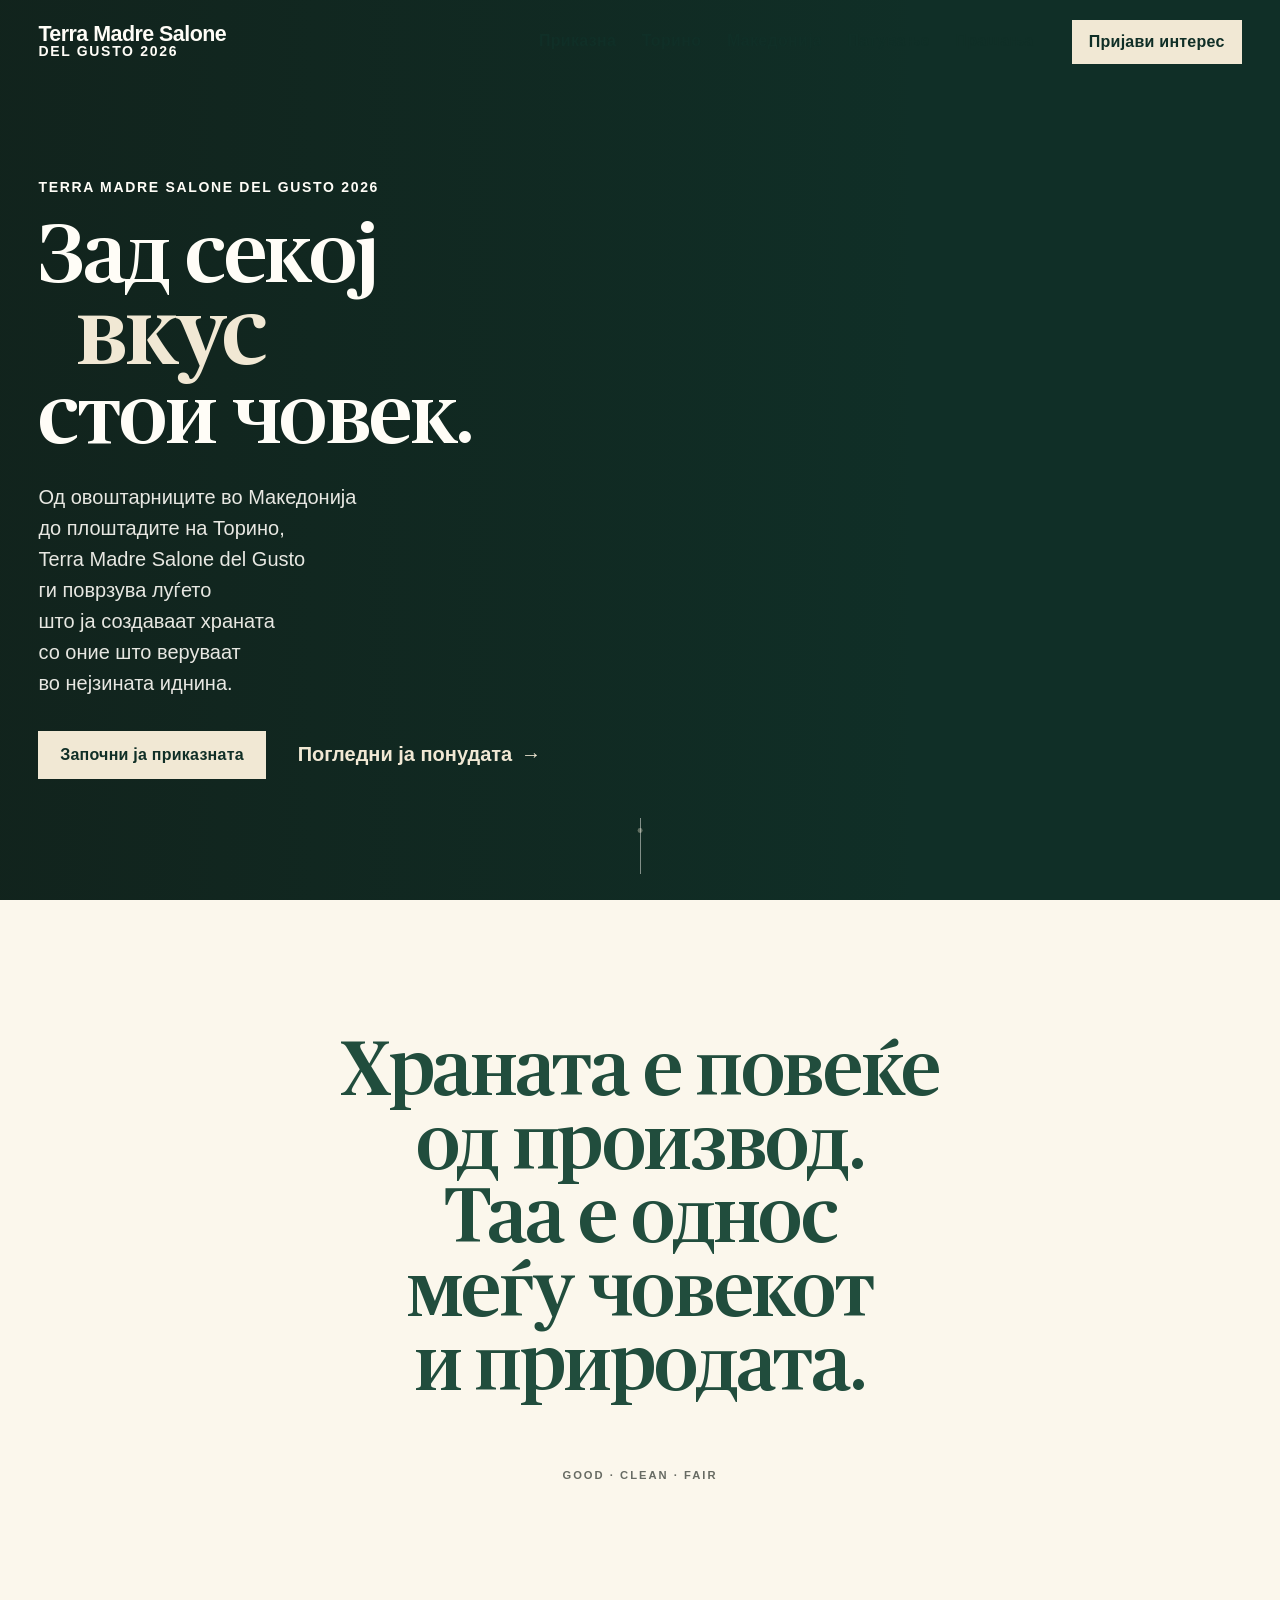
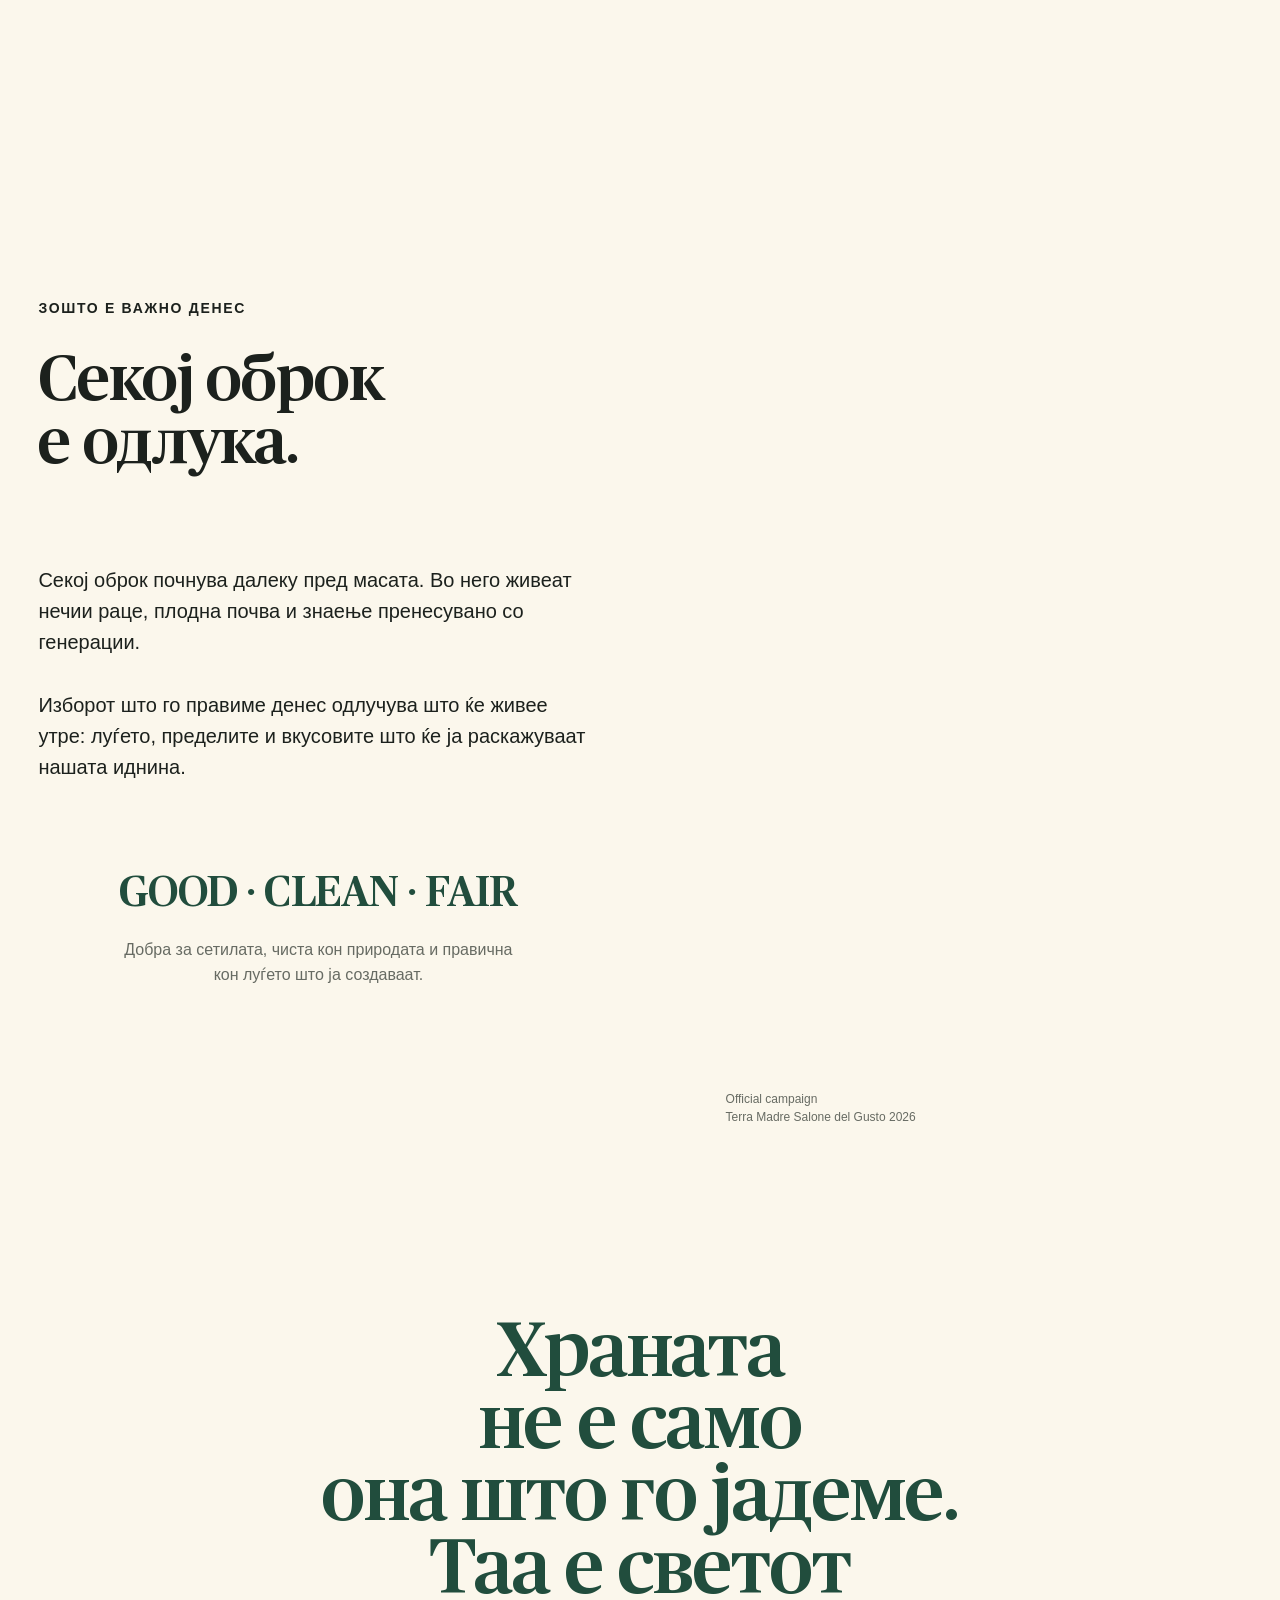
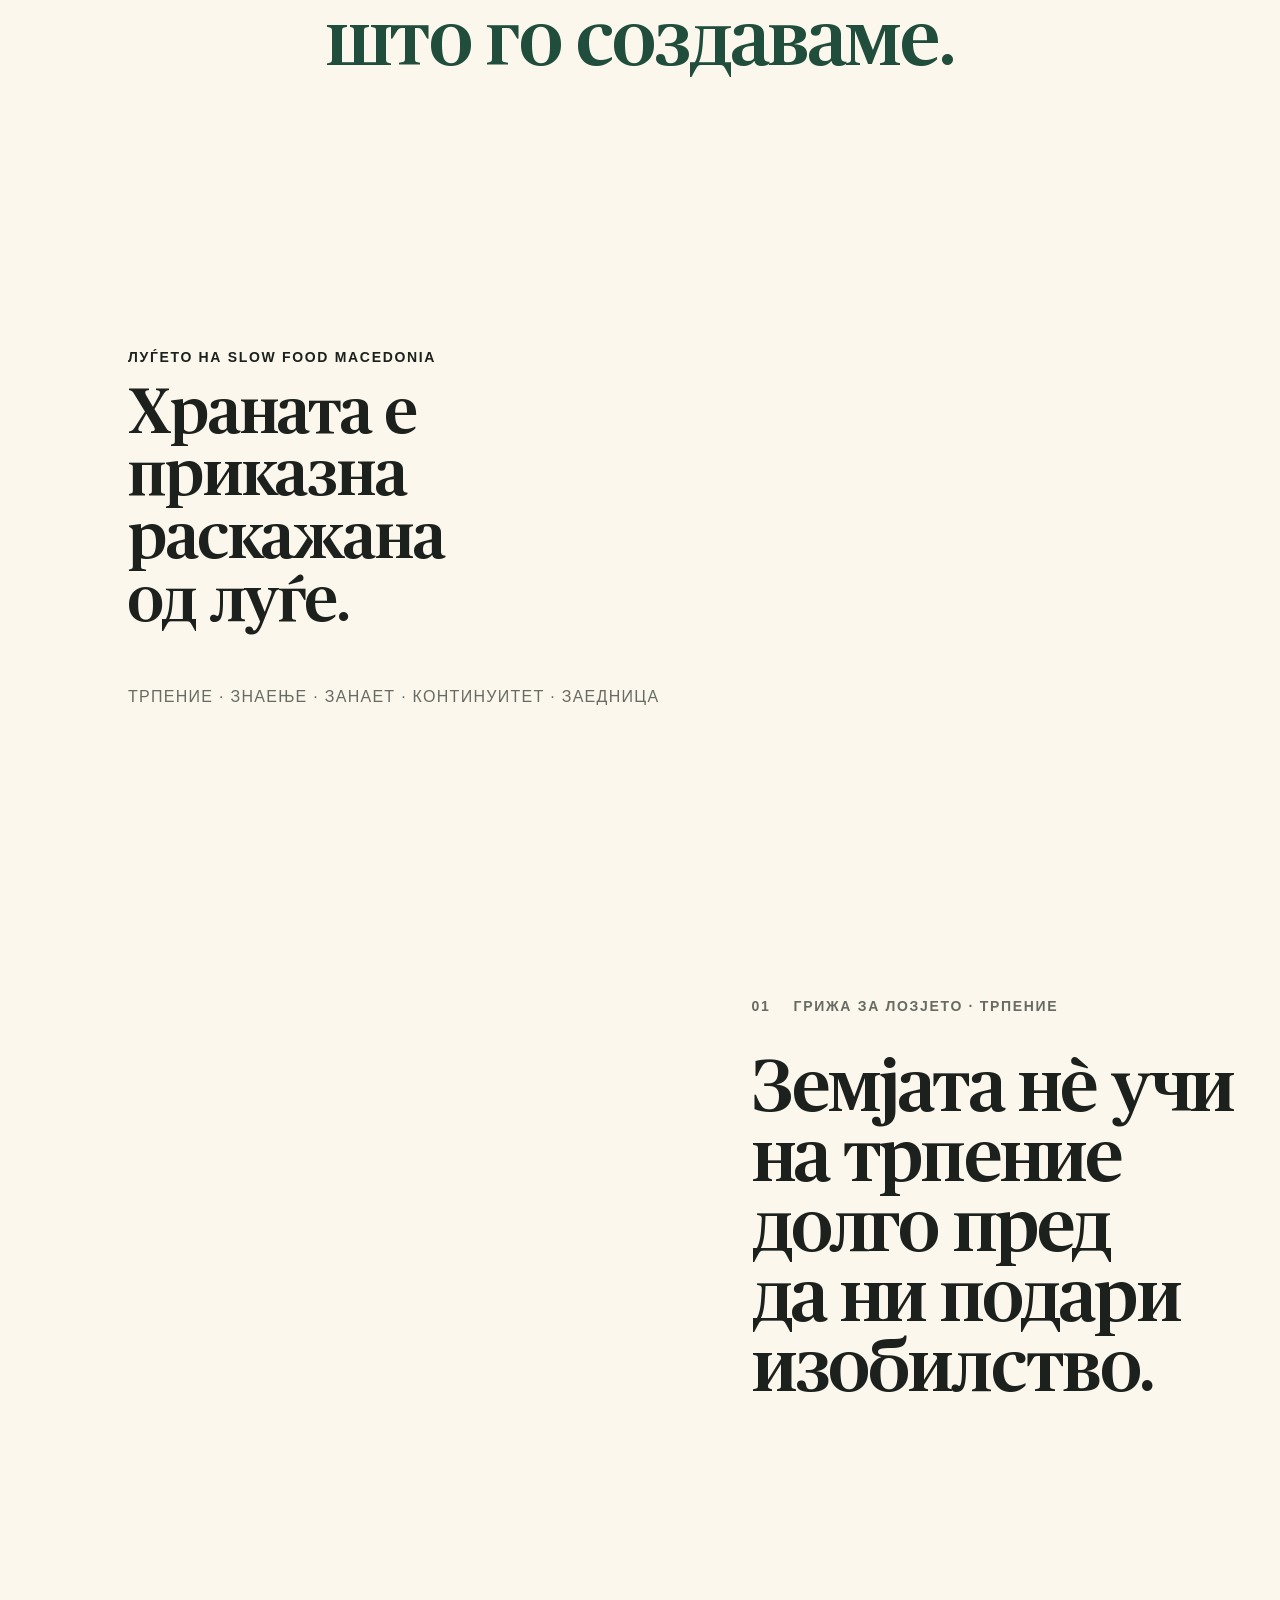
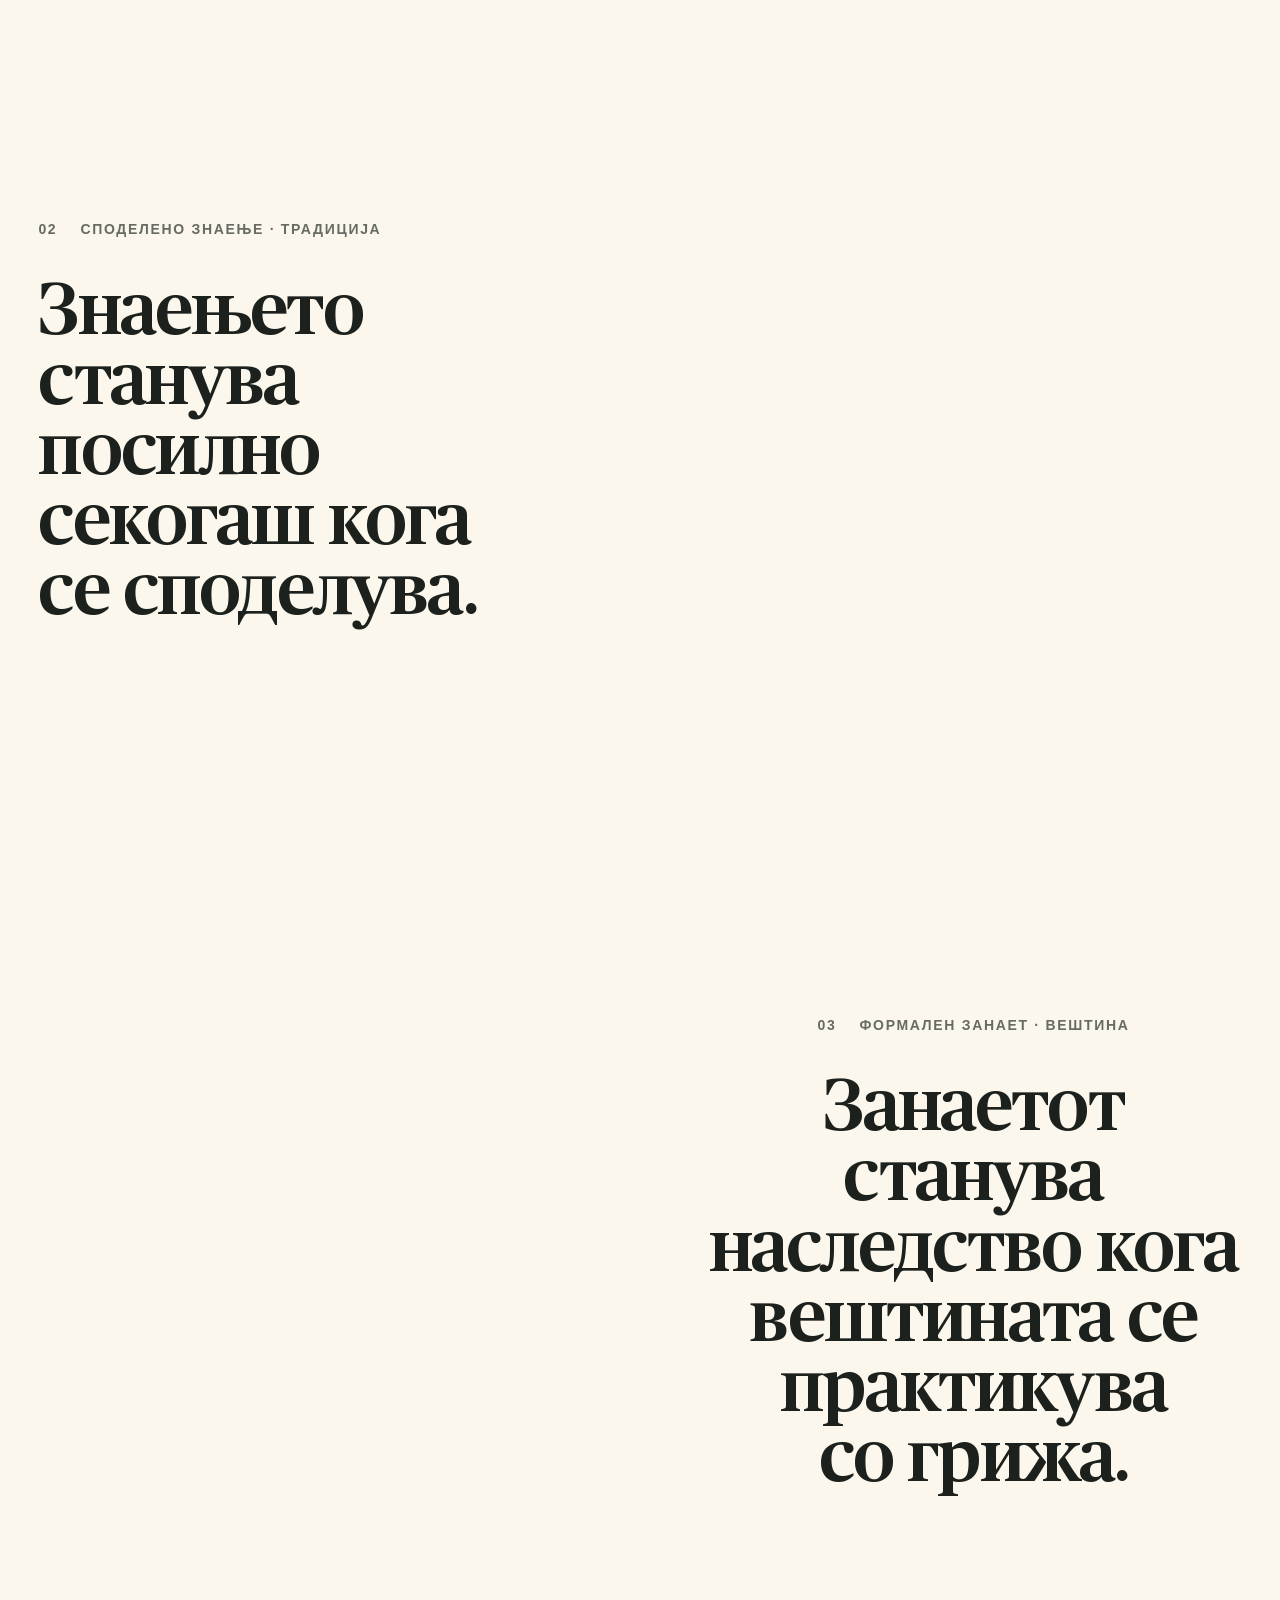
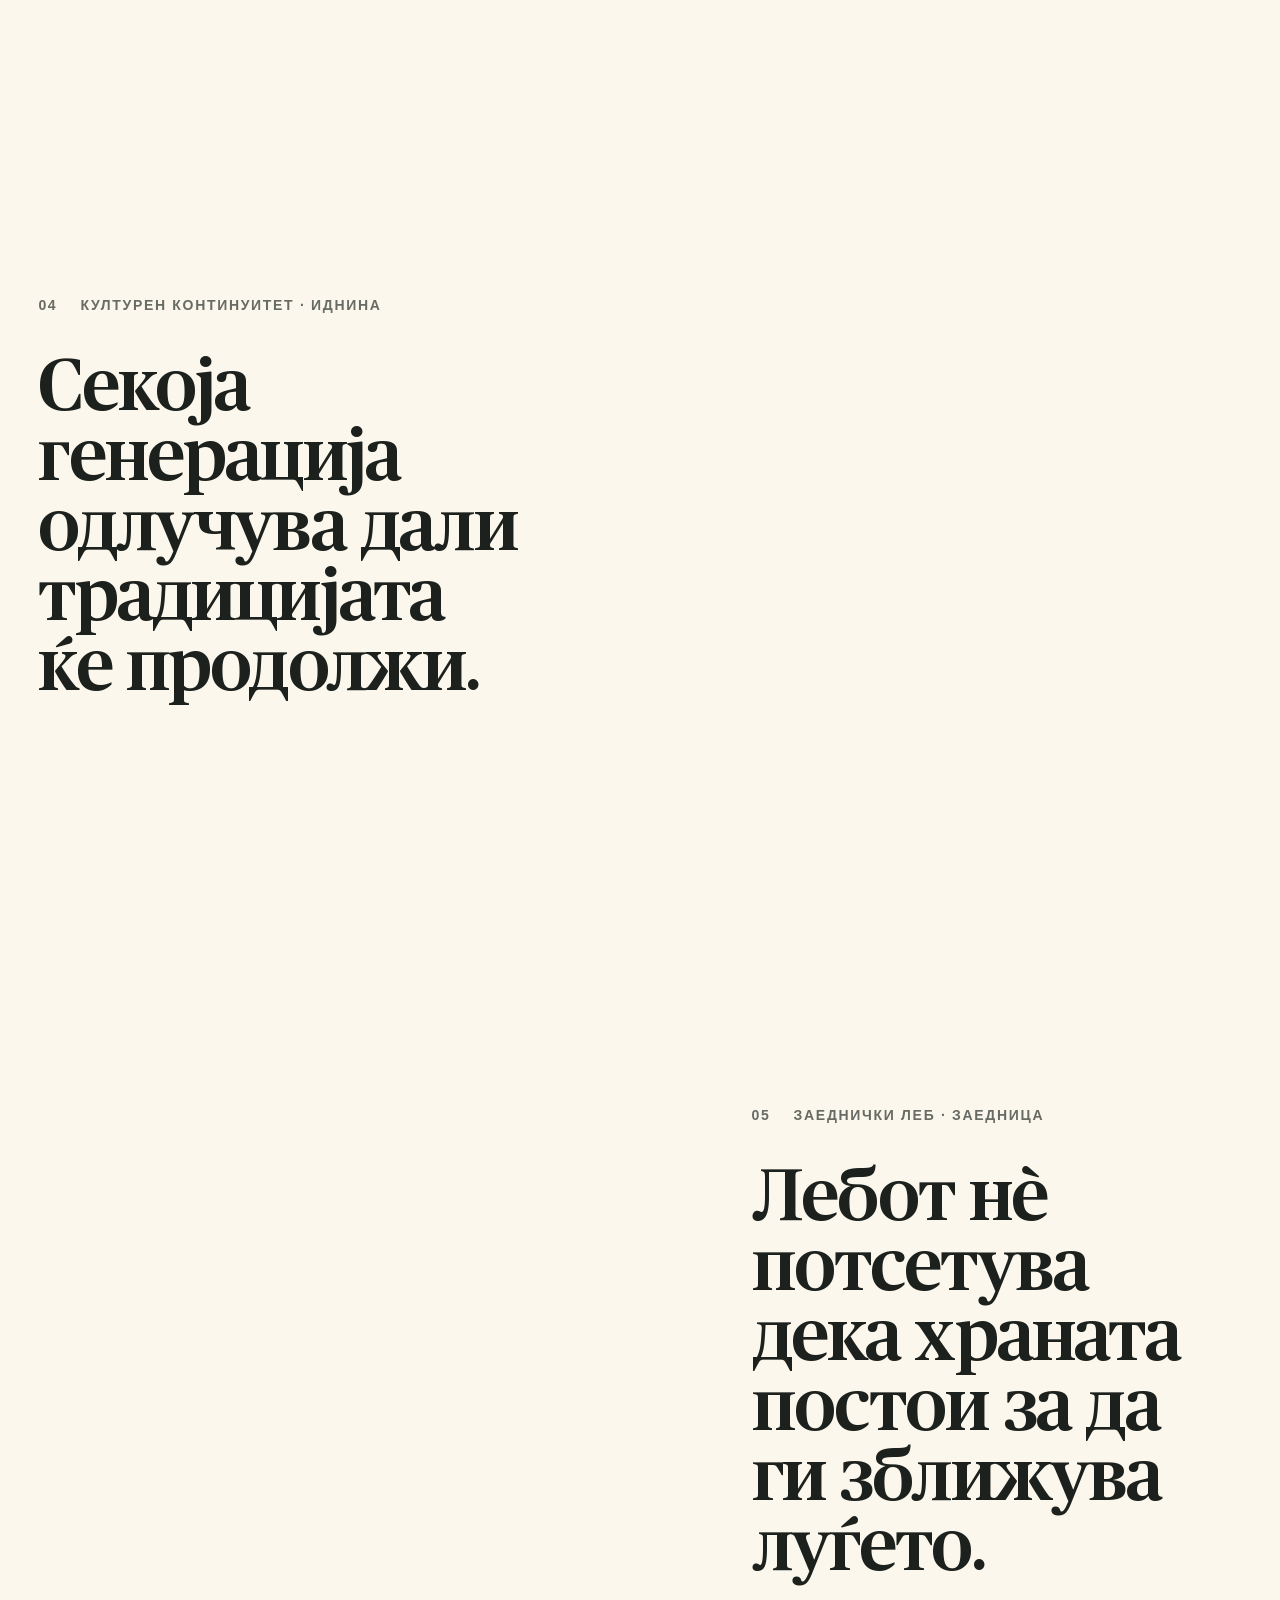
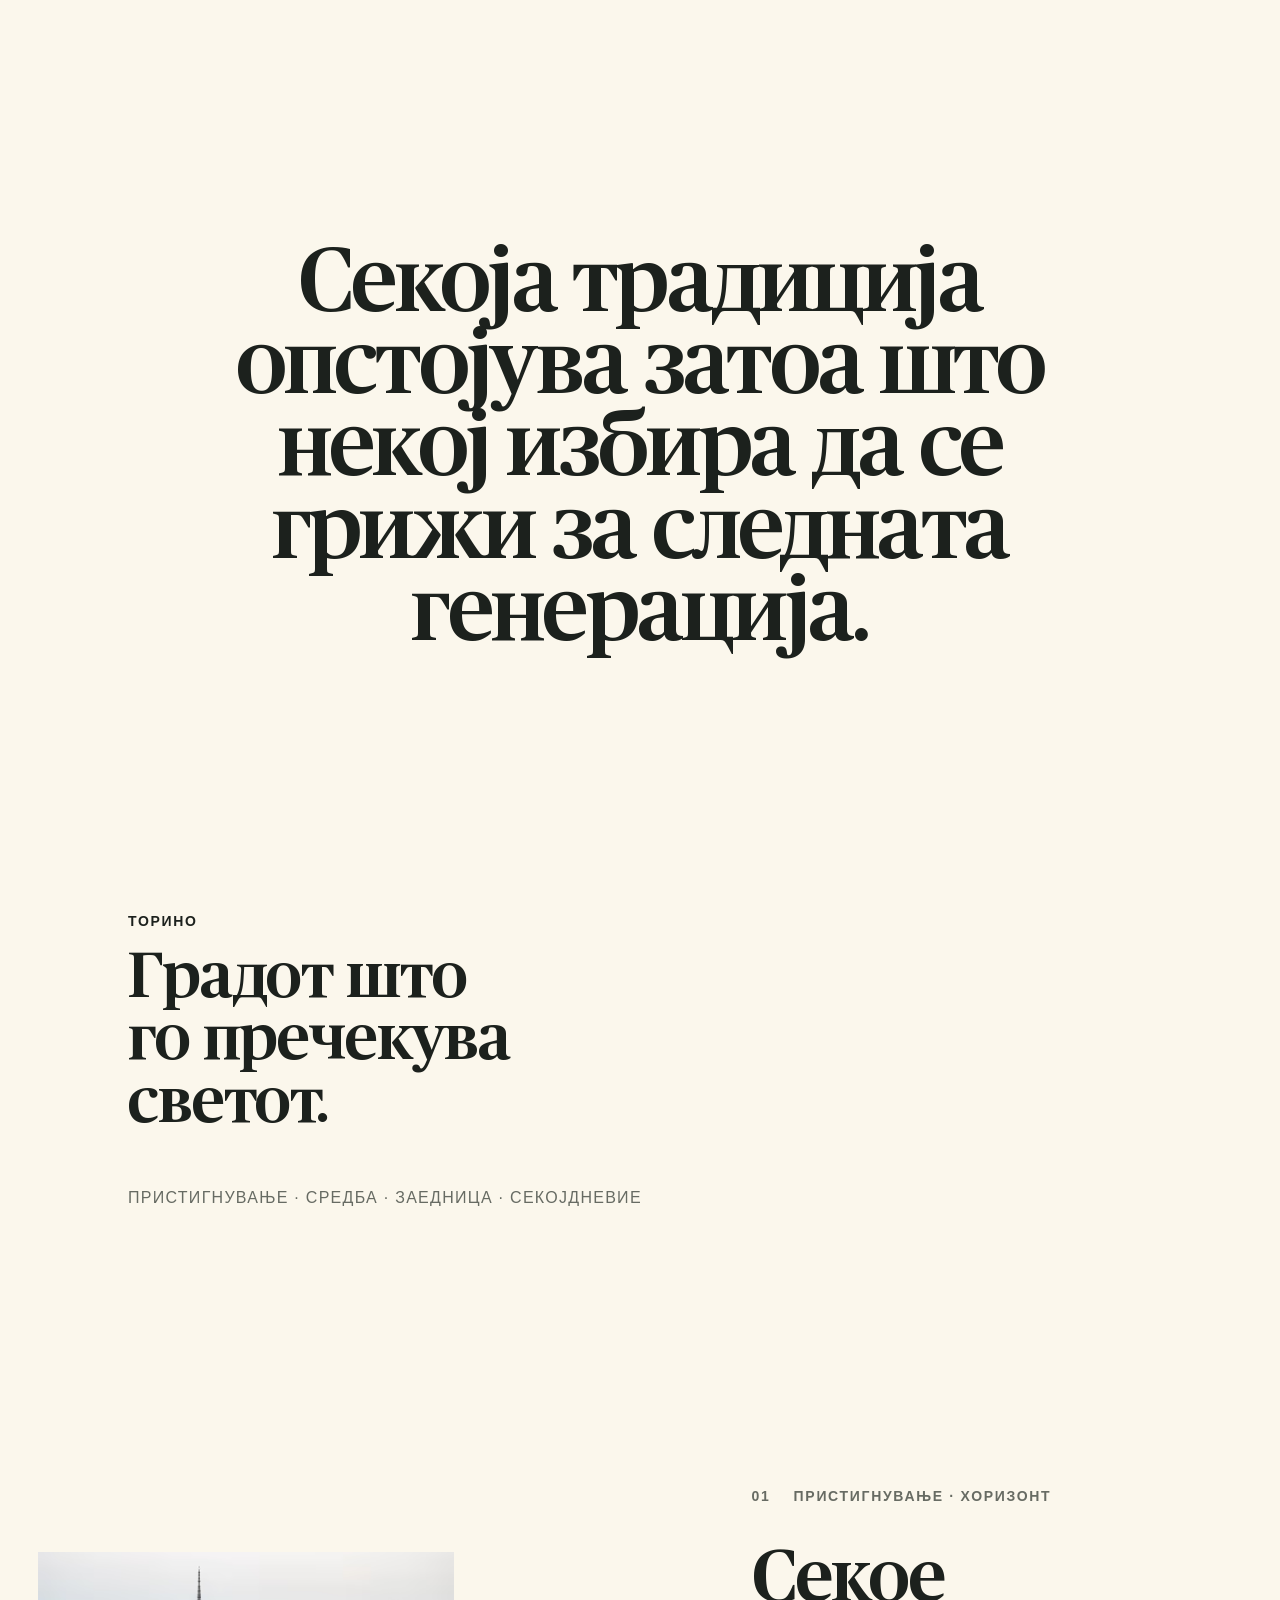
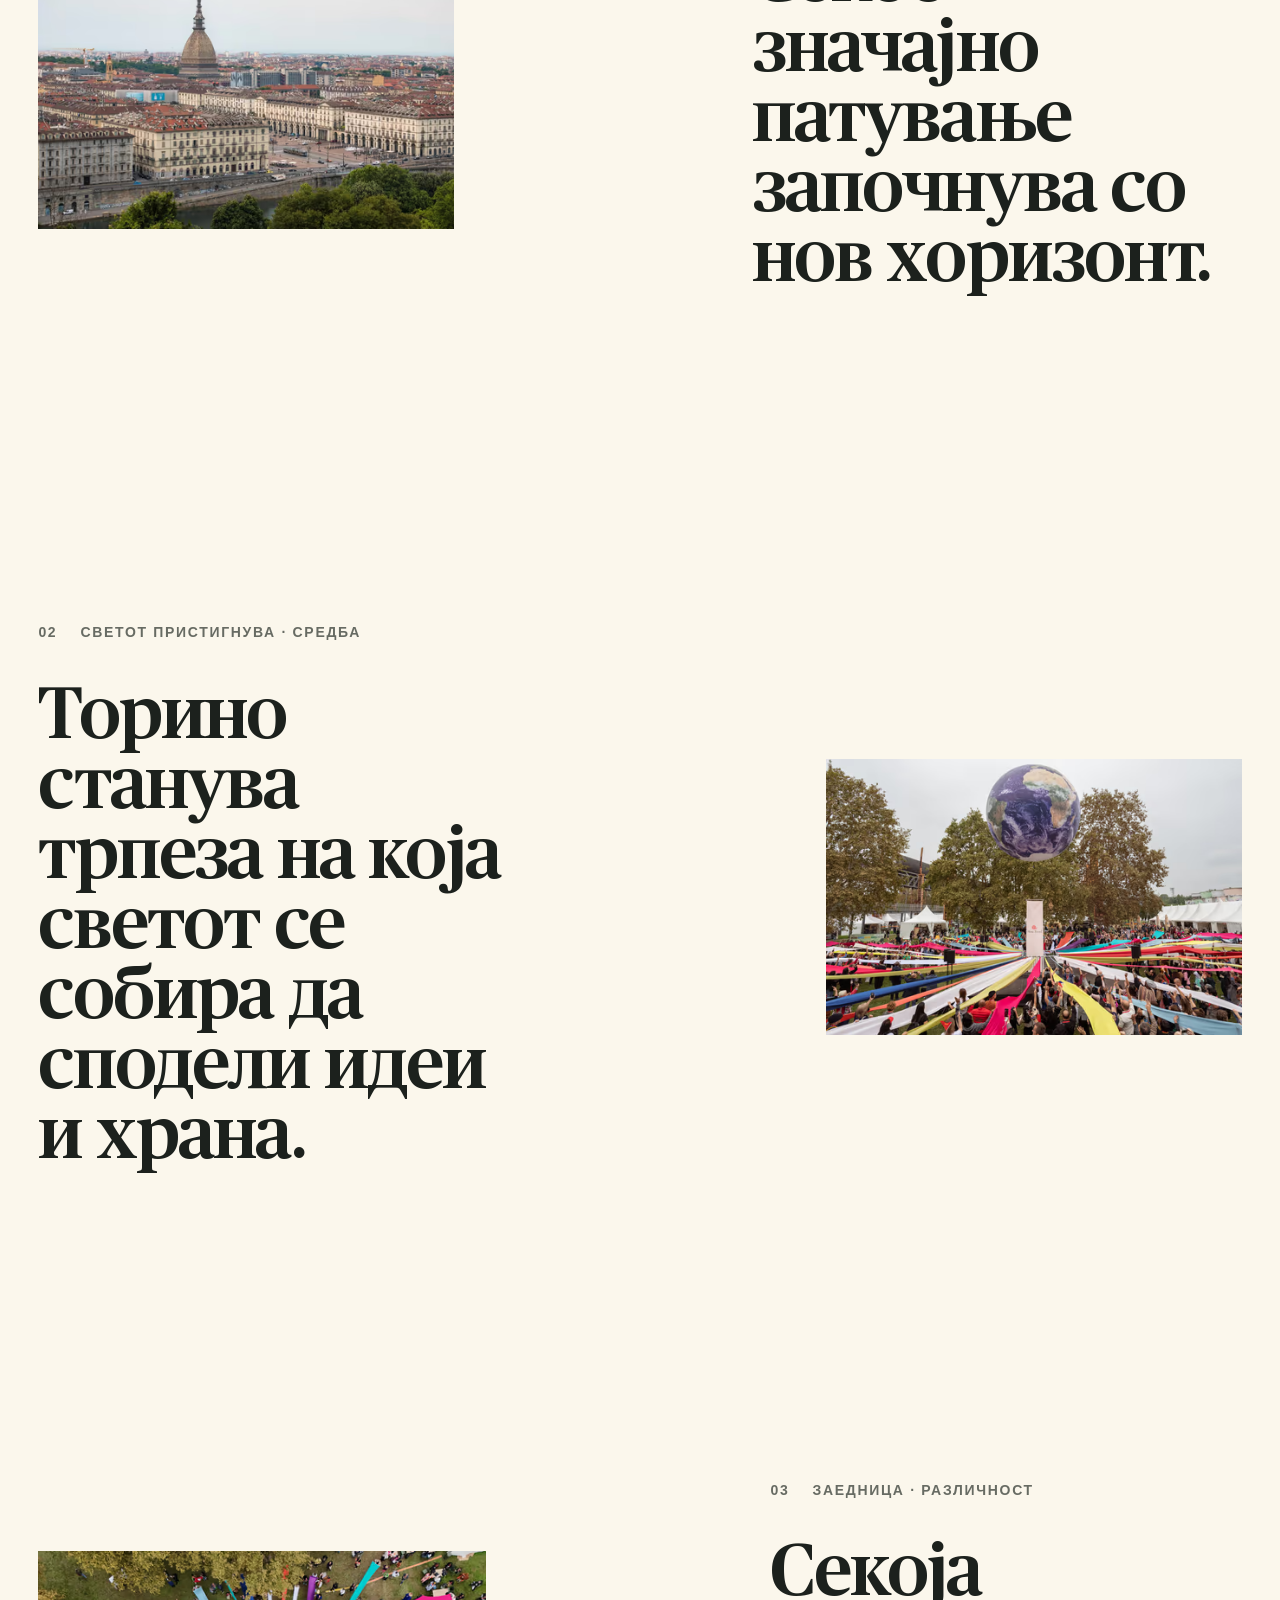
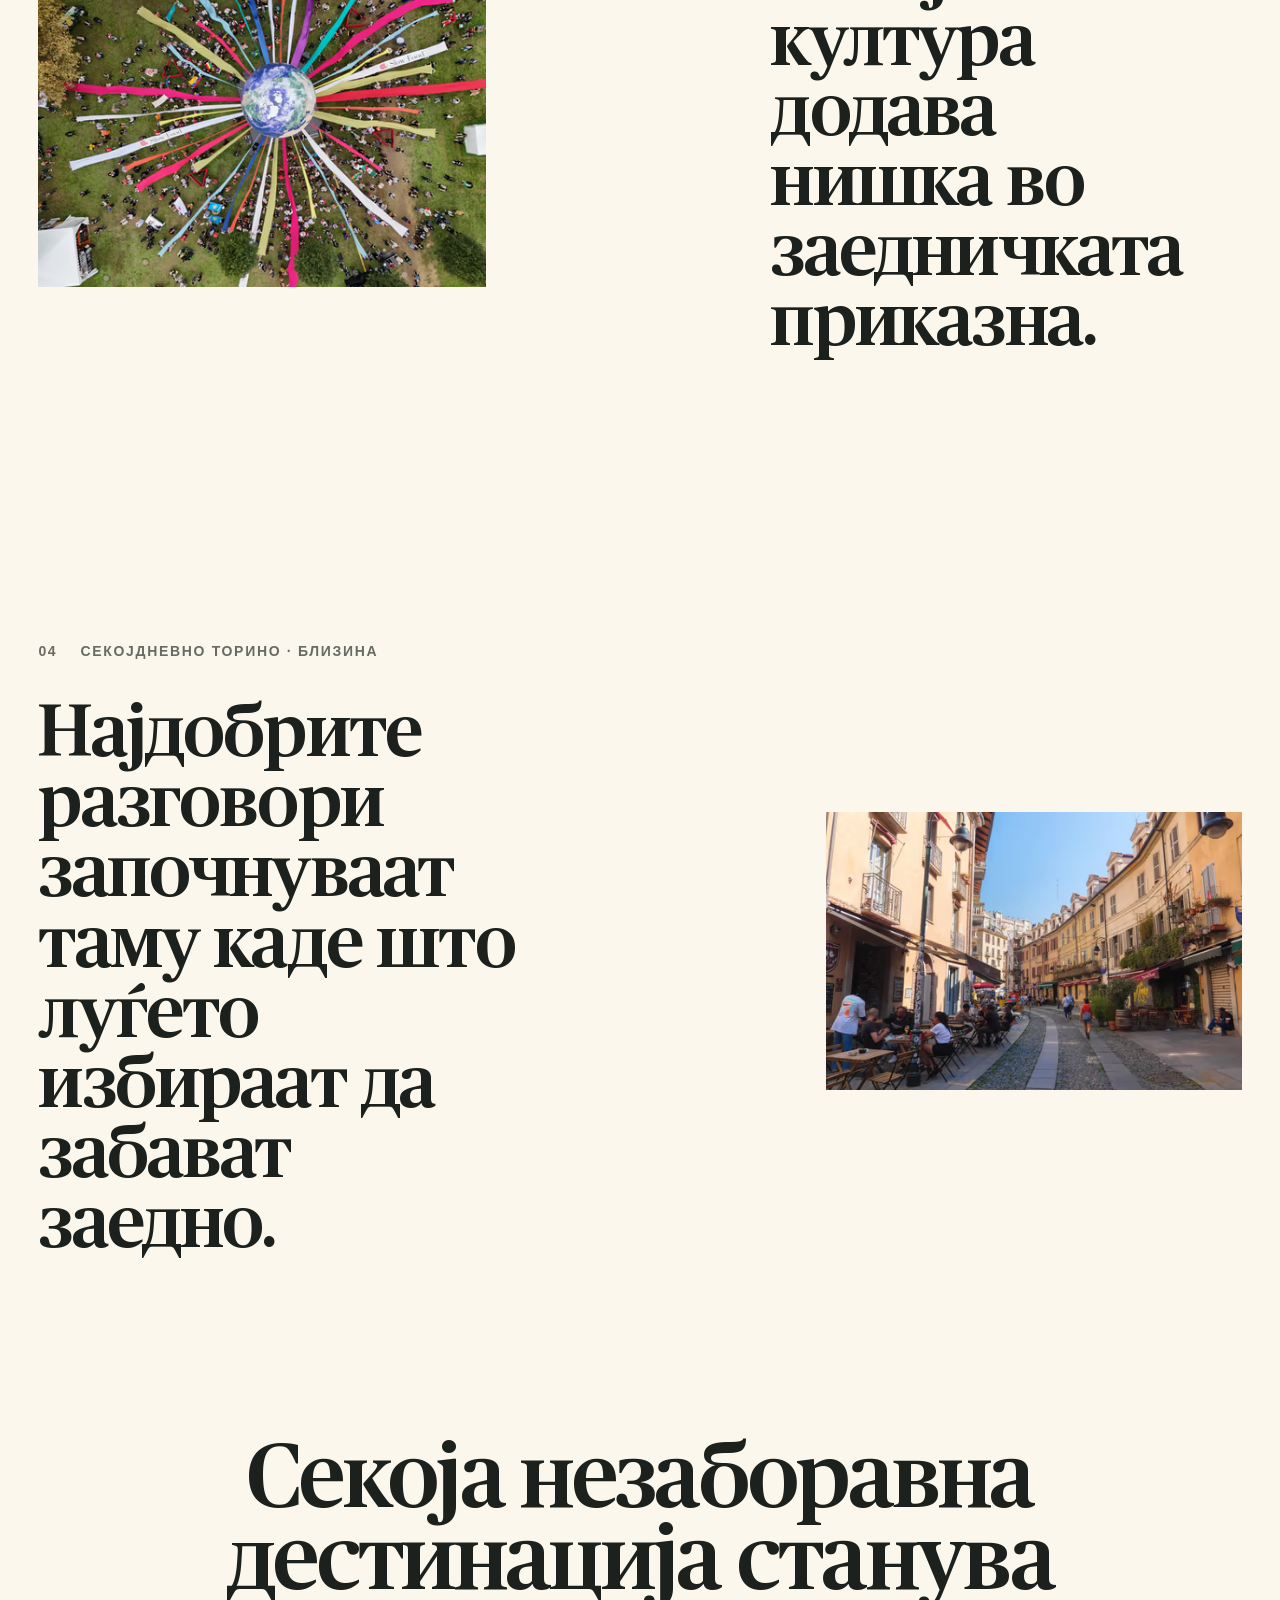
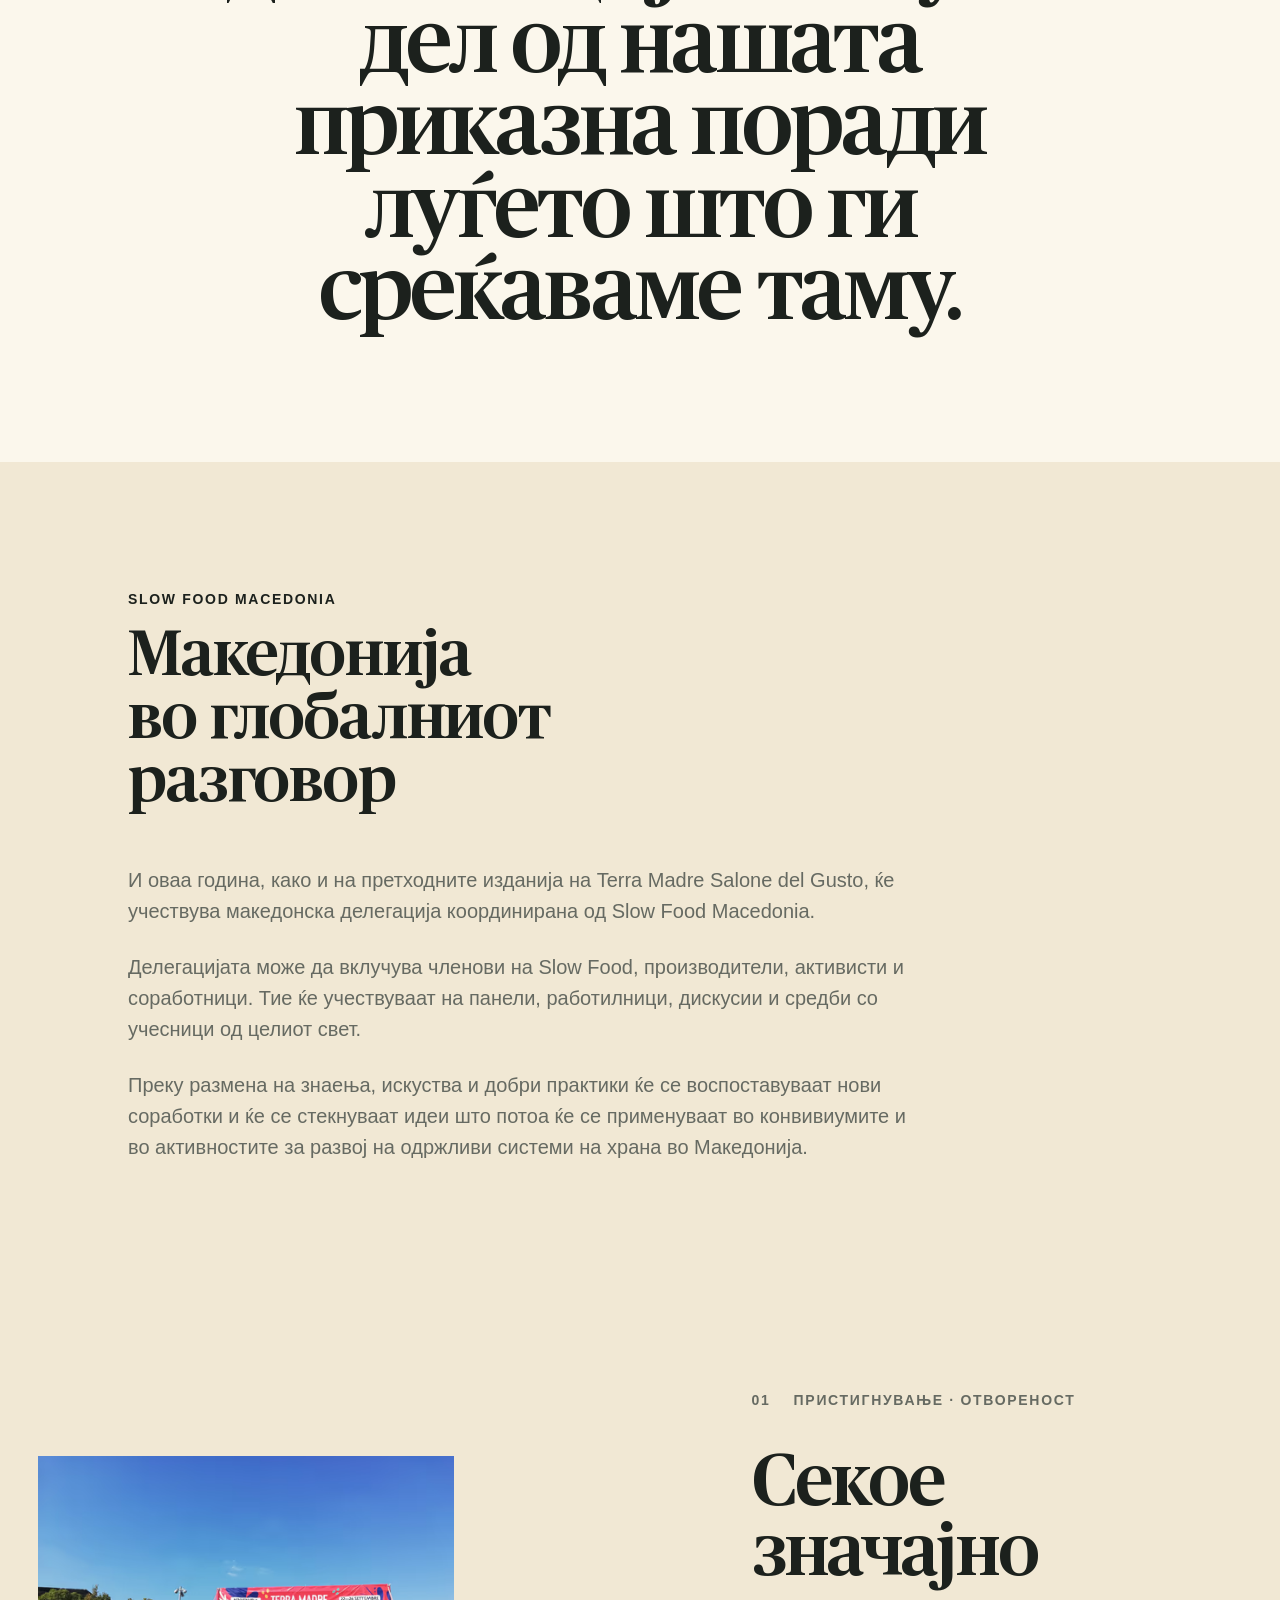
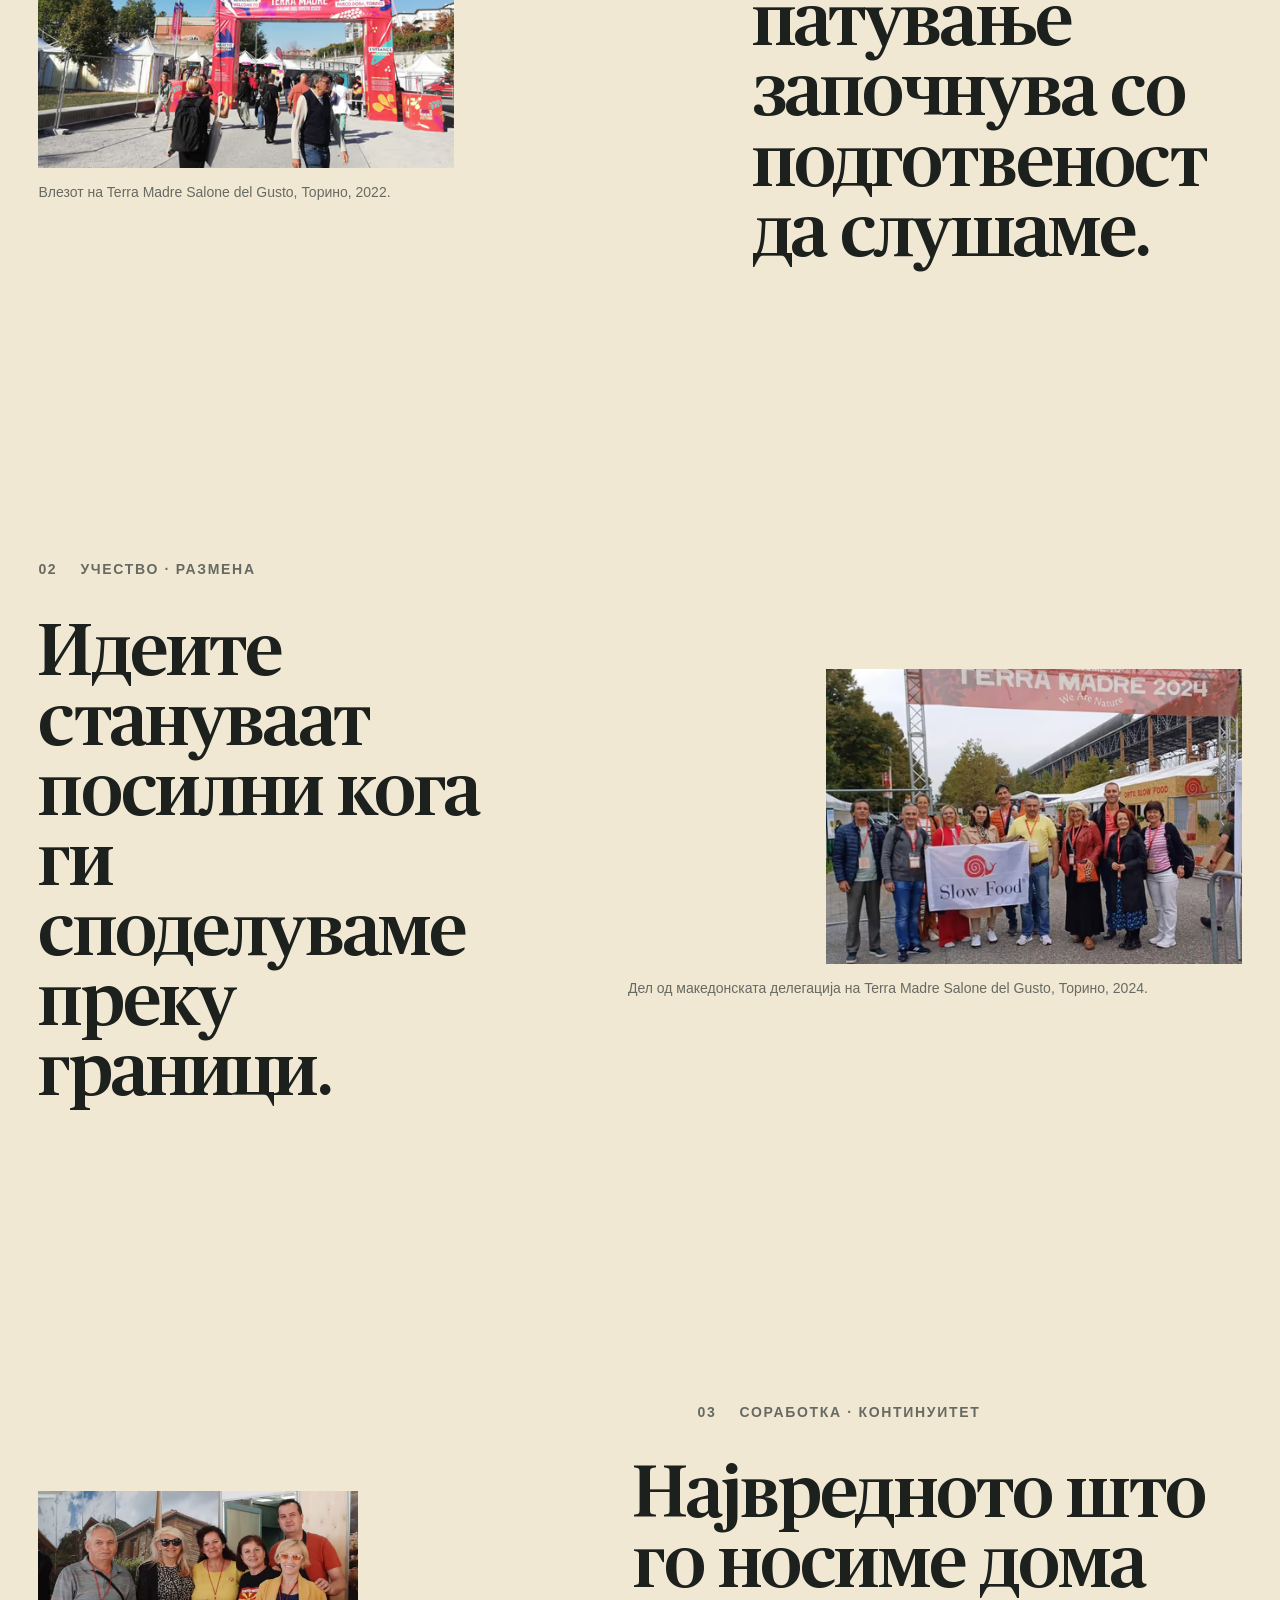
<file: index.html>
<!doctype html>
<html lang="mk" class="no-js">
<head>
<!-- Google tag (gtag.js) -->
<script async src="https://www.googletagmanager.com/gtag/js?id=G-M9CDMPTJWB"></script>
<script>
  window.dataLayer = window.dataLayer || [];
  function gtag(){dataLayer.push(arguments);}
  gtag('js', new Date());

  gtag('config', 'G-M9CDMPTJWB');
</script>
<script type="text/javascript">
    (function(c,l,a,r,i,t,y){
        c[a]=c[a]||function(){(c[a].q=c[a].q||[]).push(arguments)};
        t=l.createElement(r);t.async=1;t.src="https://www.clarity.ms/tag/"+i;
        y=l.getElementsByTagName(r)[0];y.parentNode.insertBefore(t,y);
    })(window, document, "clarity", "script", "xs8sid5qyp");
</script>
  <meta charset="utf-8">
  <meta name="viewport" content="width=device-width, initial-scale=1">
  <title>Terra Madre Salone del Gusto 2026 | Патување од Македонија</title>
  <meta name="description" content="Откријте го Terra Madre Salone del Gusto 2026 во Торино и организираното патување од Македонија од 23 до 28 септември.">
  <meta name="robots" content="index, follow">
  <meta name="theme-color" content="#173f32">
  <link rel="canonical" href="https://terramadre2026.org/">
  <link rel="icon" href="assets/icons/favicon.svg" type="image/svg+xml">

  <meta property="og:title" content="Terra Madre Salone del Gusto 2026 | Патување од Македонија">
  <meta property="og:description" content="Луѓе, вкусови, биодиверзитет и организирано патување од Македонија до Торино.">
  <meta property="og:type" content="website">
  <meta property="og:url" content="https://terramadre2026.org/">
  <meta property="og:locale" content="mk_MK">
  <meta property="og:site_name" content="Terra Madre Salone del Gusto 2026 — Македонија">
  <meta property="og:image" content="https://terramadre2026.org/assets/images/og/terramadre2026-og.jpg">
  <meta property="og:image:width" content="1200">
  <meta property="og:image:height" content="630">
  <meta property="og:image:alt" content="Жена со калинка во македонски овоштарник и информации за Terra Madre Salone del Gusto 2026 во Торино.">

  <meta name="twitter:card" content="summary_large_image">
  <meta name="twitter:title" content="Terra Madre Salone del Gusto 2026 | Патување од Македонија">
  <meta name="twitter:description" content="Откријте го настанот во Торино и организираното патување од Македонија.">
  <meta name="twitter:image" content="https://terramadre2026.org/assets/images/og/terramadre2026-og.jpg">
  <meta name="twitter:image:alt" content="Жена со калинка во македонски овоштарник и информации за Terra Madre Salone del Gusto 2026 во Торино.">

  <link rel="preconnect" href="https://fonts.googleapis.com">
  <link rel="preconnect" href="https://fonts.gstatic.com" crossorigin>
  <link rel="stylesheet" href="https://fonts.googleapis.com/css2?family=Google+Sans:wght@400..700&amp;family=Open+Sans:ital,wght@1,400&amp;display=swap">
  <link rel="preload" href="assets/fonts/publico-headline/PublicoHeadline-Medium-Web.woff2" as="font" type="font/woff2" crossorigin>
  <link rel="preload" as="image" type="image/avif" href="assets/images/optimized/hero/hero-macedonia-pomegranate-mobile-768.avif" imagesrcset="assets/images/optimized/hero/hero-macedonia-pomegranate-mobile-480.avif 480w, assets/images/optimized/hero/hero-macedonia-pomegranate-mobile-768.avif 768w, assets/images/optimized/hero/hero-macedonia-pomegranate-mobile-1024.avif 1024w" imagesizes="100vw" media="(max-width: 991px)">
  <link rel="preload" as="image" type="image/avif" href="assets/images/optimized/hero/hero-macedonia-pomegranate-desktop-1440.avif" imagesrcset="assets/images/optimized/hero/hero-macedonia-pomegranate-desktop-1024.avif 1024w, assets/images/optimized/hero/hero-macedonia-pomegranate-desktop-1440.avif 1440w, assets/images/optimized/hero/hero-macedonia-pomegranate-desktop-1920.avif 1920w" imagesizes="100vw" media="(min-width: 992px)">

  <link href="https://cdn.jsdelivr.net/npm/bootstrap@5.3.8/dist/css/bootstrap.min.css" rel="stylesheet" integrity="sha384-sRIl4kxILFvY47J16cr9ZwB07vP4J8+LH7qKQnuqkuIAvNWLzeN8tE5YBujZqJLB" crossorigin="anonymous">
  <link rel="stylesheet" href="assets/css/main.css">
  <link rel="stylesheet" href="assets/css/components.css">
  <script type="application/ld+json">
    {
      "@context": "https://schema.org",
      "@type": "WebSite",
      "name": "Terra Madre Salone del Gusto 2026 — Македонија",
      "url": "https://terramadre2026.org/",
      "description": "Terra Madre Salone del Gusto 2026 во Торино и организирано патување од Македонија.",
      "inLanguage": "mk"
    }
  </script>
</head>
<body class="home-page">
  <a class="skip-link" href="#main-content">Прескокни до главната содржина</a>

  <header class="site-header" data-site-header>
    <nav class="site-nav site-shell" aria-label="Главна навигација">
      <a class="site-brand" href="index.html" aria-label="Terra Madre Salone del Gusto 2026 — почетна страница">
        <span class="site-brand__primary">Terra Madre Salone</span>
        <span class="site-brand__secondary">del Gusto 2026</span>
      </a>

      <button class="nav-toggle" type="button" aria-expanded="false" aria-controls="primary-navigation" hidden>
        <span class="nav-toggle__label">Мени</span>
        <span class="nav-toggle__icon" aria-hidden="true"></span>
      </button>

      <div class="nav-panel" id="primary-navigation">
        <ul class="nav-list">
          <li><a href="#story">Приказна</a></li>
          <li><a href="#turin">Торино</a></li>
          <li><a href="#macedonia">Македонија</a></li>
          <li><a href="#travel">Патување</a></li>
          <li><a href="#faq">Прашања</a></li>
        </ul>
        <a class="button button--compact button--light nav-cta" href="#travel">Пријави интерес</a>
      </div>
    </nav>
  </header>

  <main id="main-content">
    <section class="opening" id="story" aria-labelledby="opening-title">
      <picture class="opening__visual">
        <source media="(max-width: 991px)" type="image/avif" srcset="assets/images/optimized/hero/hero-macedonia-pomegranate-mobile-480.avif 480w, assets/images/optimized/hero/hero-macedonia-pomegranate-mobile-768.avif 768w, assets/images/optimized/hero/hero-macedonia-pomegranate-mobile-1024.avif 1024w, assets/images/optimized/hero/hero-macedonia-pomegranate-mobile-1440.avif 1440w, assets/images/optimized/hero/hero-macedonia-pomegranate-mobile-1920.avif 1920w" sizes="100vw">
        <source media="(max-width: 991px)" type="image/webp" srcset="assets/images/optimized/hero/hero-macedonia-pomegranate-mobile-480.webp 480w, assets/images/optimized/hero/hero-macedonia-pomegranate-mobile-768.webp 768w, assets/images/optimized/hero/hero-macedonia-pomegranate-mobile-1024.webp 1024w, assets/images/optimized/hero/hero-macedonia-pomegranate-mobile-1440.webp 1440w, assets/images/optimized/hero/hero-macedonia-pomegranate-mobile-1920.webp 1920w" sizes="100vw">
        <source media="(max-width: 991px)" type="image/png" srcset="assets/images/optimized/hero/hero-macedonia-pomegranate-mobile-480.png 480w, assets/images/optimized/hero/hero-macedonia-pomegranate-mobile-768.png 768w, assets/images/optimized/hero/hero-macedonia-pomegranate-mobile-1024.png 1024w, assets/images/optimized/hero/hero-macedonia-pomegranate-mobile-1440.png 1440w, assets/images/optimized/hero/hero-macedonia-pomegranate-mobile-1920.png 1920w" sizes="100vw">
        <source type="image/avif" srcset="assets/images/optimized/hero/hero-macedonia-pomegranate-desktop-480.avif 480w, assets/images/optimized/hero/hero-macedonia-pomegranate-desktop-768.avif 768w, assets/images/optimized/hero/hero-macedonia-pomegranate-desktop-1024.avif 1024w, assets/images/optimized/hero/hero-macedonia-pomegranate-desktop-1440.avif 1440w, assets/images/optimized/hero/hero-macedonia-pomegranate-desktop-1920.avif 1920w" sizes="100vw">
        <source type="image/webp" srcset="assets/images/optimized/hero/hero-macedonia-pomegranate-desktop-480.webp 480w, assets/images/optimized/hero/hero-macedonia-pomegranate-desktop-768.webp 768w, assets/images/optimized/hero/hero-macedonia-pomegranate-desktop-1024.webp 1024w, assets/images/optimized/hero/hero-macedonia-pomegranate-desktop-1440.webp 1440w, assets/images/optimized/hero/hero-macedonia-pomegranate-desktop-1920.webp 1920w" sizes="100vw">
        <img
          src="assets/images/optimized/hero/hero-macedonia-pomegranate-desktop-1024.png"
          srcset="assets/images/optimized/hero/hero-macedonia-pomegranate-desktop-480.png 480w, assets/images/optimized/hero/hero-macedonia-pomegranate-desktop-768.png 768w, assets/images/optimized/hero/hero-macedonia-pomegranate-desktop-1024.png 1024w, assets/images/optimized/hero/hero-macedonia-pomegranate-desktop-1440.png 1440w, assets/images/optimized/hero/hero-macedonia-pomegranate-desktop-1920.png 1920w"
          sizes="100vw"
          width="1920"
          height="885"
          alt="Жена во македонски овоштарник држи калинка."
          fetchpriority="high"
          decoding="async">
      </picture>
      <div class="opening__overlay" aria-hidden="true"></div>
      <div class="site-shell opening__content">
        <p class="eyebrow opening__eyebrow" data-hero-reveal>Terra Madre Salone del Gusto 2026</p>
        <h1 id="opening-title" data-hero-reveal>
          <span>Зад секој</span>
          <span class="opening__focus">вкус</span>
          <span>стои човек.</span>
        </h1>
        <p class="opening__description" id="opening-description" data-hero-reveal>
          <span>Од овоштарниците во Македонија</span>
          <span>до плоштадите на Торино,</span>
          <span>Terra Madre Salone del Gusto</span>
          <span>ги поврзува луѓето</span>
          <span>што ја создаваат храната</span>
          <span>со оние што веруваат</span>
          <span>во нејзината иднина.</span>
        </p>
        <div class="opening__actions" data-hero-reveal>
          <a class="button opening__primary" href="#why-now">Започни ја приказната</a>
          <a class="opening__secondary" href="#travel">Погледни ја понудата <span aria-hidden="true">→</span></a>
        </div>
      </div>
      <a class="opening__scroll-cue" href="#why-now" aria-label="Продолжи кон приказната">
        <span class="opening__scroll-line" aria-hidden="true">
          <span class="opening__scroll-dot"></span>
        </span>
      </a>
    </section>

    <div class="editorial-interlude" aria-label="Уредничка пауза">
      <div class="editorial-interlude__inner" data-reveal>
        <p class="editorial-interlude__statement">
          <span>Храната е повеќе</span>
          <span>од производ.</span>
          <span>Таа е однос</span>
          <span>меѓу човекот</span>
          <span>и природата.</span>
        </p>
        <p class="editorial-interlude__principle" lang="en">Good · Clean · Fair</p>
      </div>
    </div>

    <section class="chapter chapter--paper why-now" id="why-now" aria-labelledby="why-title">
      <div class="site-shell">
        <div class="why-now__spread">
          <div class="why-now__copy">
            <p class="eyebrow">ЗОШТО Е ВАЖНО ДЕНЕС</p>
            <h2 id="why-title">
              <span>Секој оброк</span>
              <span>е одлука.</span>
            </h2>
            <div class="why-now__body">
              <p>Секој оброк почнува далеку пред масата. Во него живеат нечии раце, плодна почва и знаење пренесувано со генерации.</p>
              <p>Изборот што го правиме денес одлучува што ќе живее утре: луѓето, пределите и вкусовите што ќе ја раскажуваат нашата иднина.</p>
            </div>
            <div class="editorial-triad" aria-label="Good, Clean, Fair">
              <p class="editorial-triad__terms">
                <span lang="en">GOOD</span>
                <span aria-hidden="true">·</span>
                <span lang="en">CLEAN</span>
                <span aria-hidden="true">·</span>
                <span lang="en">FAIR</span>
              </p>
              <p class="editorial-triad__note">Добра за сетилата, чиста кон природата и правична кон луѓето што ја создаваат.</p>
            </div>
          </div>

          <figure class="campaign-exhibit">
            <picture>
              <source type="image/avif" srcset="assets/images/optimized/editorial/campaign/biodiversity-be-diversity-480.avif 480w, assets/images/optimized/editorial/campaign/biodiversity-be-diversity-768.avif 768w, assets/images/optimized/editorial/campaign/biodiversity-be-diversity-1080.avif 1080w" sizes="(max-width: 767px) calc(100vw - 2rem), (max-width: 1199px) 42vw, 38rem">
              <source type="image/webp" srcset="assets/images/optimized/editorial/campaign/biodiversity-be-diversity-480.webp 480w, assets/images/optimized/editorial/campaign/biodiversity-be-diversity-768.webp 768w, assets/images/optimized/editorial/campaign/biodiversity-be-diversity-1080.webp 1080w" sizes="(max-width: 767px) calc(100vw - 2rem), (max-width: 1199px) 42vw, 38rem">
            <img
              src="assets/images/optimized/editorial/campaign/biodiversity-be-diversity-768.png"
              srcset="assets/images/optimized/editorial/campaign/biodiversity-be-diversity-480.png 480w, assets/images/optimized/editorial/campaign/biodiversity-be-diversity-768.png 768w, assets/images/optimized/editorial/campaign/biodiversity-be-diversity-1080.png 1080w"
              sizes="(max-width: 767px) calc(100vw - 2rem), (max-width: 1199px) 42vw, 38rem"
              width="1080"
              height="1920"
              alt="Официјален кампањски визуел за Terra Madre Salone del Gusto 2026 со порака Biodiversity — Be Diversity."
              loading="lazy"
              decoding="async">
            </picture>
            <figcaption class="campaign-exhibit__caption">
              <span lang="en">Official campaign</span>
              <span>Terra Madre Salone del Gusto 2026</span>
            </figcaption>
          </figure>
        </div>

        <p class="why-now__closing">
          <span>Храната</span>
          <span>не е само</span>
          <span>она што го јадеме.</span>
          <span>Таа е светот</span>
          <span>што го создаваме.</span>
        </p>
      </div>
    </section>

    <section class="chapter people-catalogue" id="people" aria-labelledby="people-title">
      <header class="site-shell people-catalogue__intro">
        <p class="eyebrow">ЛУЃЕТО НА SLOW FOOD MACEDONIA</p>
        <h2 id="people-title">Храната е приказна раскажана од луѓе.</h2>
        <p class="people-catalogue__themes">Трпение · Знаење · Занает · Континуитет · Заедница</p>
      </header>

      <div class="people-catalogue__scenes">
        <article class="people-scene people-scene--left" aria-labelledby="people-scene-01">
          <figure class="people-scene__image">
            <picture>
              <source type="image/avif" srcset="assets/images/optimized/editorial/people/vineyard-grower-480.avif 480w, assets/images/optimized/editorial/people/vineyard-grower-709.avif 709w" sizes="(max-width: 767px) calc(100vw - 2rem), (max-width: 1439px) 52vw, 48rem">
              <source type="image/webp" srcset="assets/images/optimized/editorial/people/vineyard-grower-480.webp 480w, assets/images/optimized/editorial/people/vineyard-grower-709.webp 709w" sizes="(max-width: 767px) calc(100vw - 2rem), (max-width: 1439px) 52vw, 48rem">
            <img
              src="assets/images/optimized/editorial/people/vineyard-grower-709.jpg"
              srcset="assets/images/optimized/editorial/people/vineyard-grower-480.jpg 480w, assets/images/optimized/editorial/people/vineyard-grower-709.jpg 709w"
              sizes="(max-width: 767px) calc(100vw - 2rem), (max-width: 1439px) 52vw, 48rem"
              width="709"
              height="709"
              alt="Маж внимателно работи со лозово растение меѓу редови винова лоза."
              loading="lazy"
              decoding="async">
            </picture>
          </figure>
          <div class="site-shell people-scene__copy">
            <p class="people-scene__meta"><span>01</span> Грижа за лозјето · Трпение</p>
            <h3 id="people-scene-01">Земјата нè учи на трпение долго пред да ни подари изобилство.</h3>
          </div>
        </article>

        <article class="people-scene people-scene--right" aria-labelledby="people-scene-02">
          <figure class="people-scene__image">
            <picture>
              <source type="image/avif" srcset="assets/images/optimized/editorial/people/vineyard-two-generations-480.avif 480w, assets/images/optimized/editorial/people/vineyard-two-generations-768.avif 768w, assets/images/optimized/editorial/people/vineyard-two-generations-1166.avif 1166w" sizes="(max-width: 767px) calc(100vw - 2rem), (max-width: 1439px) 52vw, 48rem">
              <source type="image/webp" srcset="assets/images/optimized/editorial/people/vineyard-two-generations-480.webp 480w, assets/images/optimized/editorial/people/vineyard-two-generations-768.webp 768w, assets/images/optimized/editorial/people/vineyard-two-generations-1166.webp 1166w" sizes="(max-width: 767px) calc(100vw - 2rem), (max-width: 1439px) 52vw, 48rem">
            <img
              src="assets/images/optimized/editorial/people/vineyard-two-generations-768.jpg"
              srcset="assets/images/optimized/editorial/people/vineyard-two-generations-480.jpg 480w, assets/images/optimized/editorial/people/vineyard-two-generations-768.jpg 768w, assets/images/optimized/editorial/people/vineyard-two-generations-1166.jpg 1166w"
              sizes="(max-width: 767px) calc(100vw - 2rem), (max-width: 1439px) 52vw, 48rem"
              width="1166"
              height="1146"
              alt="Двајца мажи од различна возраст разговараат и покажуваат кон винова лоза."
              loading="lazy"
              decoding="async">
            </picture>
          </figure>
          <div class="site-shell people-scene__copy">
            <p class="people-scene__meta"><span>02</span> Споделено знаење · Традиција</p>
            <h3 id="people-scene-02">Знаењето станува посилно секогаш кога се споделува.</h3>
          </div>
        </article>

        <article class="people-scene people-scene--center" aria-labelledby="people-scene-03">
          <figure class="people-scene__image">
            <picture>
              <source type="image/avif" srcset="assets/images/optimized/editorial/people/cheesemaker-480.avif 480w, assets/images/optimized/editorial/people/cheesemaker-768.avif 768w, assets/images/optimized/editorial/people/cheesemaker-827.avif 827w" sizes="(max-width: 767px) calc(100vw - 2rem), (max-width: 1439px) 52vw, 48rem">
              <source type="image/webp" srcset="assets/images/optimized/editorial/people/cheesemaker-480.webp 480w, assets/images/optimized/editorial/people/cheesemaker-768.webp 768w, assets/images/optimized/editorial/people/cheesemaker-827.webp 827w" sizes="(max-width: 767px) calc(100vw - 2rem), (max-width: 1439px) 52vw, 48rem">
            <img
              src="assets/images/optimized/editorial/people/cheesemaker-768.jpg"
              srcset="assets/images/optimized/editorial/people/cheesemaker-480.jpg 480w, assets/images/optimized/editorial/people/cheesemaker-768.jpg 768w, assets/images/optimized/editorial/people/cheesemaker-827.jpg 827w"
              sizes="(max-width: 767px) calc(100vw - 2rem), (max-width: 1439px) 52vw, 48rem"
              width="827"
              height="1187"
              alt="Маж во облека од природни текстури држи мал тркалезен производ пред темна заднина."
              loading="lazy"
              decoding="async">
            </picture>
          </figure>
          <div class="site-shell people-scene__copy">
            <p class="people-scene__meta"><span>03</span> Формален занает · Вештина</p>
            <h3 id="people-scene-03">Занаетот станува наследство кога вештината се практикува со грижа.</h3>
          </div>
        </article>

        <article class="people-scene people-scene--right" aria-labelledby="people-scene-04">
          <figure class="people-scene__image">
            <picture>
              <source type="image/avif" srcset="assets/images/optimized/editorial/people/mother-and-child-480.avif 480w, assets/images/optimized/editorial/people/mother-and-child-768.avif 768w, assets/images/optimized/editorial/people/mother-and-child-1024.avif 1024w, assets/images/optimized/editorial/people/mother-and-child-1440.avif 1440w, assets/images/optimized/editorial/people/mother-and-child-1536.avif 1536w" sizes="(max-width: 767px) calc(100vw - 2rem), (max-width: 1439px) 52vw, 48rem">
              <source type="image/webp" srcset="assets/images/optimized/editorial/people/mother-and-child-480.webp 480w, assets/images/optimized/editorial/people/mother-and-child-768.webp 768w, assets/images/optimized/editorial/people/mother-and-child-1024.webp 1024w, assets/images/optimized/editorial/people/mother-and-child-1440.webp 1440w, assets/images/optimized/editorial/people/mother-and-child-1536.webp 1536w" sizes="(max-width: 767px) calc(100vw - 2rem), (max-width: 1439px) 52vw, 48rem">
            <img
              src="assets/images/optimized/editorial/people/mother-and-child-1024.jpg"
              srcset="assets/images/optimized/editorial/people/mother-and-child-480.jpg 480w, assets/images/optimized/editorial/people/mother-and-child-768.jpg 768w, assets/images/optimized/editorial/people/mother-and-child-1024.jpg 1024w, assets/images/optimized/editorial/people/mother-and-child-1440.jpg 1440w, assets/images/optimized/editorial/people/mother-and-child-1536.jpg 1536w"
              sizes="(max-width: 767px) calc(100vw - 2rem), (max-width: 1439px) 52vw, 48rem"
              width="1536"
              height="2048"
              alt="Жена и момче држат илустриран материјал на настан на Slow Food Macedonia."
              loading="lazy"
              decoding="async">
            </picture>
          </figure>
          <div class="site-shell people-scene__copy">
            <p class="people-scene__meta"><span>04</span> Културен континуитет · Иднина</p>
            <h3 id="people-scene-04">Секоја генерација одлучува дали традицијата ќе продолжи.</h3>
          </div>
        </article>

        <article class="people-scene people-scene--left" aria-labelledby="people-scene-05">
          <figure class="people-scene__image">
            <picture>
              <source type="image/avif" srcset="assets/images/optimized/editorial/people/bread-480.avif 480w, assets/images/optimized/editorial/people/bread-768.avif 768w, assets/images/optimized/editorial/people/bread-1024.avif 1024w, assets/images/optimized/editorial/people/bread-1440.avif 1440w, assets/images/optimized/editorial/people/bread-1536.avif 1536w" sizes="(max-width: 767px) calc(100vw - 2rem), (max-width: 1439px) 52vw, 48rem">
              <source type="image/webp" srcset="assets/images/optimized/editorial/people/bread-480.webp 480w, assets/images/optimized/editorial/people/bread-768.webp 768w, assets/images/optimized/editorial/people/bread-1024.webp 1024w, assets/images/optimized/editorial/people/bread-1440.webp 1440w, assets/images/optimized/editorial/people/bread-1536.webp 1536w" sizes="(max-width: 767px) calc(100vw - 2rem), (max-width: 1439px) 52vw, 48rem">
            <img
              src="assets/images/optimized/editorial/people/bread-1024.jpg"
              srcset="assets/images/optimized/editorial/people/bread-480.jpg 480w, assets/images/optimized/editorial/people/bread-768.jpg 768w, assets/images/optimized/editorial/people/bread-1024.jpg 1024w, assets/images/optimized/editorial/people/bread-1440.jpg 1440w, assets/images/optimized/editorial/people/bread-1536.jpg 1536w"
              sizes="(max-width: 767px) calc(100vw - 2rem), (max-width: 1439px) 52vw, 48rem"
              width="1536"
              height="2048"
              alt="Насмеана жена држи голем тркалезен леб пред маса на Slow Food."
              loading="lazy"
              decoding="async">
            </picture>
          </figure>
          <div class="site-shell people-scene__copy">
            <p class="people-scene__meta"><span>05</span> Заеднички леб · Заедница</p>
            <h3 id="people-scene-05">Лебот нè потсетува дека храната постои за да ги зближува луѓето.</h3>
          </div>
        </article>
      </div>

      <footer class="site-shell people-catalogue__closing">
        <p>Секоја традиција опстојува затоа што некој избира да се грижи за следната генерација.</p>
      </footer>
    </section>

    <section class="chapter city-catalogue" id="turin" aria-labelledby="turin-title">
      <header class="site-shell city-catalogue__intro">
        <p class="eyebrow">ТОРИНО</p>
        <h2 id="turin-title">Градот што го пречекува светот.</h2>
        <p class="city-catalogue__themes">Пристигнување · Средба · Заедница · Секојдневие</p>
      </header>

      <div class="city-catalogue__scenes">
        <article class="city-scene city-scene--left" aria-labelledby="city-scene-01">
          <figure class="city-scene__image">
            <picture>
              <source type="image/avif" srcset="assets/images/optimized/editorial/turin/panorama-480.avif 480w, assets/images/optimized/editorial/turin/panorama-768.avif 768w, assets/images/optimized/editorial/turin/panorama-1024.avif 1024w, assets/images/optimized/editorial/turin/panorama-1440.avif 1440w, assets/images/optimized/editorial/turin/panorama-1920.avif 1920w" sizes="(max-width: 767px) calc(100vw - 2rem), (max-width: 1439px) 52vw, 48rem">
              <source type="image/webp" srcset="assets/images/optimized/editorial/turin/panorama-480.webp 480w, assets/images/optimized/editorial/turin/panorama-768.webp 768w, assets/images/optimized/editorial/turin/panorama-1024.webp 1024w, assets/images/optimized/editorial/turin/panorama-1440.webp 1440w, assets/images/optimized/editorial/turin/panorama-1920.webp 1920w" sizes="(max-width: 767px) calc(100vw - 2rem), (max-width: 1439px) 52vw, 48rem">
            <img
              src="assets/images/optimized/editorial/turin/panorama-1024.jpg"
              srcset="assets/images/optimized/editorial/turin/panorama-480.jpg 480w, assets/images/optimized/editorial/turin/panorama-768.jpg 768w, assets/images/optimized/editorial/turin/panorama-1024.jpg 1024w, assets/images/optimized/editorial/turin/panorama-1440.jpg 1440w, assets/images/optimized/editorial/turin/panorama-1920.jpg 1920w"
              sizes="(max-width: 767px) calc(100vw - 2rem), (max-width: 1439px) 52vw, 48rem"
              width="1920"
              height="1280"
              alt="Панорамски поглед кон покривите на Торино и Моле Антонелијана."
              loading="lazy"
              decoding="async">
            </picture>
          </figure>
          <div class="site-shell city-scene__copy">
            <p class="city-scene__meta"><span>01</span> Пристигнување · Хоризонт</p>
            <h3 id="city-scene-01">Секое значајно патување започнува со нов хоризонт.</h3>
          </div>
        </article>

        <article class="city-scene city-scene--right" aria-labelledby="city-scene-02">
          <figure class="city-scene__image">
            <picture>
              <source type="image/avif" srcset="assets/images/optimized/editorial/turin/opening-ceremony-480.avif 480w, assets/images/optimized/editorial/turin/opening-ceremony-768.avif 768w, assets/images/optimized/editorial/turin/opening-ceremony-1024.avif 1024w, assets/images/optimized/editorial/turin/opening-ceremony-1440.avif 1440w, assets/images/optimized/editorial/turin/opening-ceremony-1920.avif 1920w" sizes="(max-width: 767px) calc(100vw - 2rem), (max-width: 1439px) 52vw, 48rem">
              <source type="image/webp" srcset="assets/images/optimized/editorial/turin/opening-ceremony-480.webp 480w, assets/images/optimized/editorial/turin/opening-ceremony-768.webp 768w, assets/images/optimized/editorial/turin/opening-ceremony-1024.webp 1024w, assets/images/optimized/editorial/turin/opening-ceremony-1440.webp 1440w, assets/images/optimized/editorial/turin/opening-ceremony-1920.webp 1920w" sizes="(max-width: 767px) calc(100vw - 2rem), (max-width: 1439px) 52vw, 48rem">
            <img
              src="assets/images/optimized/editorial/turin/opening-ceremony-1024.jpg"
              srcset="assets/images/optimized/editorial/turin/opening-ceremony-480.jpg 480w, assets/images/optimized/editorial/turin/opening-ceremony-768.jpg 768w, assets/images/optimized/editorial/turin/opening-ceremony-1024.jpg 1024w, assets/images/optimized/editorial/turin/opening-ceremony-1440.jpg 1440w, assets/images/optimized/editorial/turin/opening-ceremony-1920.jpg 1920w"
              sizes="(max-width: 767px) calc(100vw - 2rem), (max-width: 1439px) 52vw, 48rem"
              width="2000"
              height="1331"
              alt="Меѓународна церемонија околу голема земјина топка и долги разнобојни ленти."
              loading="lazy"
              decoding="async">
            </picture>
          </figure>
          <div class="site-shell city-scene__copy">
            <p class="city-scene__meta"><span>02</span> Светот пристигнува · Средба</p>
            <h3 id="city-scene-02">Торино станува трпеза на која светот се собира да сподели идеи и храна.</h3>
          </div>
        </article>

        <article class="city-scene city-scene--left city-scene--emphasis" aria-labelledby="city-scene-03">
          <figure class="city-scene__image">
            <picture>
              <source type="image/avif" srcset="assets/images/optimized/editorial/turin/globe-community-480.avif 480w, assets/images/optimized/editorial/turin/globe-community-768.avif 768w, assets/images/optimized/editorial/turin/globe-community-1024.avif 1024w, assets/images/optimized/editorial/turin/globe-community-1440.avif 1440w, assets/images/optimized/editorial/turin/globe-community-1920.avif 1920w" sizes="(max-width: 767px) calc(100vw - 2rem), (max-width: 1439px) 56vw, 52rem">
              <source type="image/webp" srcset="assets/images/optimized/editorial/turin/globe-community-480.webp 480w, assets/images/optimized/editorial/turin/globe-community-768.webp 768w, assets/images/optimized/editorial/turin/globe-community-1024.webp 1024w, assets/images/optimized/editorial/turin/globe-community-1440.webp 1440w, assets/images/optimized/editorial/turin/globe-community-1920.webp 1920w" sizes="(max-width: 767px) calc(100vw - 2rem), (max-width: 1439px) 56vw, 52rem">
            <img
              src="assets/images/optimized/editorial/turin/globe-community-1024.jpg"
              srcset="assets/images/optimized/editorial/turin/globe-community-480.jpg 480w, assets/images/optimized/editorial/turin/globe-community-768.jpg 768w, assets/images/optimized/editorial/turin/globe-community-1024.jpg 1024w, assets/images/optimized/editorial/turin/globe-community-1440.jpg 1440w, assets/images/optimized/editorial/turin/globe-community-1920.jpg 1920w"
              sizes="(max-width: 767px) calc(100vw - 2rem), (max-width: 1439px) 56vw, 52rem"
              width="8064"
              height="6048"
              alt="Поглед од воздух кон земјина топка, разнобојни ленти и посетители собрани околу нив."
              loading="lazy"
              decoding="async">
            </picture>
          </figure>
          <div class="site-shell city-scene__copy">
            <p class="city-scene__meta"><span>03</span> Заедница · Различност</p>
            <h3 id="city-scene-03">Секоја култура додава нишка во заедничката приказна.</h3>
          </div>
        </article>

        <article class="city-scene city-scene--right" aria-labelledby="city-scene-04">
          <figure class="city-scene__image">
            <picture>
              <source type="image/avif" srcset="assets/images/optimized/editorial/turin/historic-cafes-480.avif 480w, assets/images/optimized/editorial/turin/historic-cafes-768.avif 768w, assets/images/optimized/editorial/turin/historic-cafes-1024.avif 1024w, assets/images/optimized/editorial/turin/historic-cafes-1440.avif 1440w, assets/images/optimized/editorial/turin/historic-cafes-1920.avif 1920w" sizes="(max-width: 767px) calc(100vw - 2rem), (max-width: 1439px) 52vw, 48rem">
              <source type="image/webp" srcset="assets/images/optimized/editorial/turin/historic-cafes-480.webp 480w, assets/images/optimized/editorial/turin/historic-cafes-768.webp 768w, assets/images/optimized/editorial/turin/historic-cafes-1024.webp 1024w, assets/images/optimized/editorial/turin/historic-cafes-1440.webp 1440w, assets/images/optimized/editorial/turin/historic-cafes-1920.webp 1920w" sizes="(max-width: 767px) calc(100vw - 2rem), (max-width: 1439px) 52vw, 48rem">
            <img
              src="assets/images/optimized/editorial/turin/historic-cafes-1024.jpg"
              srcset="assets/images/optimized/editorial/turin/historic-cafes-480.jpg 480w, assets/images/optimized/editorial/turin/historic-cafes-768.jpg 768w, assets/images/optimized/editorial/turin/historic-cafes-1024.jpg 1024w, assets/images/optimized/editorial/turin/historic-cafes-1440.jpg 1440w, assets/images/optimized/editorial/turin/historic-cafes-1920.jpg 1920w"
              sizes="(max-width: 767px) calc(100vw - 2rem), (max-width: 1439px) 52vw, 48rem"
              width="1920"
              height="1280"
              alt="Историска улица во Торино со кафулиња, маси и луѓе меѓу топли фасади."
              loading="lazy"
              decoding="async">
            </picture>
          </figure>
          <div class="site-shell city-scene__copy">
            <p class="city-scene__meta"><span>04</span> Секојдневно Торино · Близина</p>
            <h3 id="city-scene-04">Најдобрите разговори започнуваат таму каде што луѓето избираат да забават заедно.</h3>
          </div>
        </article>
      </div>

      <footer class="site-shell city-catalogue__closing">
        <p>Секоја незаборавна дестинација станува дел од нашата приказна поради луѓето што ги среќаваме таму.</p>
      </footer>
    </section>

    <section class="chapter macedonia macedonia-catalogue" id="macedonia" aria-labelledby="macedonia-title">
      <header class="site-shell macedonia-catalogue__intro">
        <p class="eyebrow">SLOW FOOD MACEDONIA</p>
        <h2 id="macedonia-title">Македонија во глобалниот разговор</h2>
        <div class="macedonia-catalogue__introduction">
          <p>И оваа година, како и на претходните изданија на Terra Madre Salone del Gusto, ќе учествува македонска делегација координирана од Slow Food Macedonia.</p>
          <p>Делегацијата може да вклучува членови на Slow Food, производители, активисти и соработници. Тие ќе учествуваат на панели, работилници, дискусии и средби со учесници од целиот свет.</p>
          <p>Преку размена на знаења, искуства и добри практики ќе се воспоставуваат нови соработки и ќе се стекнуваат идеи што потоа ќе се применуваат во конвивиумите и во активностите за развој на одржливи системи на храна во Македонија.</p>
        </div>
      </header>

      <div class="macedonia-catalogue__scenes">
        <article class="macedonia-scene macedonia-scene--left" aria-labelledby="macedonia-scene-01">
          <figure class="macedonia-scene__image">
            <picture>
              <source type="image/avif" srcset="assets/images/optimized/editorial/macedonia/entrance-2022-480.avif 480w, assets/images/optimized/editorial/macedonia/entrance-2022-768.avif 768w, assets/images/optimized/editorial/macedonia/entrance-2022-1024.avif 1024w, assets/images/optimized/editorial/macedonia/entrance-2022-1440.avif 1440w, assets/images/optimized/editorial/macedonia/entrance-2022-1920.avif 1920w" sizes="(max-width: 767px) calc(100vw - 2rem), (max-width: 1439px) 52vw, 48rem">
              <source type="image/webp" srcset="assets/images/optimized/editorial/macedonia/entrance-2022-480.webp 480w, assets/images/optimized/editorial/macedonia/entrance-2022-768.webp 768w, assets/images/optimized/editorial/macedonia/entrance-2022-1024.webp 1024w, assets/images/optimized/editorial/macedonia/entrance-2022-1440.webp 1440w, assets/images/optimized/editorial/macedonia/entrance-2022-1920.webp 1920w" sizes="(max-width: 767px) calc(100vw - 2rem), (max-width: 1439px) 52vw, 48rem">
            <img
              src="assets/images/optimized/editorial/macedonia/entrance-2022-1024.jpg"
              srcset="assets/images/optimized/editorial/macedonia/entrance-2022-480.jpg 480w, assets/images/optimized/editorial/macedonia/entrance-2022-768.jpg 768w, assets/images/optimized/editorial/macedonia/entrance-2022-1024.jpg 1024w, assets/images/optimized/editorial/macedonia/entrance-2022-1440.jpg 1440w, assets/images/optimized/editorial/macedonia/entrance-2022-1920.jpg 1920w"
              sizes="(max-width: 767px) calc(100vw - 2rem), (max-width: 1439px) 52vw, 48rem"
              width="2048"
              height="1536"
              alt="Посетители пристигнуваат низ означениот влез на Terra Madre Salone del Gusto во Торино во 2022 година."
              loading="lazy"
              decoding="async">
            </picture>
            <figcaption>Влезот на Terra Madre Salone del Gusto, Торино, 2022.</figcaption>
          </figure>
          <div class="site-shell macedonia-scene__copy">
            <p class="macedonia-scene__meta"><span>01</span> Пристигнување · Отвореност</p>
            <h3 id="macedonia-scene-01">Секое значајно патување започнува со подготвеност да слушаме.</h3>
          </div>
        </article>

        <article class="macedonia-scene macedonia-scene--right macedonia-scene--emphasis" aria-labelledby="macedonia-scene-02">
          <figure class="macedonia-scene__image">
            <picture>
              <source type="image/avif" srcset="assets/images/optimized/editorial/macedonia/delegation-2024-480.avif 480w, assets/images/optimized/editorial/macedonia/delegation-2024-768.avif 768w, assets/images/optimized/editorial/macedonia/delegation-2024-960.avif 960w" sizes="(max-width: 767px) calc(100vw - 2rem), (max-width: 1439px) 52vw, 48rem">
              <source type="image/webp" srcset="assets/images/optimized/editorial/macedonia/delegation-2024-480.webp 480w, assets/images/optimized/editorial/macedonia/delegation-2024-768.webp 768w, assets/images/optimized/editorial/macedonia/delegation-2024-960.webp 960w" sizes="(max-width: 767px) calc(100vw - 2rem), (max-width: 1439px) 52vw, 48rem">
            <img
              src="assets/images/optimized/editorial/macedonia/delegation-2024-768.jpg"
              srcset="assets/images/optimized/editorial/macedonia/delegation-2024-480.jpg 480w, assets/images/optimized/editorial/macedonia/delegation-2024-768.jpg 768w, assets/images/optimized/editorial/macedonia/delegation-2024-960.jpg 960w"
              sizes="(max-width: 767px) calc(100vw - 2rem), (max-width: 1439px) 52vw, 48rem"
              width="960"
              height="681"
              alt="Дел од македонската делегација стои под ознаката Terra Madre 2024 и држи знаме на Slow Food."
              loading="lazy"
              decoding="async">
            </picture>
            <figcaption>Дел од македонската делегација на Terra Madre Salone del Gusto, Торино, 2024.</figcaption>
          </figure>
          <div class="site-shell macedonia-scene__copy">
            <p class="macedonia-scene__meta"><span>02</span> Учество · Размена</p>
            <h3 id="macedonia-scene-02">Идеите стануваат посилни кога ги споделуваме преку граници.</h3>
          </div>
        </article>

        <article class="macedonia-scene macedonia-scene--left" aria-labelledby="macedonia-scene-03">
          <figure class="macedonia-scene__image">
            <picture>
              <source type="image/avif" srcset="assets/images/optimized/editorial/macedonia/archive-stand-480.avif 480w, assets/images/optimized/editorial/macedonia/archive-stand-768.avif 768w, assets/images/optimized/editorial/macedonia/archive-stand-1024.avif 1024w, assets/images/optimized/editorial/macedonia/archive-stand-1118.avif 1118w" sizes="(max-width: 767px) calc(100vw - 2rem), (max-width: 1439px) 40vw, 38rem">
              <source type="image/webp" srcset="assets/images/optimized/editorial/macedonia/archive-stand-480.webp 480w, assets/images/optimized/editorial/macedonia/archive-stand-768.webp 768w, assets/images/optimized/editorial/macedonia/archive-stand-1024.webp 1024w, assets/images/optimized/editorial/macedonia/archive-stand-1118.webp 1118w" sizes="(max-width: 767px) calc(100vw - 2rem), (max-width: 1439px) 40vw, 38rem">
            <img
              src="assets/images/optimized/editorial/macedonia/archive-stand-768.jpg"
              srcset="assets/images/optimized/editorial/macedonia/archive-stand-480.jpg 480w, assets/images/optimized/editorial/macedonia/archive-stand-768.jpg 768w, assets/images/optimized/editorial/macedonia/archive-stand-1024.jpg 1024w, assets/images/optimized/editorial/macedonia/archive-stand-1118.jpg 1118w"
              sizes="(max-width: 767px) calc(100vw - 2rem), (max-width: 1439px) 40vw, 38rem"
              width="1118"
              height="833"
              alt="Членови на Slow Food Macedonia собрани зад историски штанд на едно од претходните изданија на Terra Madre."
              loading="lazy"
              decoding="async">
            </picture>
            <figcaption>Slow Food Macedonia на едно од претходните изданија на Terra Madre Salone del Gusto. Архивска фотографија.</figcaption>
          </figure>
          <div class="site-shell macedonia-scene__copy">
            <p class="macedonia-scene__meta"><span>03</span> Соработка · Континуитет</p>
            <h3 id="macedonia-scene-03">Највредното што го носиме дома се новите идеи, пријателства и инспирација.</h3>
            <a class="text-link macedonia-scene__reportage-link" href="pages/pet-dena-vo-torino-2022.html">Прочитај ја репортажата од Terra Madre 2022</a>
          </div>
        </article>
      </div>

      <footer class="site-shell macedonia-catalogue__closing">
        <p>Секој разговор на Terra Madre е можност новото знаење да стане промена дома.</p>
      </footer>
    </section>

    <section class="reportage-teaser" aria-labelledby="reportage-teaser-title">
      <div class="site-shell reportage-teaser__inner">
        <div class="reportage-teaser__copy">
          <p class="eyebrow">РЕПОРТАЖА · ТЕРА МАДРЕ 2022</p>
          <h2 id="reportage-teaser-title">
            <span>Едно искуство.</span>
            <span>Илјада спомени.</span>
          </h2>
          <p>Пред да тргнете кон Торино во 2026, прочитајте ја личната репортажа на Вања Тодоровска од Terra Madre Salone del Gusto 2022 – приказна за луѓето, вкусовите, градот и миговите што остануваат долго по завршувањето на патувањето.</p>
          <a class="text-link" href="pages/pet-dena-vo-torino-2022.html">Прочитај ја репортажата</a>
        </div>

        <figure class="reportage-teaser__image">
          <img
            src="assets/images/editorial/reportage-2022/reportaza-vanja-35.jpg"
            width="1200"
            height="1600"
            alt="Посетителка стои пред високите индустриски столбови на просторот на Terra Madre во Торино."
            loading="lazy"
            decoding="async">
        </figure>
      </div>
    </section>

    <section class="chapter travel journey" id="travel" aria-labelledby="travel-title">
      <div class="site-shell journey__inner">
        <header class="journey__intro" id="join-the-journey">
          <p class="eyebrow">ПРИКЛУЧИ СЕ НА ПАТУВАЊЕТО</p>
          <h2 id="travel-title">Патувај со македонската делегација</h2>
          <p>Со организираното патување од Битола можеш да патуваш заедно со македонската делегација до Terra Madre Salone del Gusto 2026 во Торино.</p>
        </header>

        <section class="journey-block journey-programme" aria-labelledby="journey-programme-title">
          <h3 id="journey-programme-title">Програма</h3>
          <ol class="journey-timeline">
            <li>
              <time datetime="2026-09-23"><strong>23</strong> септември</time>
              <div class="journey-timeline__entry">
                <p>Поаѓање од Битола.</p>
                <p>Патување кон Торино.</p>
              </div>
            </li>
            <li>
              <time datetime="2026-09-24"><strong>24</strong> септември</time>
              <div class="journey-timeline__entry">
                <p>Пристигнување во Торино.</p>
                <p>Организација според програмата на настанот.</p>
              </div>
            </li>
            <li>
              <time datetime="2026-09-25"><strong>25</strong> септември</time>
              <div class="journey-timeline__entry">
                <p>Посета на Terra Madre Salone del Gusto.</p>
                <p>Слободно време во Торино.</p>
              </div>
            </li>
            <li>
              <time datetime="2026-09-26"><strong>26</strong> септември</time>
              <div class="journey-timeline__entry">
                <p>Посета на Terra Madre Salone del Gusto.</p>
                <p>Слободно време.</p>
              </div>
            </li>
            <li>
              <time datetime="2026-09-27"><strong>27</strong> септември</time>
              <div class="journey-timeline__entry">
                <p>Поаѓање за Македонија.</p>
              </div>
            </li>
            <li>
              <time datetime="2026-09-28"><strong>28</strong> септември</time>
              <div class="journey-timeline__entry">
                <p>Пристигнување во Македонија.</p>
              </div>
            </li>
          </ol>
        </section>

        <section class="journey-block" aria-labelledby="journey-included-title">
          <h3 id="journey-included-title">Што е вклучено</h3>
          <div class="journey-inclusions">
            <article class="journey-inclusions__column">
              <h4>Вклучено</h4>
              <ul>
                <li>Превоз</li>
                <li>Три хотелски ноќевања со појадок</li>
                <li>Туристичка такса</li>
              </ul>
            </article>
            <article class="journey-inclusions__column">
              <h4>Не е вклучено</h4>
              <ul>
                <li>Патничко осигурување</li>
                <li>Лични трошоци</li>
              </ul>
            </article>
          </div>
          <p class="journey-price"><span>Цена</span><strong>350&nbsp;€</strong></p>
        </section>

        <section class="journey-block" aria-labelledby="journey-information-title">
          <h3 id="journey-information-title">Важни информации</h3>
          <dl class="journey-facts">
            <div>
              <dt>Минимален број патници</dt>
              <dd>35</dd>
            </div>
            <div>
              <dt>Рок за пријавување</dt>
              <dd><time datetime="2026-08-21">21 август 2026</time></dd>
            </div>
            <div>
              <dt>Поаѓање</dt>
              <dd>Битола</dd>
            </div>
          </dl>
        </section>

        <section class="journey-block journey-contact" aria-labelledby="journey-contact-title">
          <h3 id="journey-contact-title">Контакт</h3>
          <dl class="journey-contact__details">
            <div>
              <dt>Телефон</dt>
              <dd><a href="tel:+38977500989">077 500 989</a></dd>
            </div>
            <div>
              <dt>Е-пошта</dt>
              <dd><a href="mailto:t.a-heratours@hotmail.com">t.a-heratours@hotmail.com</a></dd>
            </div>
          </dl>
        </section>

        <section class="journey-cta" aria-labelledby="journey-cta-title">
          <h3 id="journey-cta-title">Подготвени за патувањето?</h3>
          <a class="button journey-cta__action" href="mailto:t.a-heratours@hotmail.com">Пријави интерес</a>
        </section>
      </div>
    </section>

    <section class="chapter faq" id="faq" aria-labelledby="faq-title">
      <div class="site-shell faq-layout">
        <header class="faq-intro" data-reveal>
          <p class="eyebrow">Практични информации</p>
          <h2 id="faq-title">Пред да тргнеме.</h2>
          <p>Шест кратки одговори за настанот и организираното патување.</p>
          <p>Прочитај ги сите чести прашања</p>
        </header>

        <div class="faq-list" data-faq data-reveal>
          <article class="faq-item">
            <h3>
              <button class="faq-question" type="button" aria-expanded="true" aria-controls="faq-answer-1">
                <span>Дали влезот на Terra Madre Salone del Gusto е бесплатен?</span>
                <span class="faq-question__icon" aria-hidden="true"></span>
              </button>
            </h3>
            <div class="faq-answer" id="faq-answer-1">
              <p>Да, општиот влез е бесплатен. За одредени <span lang="en">Taste Workshops</span>, <span lang="en">Dinner Dates</span> и други избрани активности се потребни посебни платени билети.</p>
            </div>
          </article>
          <article class="faq-item">
            <h3>
              <button class="faq-question" type="button" aria-expanded="true" aria-controls="faq-answer-2">
                <span>Каде се одржува настанот?</span>
                <span class="faq-question__icon" aria-hidden="true"></span>
              </button>
            </h3>
            <div class="faq-answer" id="faq-answer-2">
              <p>Во историските плоштади и централните градски локации во Торино, Италија, од 24 до 27 септември 2026.</p>
            </div>
          </article>
          <article class="faq-item">
            <h3>
              <button class="faq-question" type="button" aria-expanded="true" aria-controls="faq-answer-3">
                <span>Што е вклучено во цената на патувањето?</span>
                <span class="faq-question__icon" aria-hidden="true"></span>
              </button>
            </h3>
            <div class="faq-answer" id="faq-answer-3">
              <p>Организиран превоз до Торино и назад, три ноќевања со појадок во хотел со три ѕвезди во околината на Торино и туристичка такса.</p>
            </div>
          </article>
          <article class="faq-item">
            <h3>
              <button class="faq-question" type="button" aria-expanded="true" aria-controls="faq-answer-4">
                <span>Дали патничкото осигурување е вклучено?</span>
                <span class="faq-question__icon" aria-hidden="true"></span>
              </button>
            </h3>
            <div class="faq-answer" id="faq-answer-4">
              <p>Не. Патничкото осигурување и личните трошоци не се вклучени во цената.</p>
            </div>
          </article>
          <article class="faq-item">
            <h3>
              <button class="faq-question" type="button" aria-expanded="true" aria-controls="faq-answer-5">
                <span>До кога може да се пријавам?</span>
                <span class="faq-question__icon" aria-hidden="true"></span>
              </button>
            </h3>
            <div class="faq-answer" id="faq-answer-5">
              <p>Рокот за пријавување е 21 август 2026.</p>
            </div>
          </article>
          <article class="faq-item">
            <h3>
              <button class="faq-question" type="button" aria-expanded="true" aria-controls="faq-answer-6">
                <span>Колку патници се потребни за реализација на програмата?</span>
                <span class="faq-question__icon" aria-hidden="true"></span>
              </button>
            </h3>
            <div class="faq-answer" id="faq-answer-6">
              <p>За реализација на организираното патување се потребни најмалку 35 пријавени патници.</p>
            </div>
          </article>
        </div>
      </div>
    </section>

  </main>

  <footer class="site-footer">
    <div class="site-shell site-footer__main">
      <div>
        <strong>Terra Madre Salone del Gusto 2026</strong>
        <p>Македонско учество и комуникација: Slow Food Macedonia<br>Организатор на патувањето: Hera Tours Bitola</p>
      </div>
      <div class="site-footer__contact">
        <a href="tel:+38977500989">077 500 989</a>
        <a href="mailto:t.a-heratours@hotmail.com">t.a-heratours@hotmail.com</a>
        <a href="https://2026.terramadresalonedelgusto.com/en/" target="_blank" rel="noopener noreferrer">Официјална меѓународна веб-страница <span aria-hidden="true">↗</span></a>
      </div>
    </div>
    <div class="site-shell site-footer__legal">
      <p>Ова е независна информативно-промотивна страница за македонската публика и не е официјалната меѓународна веб-страница на Terra Madre Salone del Gusto.</p>
      <p>© 2026</p>
    </div>
  </footer>

  <script src="assets/js/main.js" defer></script>
</body>
</html>
</file>
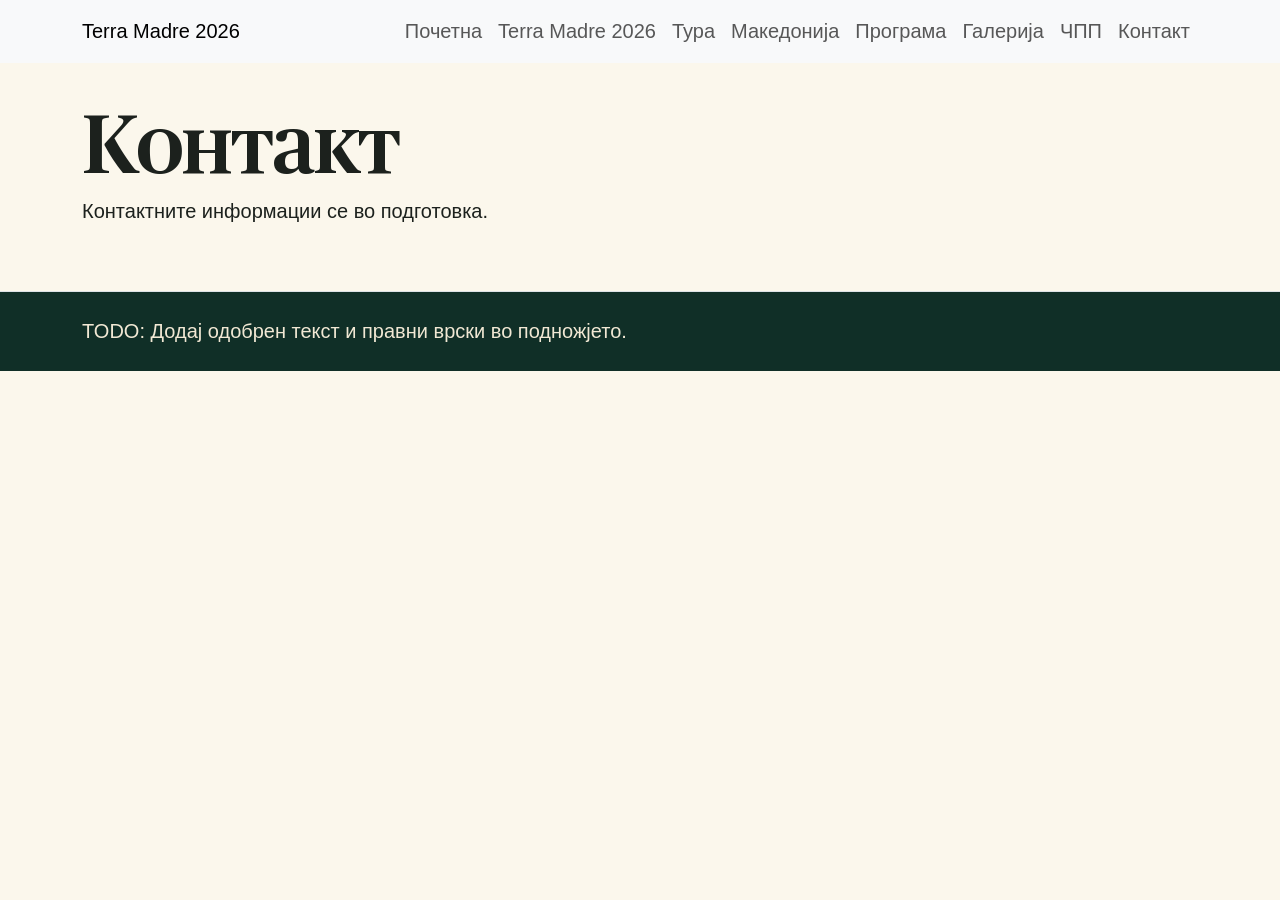
<file: pages/contact.html>
<!doctype html>
<html lang="mk">
<head>
<!-- Google tag (gtag.js) -->
<script async src="https://www.googletagmanager.com/gtag/js?id=G-M9CDMPTJWB"></script>
<script>
  window.dataLayer = window.dataLayer || [];
  function gtag(){dataLayer.push(arguments);}
  gtag('js', new Date());

  gtag('config', 'G-M9CDMPTJWB');
</script>
<script type="text/javascript">
    (function(c,l,a,r,i,t,y){
        c[a]=c[a]||function(){(c[a].q=c[a].q||[]).push(arguments)};
        t=l.createElement(r);t.async=1;t.src="https://www.clarity.ms/tag/"+i;
        y=l.getElementsByTagName(r)[0];y.parentNode.insertBefore(t,y);
    })(window, document, "clarity", "script", "xs8sid5qyp");
</script>
  <meta charset="utf-8"><meta name="viewport" content="width=device-width, initial-scale=1">
  <meta name="robots" content="noindex, nofollow">
  <!-- TODO: Finalize metadata. --><title>Контакт | Terra Madre 2026</title><meta name="description" content="Привремена контакт страница за Terra Madre 2026.">
  <link href="https://cdn.jsdelivr.net/npm/bootstrap@5.3.8/dist/css/bootstrap.min.css" rel="stylesheet" integrity="sha384-sRIl4kxILFvY47J16cr9ZwB07vP4J8+LH7qKQnuqkuIAvNWLzeN8tE5YBujZqJLB" crossorigin="anonymous"><link rel="stylesheet" href="../assets/css/main.css"><link rel="stylesheet" href="../assets/css/components.css">
</head>
<body>
  <a class="skip-link" href="#main-content">Прескокни до главната содржина</a>
  <header><nav class="navbar navbar-expand-lg bg-body-tertiary" aria-label="Главна навигација"><div class="container">
    <a class="navbar-brand" href="../index.html">Terra Madre 2026</a><button class="navbar-toggler" type="button" data-bs-toggle="collapse" data-bs-target="#mainNavigation" aria-controls="mainNavigation" aria-expanded="false" aria-label="Отвори навигација"><span class="navbar-toggler-icon"></span></button>
    <div class="collapse navbar-collapse" id="mainNavigation"><ul class="navbar-nav ms-auto">
      <li class="nav-item"><a class="nav-link" href="../index.html">Почетна</a></li><li class="nav-item"><a class="nav-link" href="../index.html#why-now">Terra Madre 2026</a></li><li class="nav-item"><a class="nav-link" href="../index.html#travel">Тура</a></li><li class="nav-item"><a class="nav-link" href="../index.html#macedonia">Македонија</a></li><li class="nav-item"><a class="nav-link" href="../index.html#travel">Програма</a></li><li class="nav-item"><span class="nav-link">Галерија</span></li><li class="nav-item"><a class="nav-link" href="../index.html#faq">ЧПП</a></li><li class="nav-item"><a class="nav-link" href="../index.html#travel">Контакт</a></li>
    </ul></div>
  </div></nav></header>
  <main id="main-content" class="container py-5"><h1>Контакт</h1><!-- TODO: Add approved contact details and an accessible form if required. --><p class="lead">Контактните информации се во подготовка.</p></main>
  <footer class="site-footer border-top py-4"><div class="container"><p class="mb-0">TODO: Додај одобрен текст и правни врски во подножјето.</p></div></footer>
  <script src="https://cdn.jsdelivr.net/npm/bootstrap@5.3.8/dist/js/bootstrap.bundle.min.js" integrity="sha384-FKyoEForCGlyvwx9Hj09JcYn3nv7wiPVlz7YYwJrWVcXK/BmnVDxM+D2scQbITxI" crossorigin="anonymous"></script><script src="../assets/js/main.js"></script>
</body>
</html>
</file>
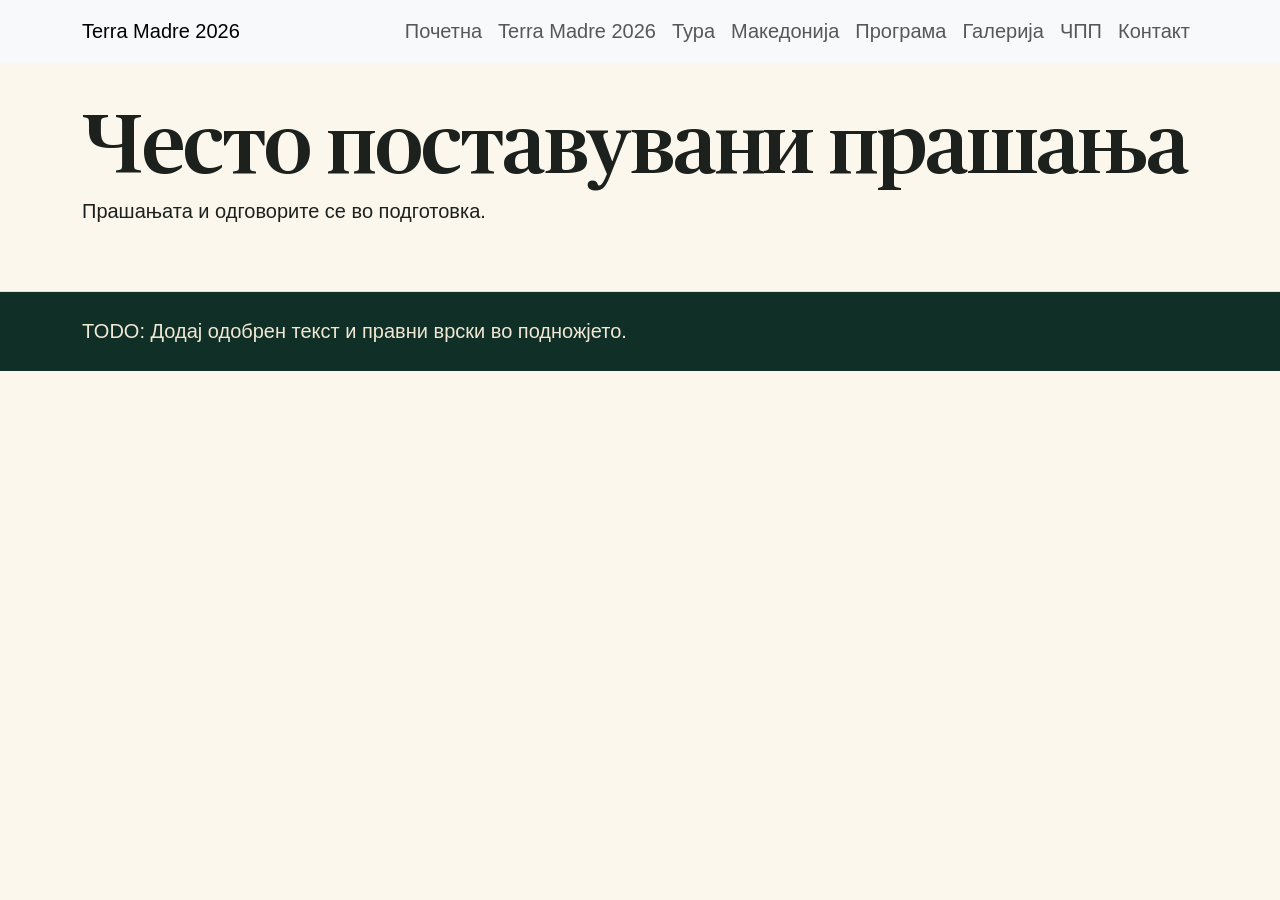
<file: pages/faq.html>
<!doctype html>
<html lang="mk">
<head>
<!-- Google tag (gtag.js) -->
<script async src="https://www.googletagmanager.com/gtag/js?id=G-M9CDMPTJWB"></script>
<script>
  window.dataLayer = window.dataLayer || [];
  function gtag(){dataLayer.push(arguments);}
  gtag('js', new Date());

  gtag('config', 'G-M9CDMPTJWB');
</script>
<script type="text/javascript">
    (function(c,l,a,r,i,t,y){
        c[a]=c[a]||function(){(c[a].q=c[a].q||[]).push(arguments)};
        t=l.createElement(r);t.async=1;t.src="https://www.clarity.ms/tag/"+i;
        y=l.getElementsByTagName(r)[0];y.parentNode.insertBefore(t,y);
    })(window, document, "clarity", "script", "xs8sid5qyp");
</script>
  <meta charset="utf-8"><meta name="viewport" content="width=device-width, initial-scale=1">
  <meta name="robots" content="noindex, nofollow">
  <!-- TODO: Finalize metadata. --><title>Често поставувани прашања | Terra Madre 2026</title><meta name="description" content="Привремена страница со често поставувани прашања.">
  <link href="https://cdn.jsdelivr.net/npm/bootstrap@5.3.8/dist/css/bootstrap.min.css" rel="stylesheet" integrity="sha384-sRIl4kxILFvY47J16cr9ZwB07vP4J8+LH7qKQnuqkuIAvNWLzeN8tE5YBujZqJLB" crossorigin="anonymous"><link rel="stylesheet" href="../assets/css/main.css"><link rel="stylesheet" href="../assets/css/components.css">
</head>
<body>
  <a class="skip-link" href="#main-content">Прескокни до главната содржина</a>
  <header><nav class="navbar navbar-expand-lg bg-body-tertiary" aria-label="Главна навигација"><div class="container">
    <a class="navbar-brand" href="../index.html">Terra Madre 2026</a><button class="navbar-toggler" type="button" data-bs-toggle="collapse" data-bs-target="#mainNavigation" aria-controls="mainNavigation" aria-expanded="false" aria-label="Отвори навигација"><span class="navbar-toggler-icon"></span></button>
    <div class="collapse navbar-collapse" id="mainNavigation"><ul class="navbar-nav ms-auto">
      <li class="nav-item"><a class="nav-link" href="../index.html">Почетна</a></li><li class="nav-item"><a class="nav-link" href="../index.html#why-now">Terra Madre 2026</a></li><li class="nav-item"><a class="nav-link" href="../index.html#travel">Тура</a></li><li class="nav-item"><a class="nav-link" href="../index.html#macedonia">Македонија</a></li><li class="nav-item"><a class="nav-link" href="../index.html#travel">Програма</a></li><li class="nav-item"><span class="nav-link">Галерија</span></li><li class="nav-item"><a class="nav-link" href="../index.html#faq">ЧПП</a></li><li class="nav-item"><a class="nav-link" href="../index.html#travel">Контакт</a></li>
    </ul></div>
  </div></nav></header>
  <main id="main-content" class="container py-5"><h1>Често поставувани прашања</h1><!-- TODO: Add reviewed questions and answers. --><p class="lead">Прашањата и одговорите се во подготовка.</p></main>
  <footer class="site-footer border-top py-4"><div class="container"><p class="mb-0">TODO: Додај одобрен текст и правни врски во подножјето.</p></div></footer>
  <script src="https://cdn.jsdelivr.net/npm/bootstrap@5.3.8/dist/js/bootstrap.bundle.min.js" integrity="sha384-FKyoEForCGlyvwx9Hj09JcYn3nv7wiPVlz7YYwJrWVcXK/BmnVDxM+D2scQbITxI" crossorigin="anonymous"></script><script src="../assets/js/main.js"></script>
</body>
</html>
</file>
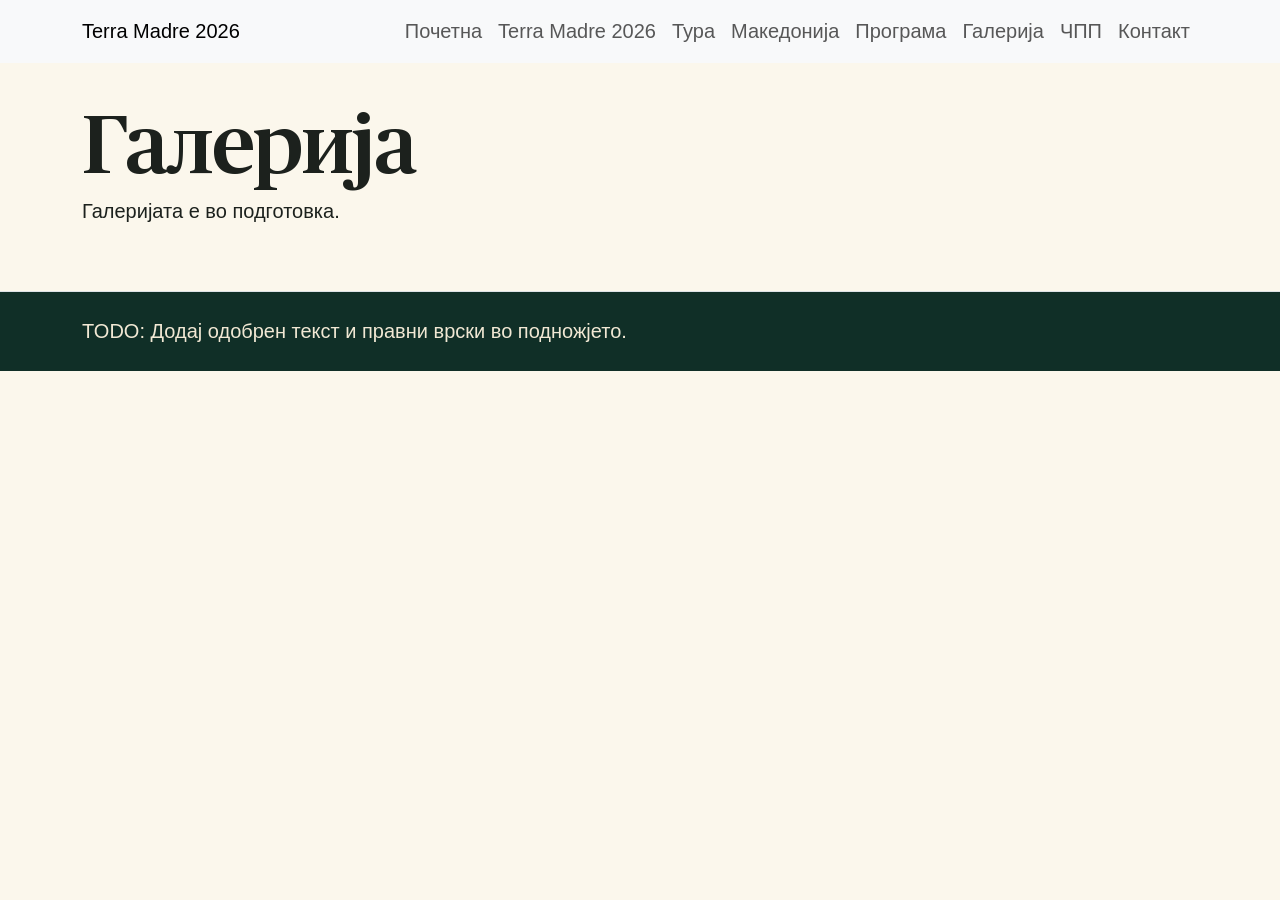
<file: pages/gallery.html>
<!doctype html>
<html lang="mk">
<head>
<!-- Google tag (gtag.js) -->
<script async src="https://www.googletagmanager.com/gtag/js?id=G-M9CDMPTJWB"></script>
<script>
  window.dataLayer = window.dataLayer || [];
  function gtag(){dataLayer.push(arguments);}
  gtag('js', new Date());

  gtag('config', 'G-M9CDMPTJWB');
</script>
<script type="text/javascript">
    (function(c,l,a,r,i,t,y){
        c[a]=c[a]||function(){(c[a].q=c[a].q||[]).push(arguments)};
        t=l.createElement(r);t.async=1;t.src="https://www.clarity.ms/tag/"+i;
        y=l.getElementsByTagName(r)[0];y.parentNode.insertBefore(t,y);
    })(window, document, "clarity", "script", "xs8sid5qyp");
</script>
  <meta charset="utf-8"><meta name="viewport" content="width=device-width, initial-scale=1">
  <meta name="robots" content="noindex, nofollow">
  <!-- TODO: Finalize metadata. --><title>Галерија | Terra Madre 2026</title><meta name="description" content="Привремена галерија за Terra Madre 2026.">
  <link href="https://cdn.jsdelivr.net/npm/bootstrap@5.3.8/dist/css/bootstrap.min.css" rel="stylesheet" integrity="sha384-sRIl4kxILFvY47J16cr9ZwB07vP4J8+LH7qKQnuqkuIAvNWLzeN8tE5YBujZqJLB" crossorigin="anonymous"><link rel="stylesheet" href="../assets/css/main.css"><link rel="stylesheet" href="../assets/css/components.css">
</head>
<body>
  <a class="skip-link" href="#main-content">Прескокни до главната содржина</a>
  <header><nav class="navbar navbar-expand-lg bg-body-tertiary" aria-label="Главна навигација"><div class="container">
    <a class="navbar-brand" href="../index.html">Terra Madre 2026</a><button class="navbar-toggler" type="button" data-bs-toggle="collapse" data-bs-target="#mainNavigation" aria-controls="mainNavigation" aria-expanded="false" aria-label="Отвори навигација"><span class="navbar-toggler-icon"></span></button>
    <div class="collapse navbar-collapse" id="mainNavigation"><ul class="navbar-nav ms-auto">
      <li class="nav-item"><a class="nav-link" href="../index.html">Почетна</a></li><li class="nav-item"><a class="nav-link" href="../index.html#why-now">Terra Madre 2026</a></li><li class="nav-item"><a class="nav-link" href="../index.html#travel">Тура</a></li><li class="nav-item"><a class="nav-link" href="../index.html#macedonia">Македонија</a></li><li class="nav-item"><a class="nav-link" href="../index.html#travel">Програма</a></li><li class="nav-item"><span class="nav-link">Галерија</span></li><li class="nav-item"><a class="nav-link" href="../index.html#faq">ЧПП</a></li><li class="nav-item"><a class="nav-link" href="../index.html#travel">Контакт</a></li>
    </ul></div>
  </div></nav></header>
  <main id="main-content" class="container py-5"><h1>Галерија</h1><!-- TODO: Add approved, optimized images and Macedonian captions. --><p class="lead">Галеријата е во подготовка.</p></main>
  <footer class="site-footer border-top py-4"><div class="container"><p class="mb-0">TODO: Додај одобрен текст и правни врски во подножјето.</p></div></footer>
  <script src="https://cdn.jsdelivr.net/npm/bootstrap@5.3.8/dist/js/bootstrap.bundle.min.js" integrity="sha384-FKyoEForCGlyvwx9Hj09JcYn3nv7wiPVlz7YYwJrWVcXK/BmnVDxM+D2scQbITxI" crossorigin="anonymous"></script><script src="../assets/js/main.js"></script>
</body>
</html>
</file>
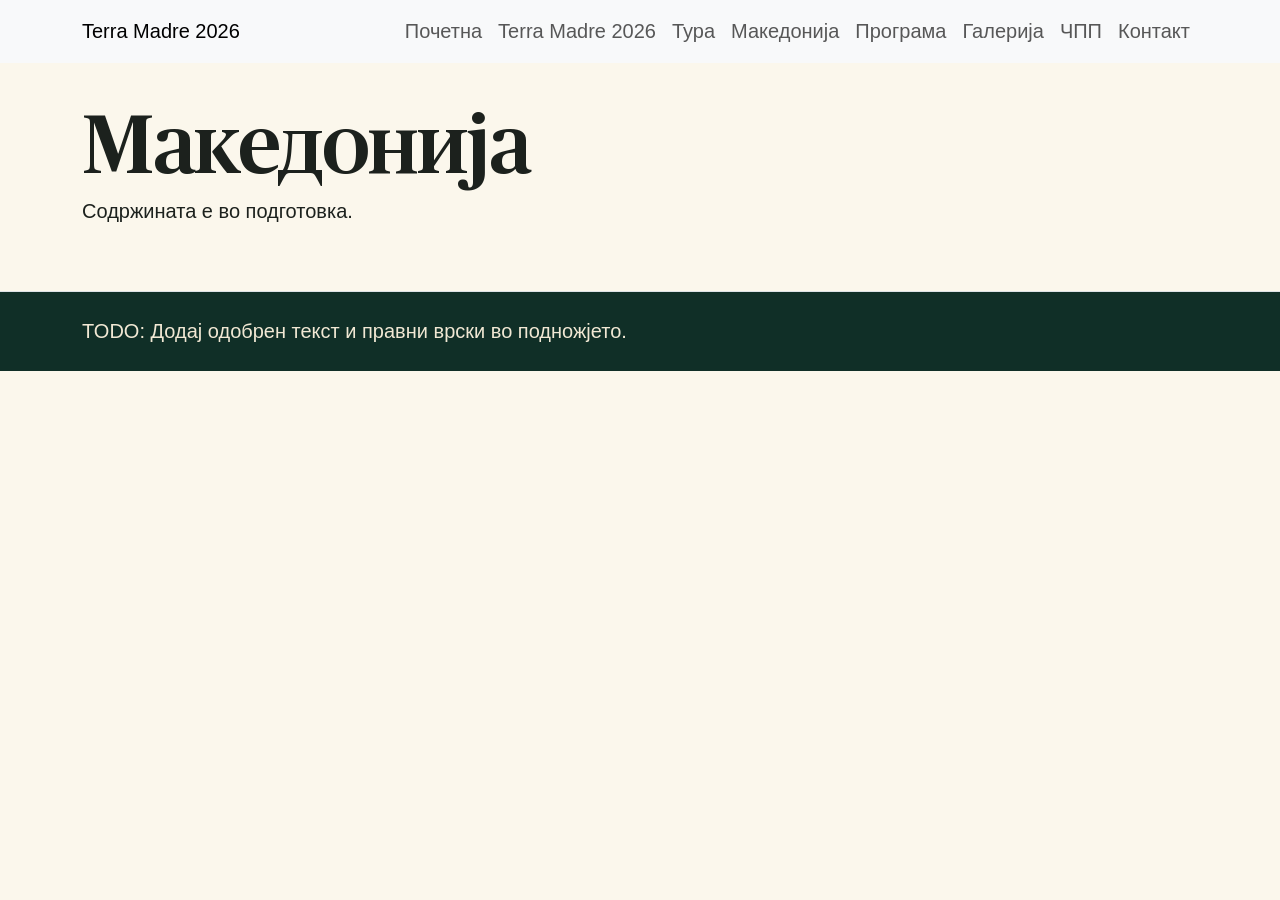
<file: pages/macedonia.html>
<!doctype html>
<html lang="mk">
<head>
<!-- Google tag (gtag.js) -->
<script async src="https://www.googletagmanager.com/gtag/js?id=G-M9CDMPTJWB"></script>
<script>
  window.dataLayer = window.dataLayer || [];
  function gtag(){dataLayer.push(arguments);}
  gtag('js', new Date());

  gtag('config', 'G-M9CDMPTJWB');
</script>
<script type="text/javascript">
    (function(c,l,a,r,i,t,y){
        c[a]=c[a]||function(){(c[a].q=c[a].q||[]).push(arguments)};
        t=l.createElement(r);t.async=1;t.src="https://www.clarity.ms/tag/"+i;
        y=l.getElementsByTagName(r)[0];y.parentNode.insertBefore(t,y);
    })(window, document, "clarity", "script", "xs8sid5qyp");
</script>
  <meta charset="utf-8"><meta name="viewport" content="width=device-width, initial-scale=1">
  <meta name="robots" content="noindex, nofollow">
  <!-- TODO: Finalize metadata. --><title>Македонија | Terra Madre 2026</title><meta name="description" content="Привремена страница за Македонија.">
  <link href="https://cdn.jsdelivr.net/npm/bootstrap@5.3.8/dist/css/bootstrap.min.css" rel="stylesheet" integrity="sha384-sRIl4kxILFvY47J16cr9ZwB07vP4J8+LH7qKQnuqkuIAvNWLzeN8tE5YBujZqJLB" crossorigin="anonymous"><link rel="stylesheet" href="../assets/css/main.css"><link rel="stylesheet" href="../assets/css/components.css">
</head>
<body>
  <a class="skip-link" href="#main-content">Прескокни до главната содржина</a>
  <header><nav class="navbar navbar-expand-lg bg-body-tertiary" aria-label="Главна навигација"><div class="container">
    <a class="navbar-brand" href="../index.html">Terra Madre 2026</a><button class="navbar-toggler" type="button" data-bs-toggle="collapse" data-bs-target="#mainNavigation" aria-controls="mainNavigation" aria-expanded="false" aria-label="Отвори навигација"><span class="navbar-toggler-icon"></span></button>
    <div class="collapse navbar-collapse" id="mainNavigation"><ul class="navbar-nav ms-auto">
      <li class="nav-item"><a class="nav-link" href="../index.html">Почетна</a></li><li class="nav-item"><a class="nav-link" href="../index.html#why-now">Terra Madre 2026</a></li><li class="nav-item"><a class="nav-link" href="../index.html#travel">Тура</a></li><li class="nav-item"><a class="nav-link" href="../index.html#macedonia">Македонија</a></li><li class="nav-item"><a class="nav-link" href="../index.html#travel">Програма</a></li><li class="nav-item"><span class="nav-link">Галерија</span></li><li class="nav-item"><a class="nav-link" href="../index.html#faq">ЧПП</a></li><li class="nav-item"><a class="nav-link" href="../index.html#travel">Контакт</a></li>
    </ul></div>
  </div></nav></header>
  <main id="main-content" class="container py-5"><h1>Македонија</h1><!-- TODO: Add reviewed Macedonia content. --><p class="lead">Содржината е во подготовка.</p></main>
  <footer class="site-footer border-top py-4"><div class="container"><p class="mb-0">TODO: Додај одобрен текст и правни врски во подножјето.</p></div></footer>
  <script src="https://cdn.jsdelivr.net/npm/bootstrap@5.3.8/dist/js/bootstrap.bundle.min.js" integrity="sha384-FKyoEForCGlyvwx9Hj09JcYn3nv7wiPVlz7YYwJrWVcXK/BmnVDxM+D2scQbITxI" crossorigin="anonymous"></script><script src="../assets/js/main.js"></script>
</body>
</html>
</file>
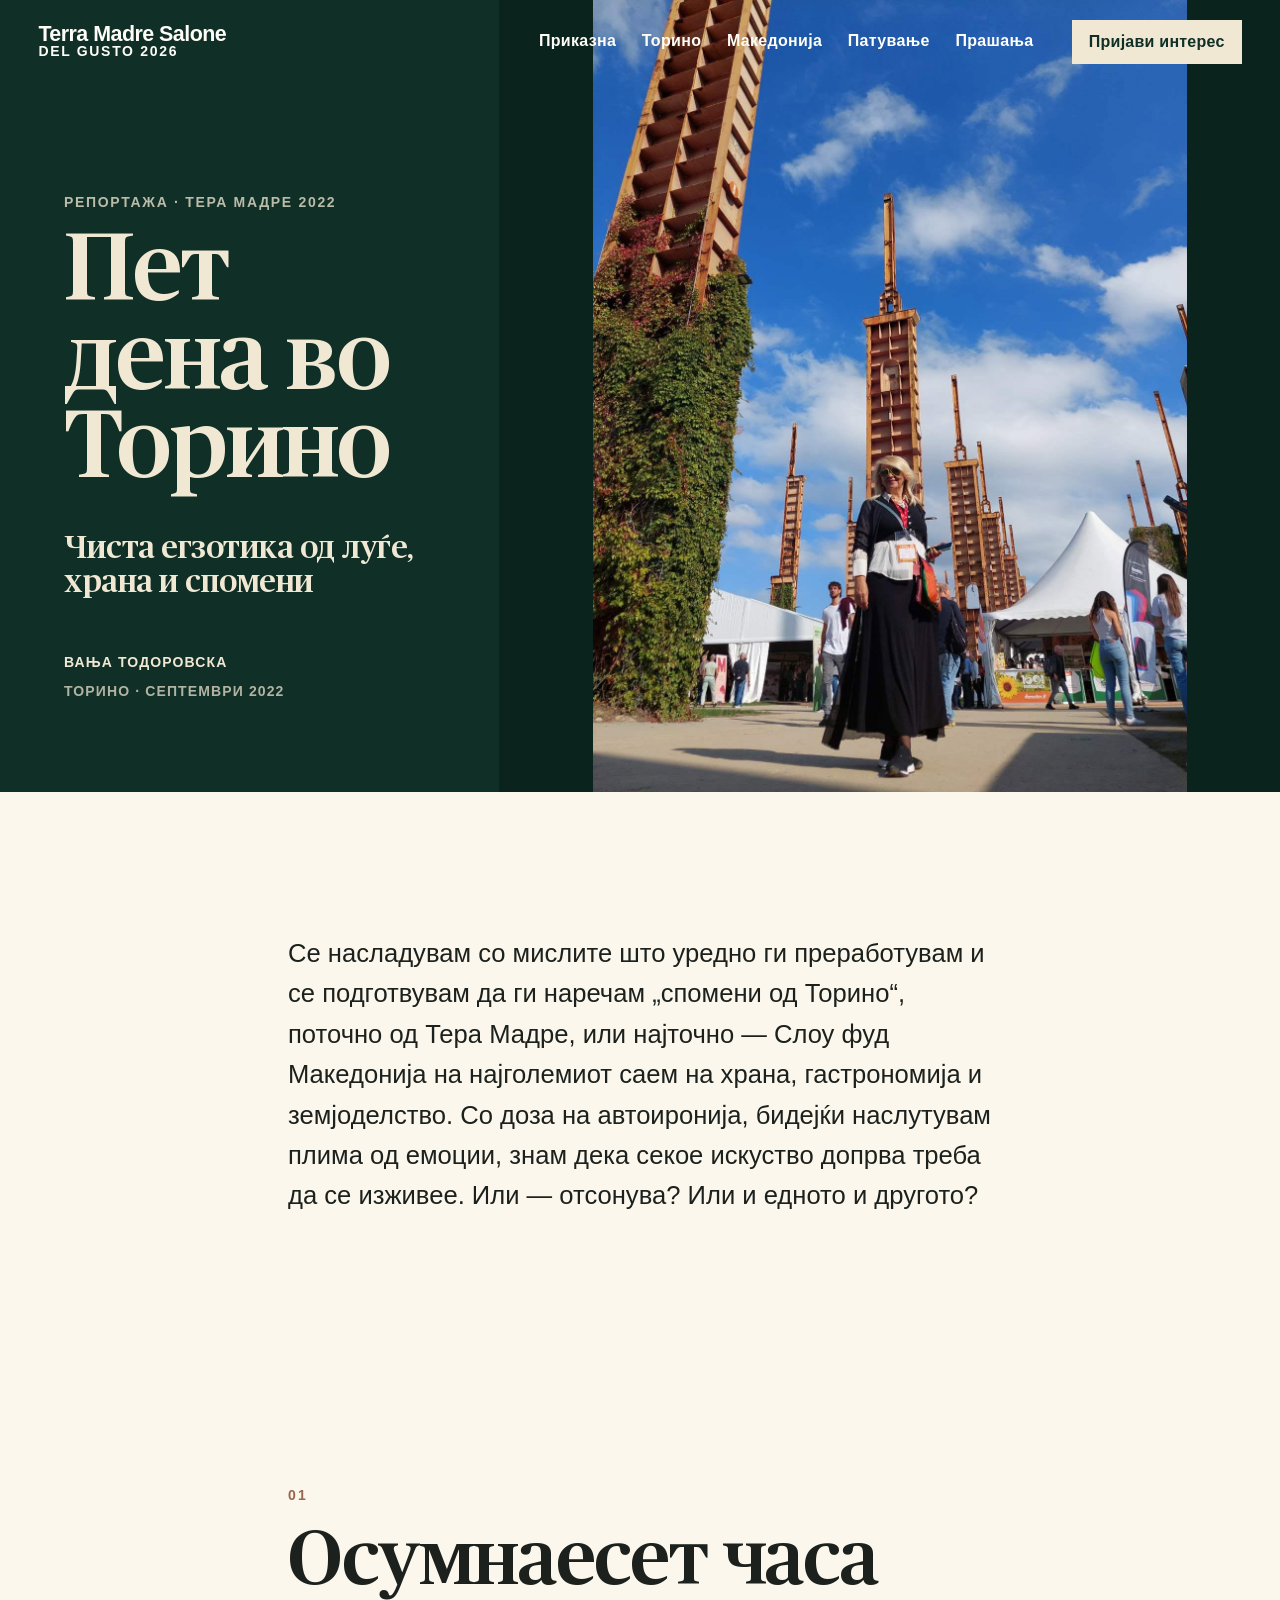
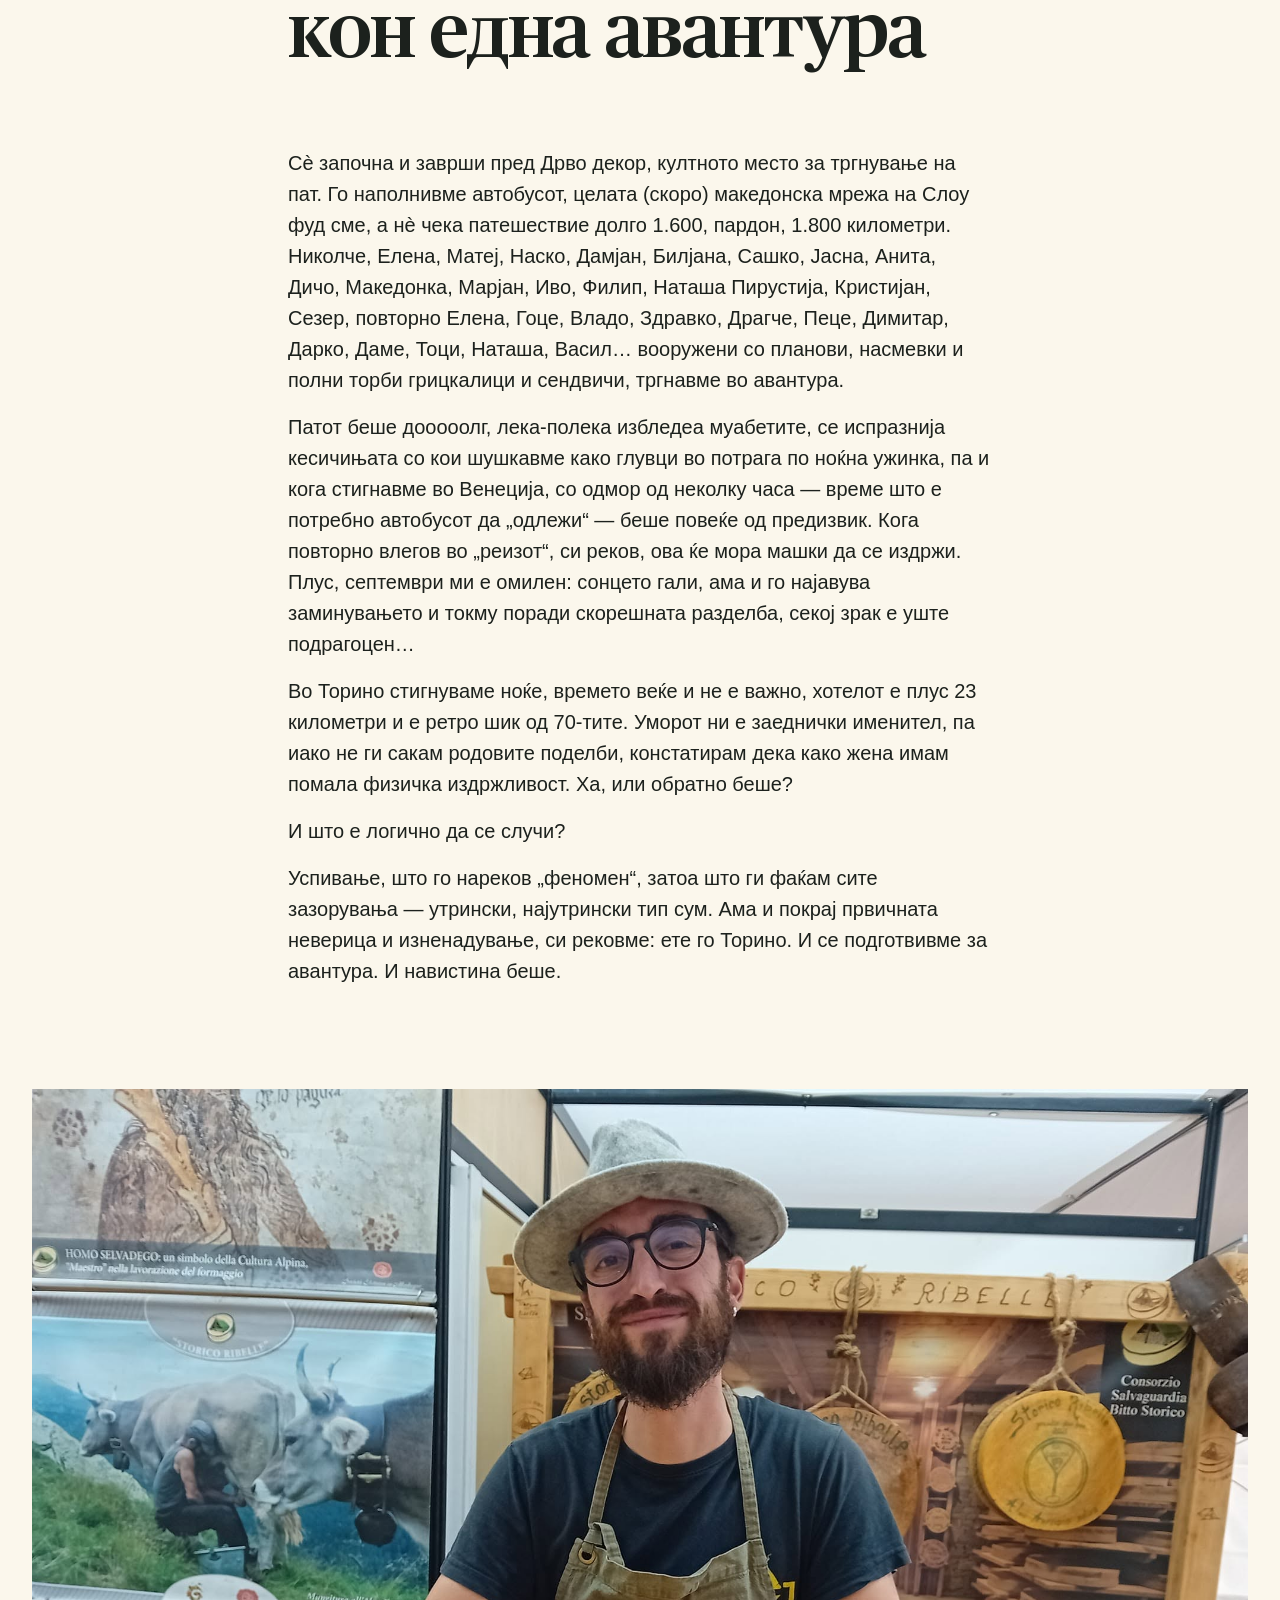
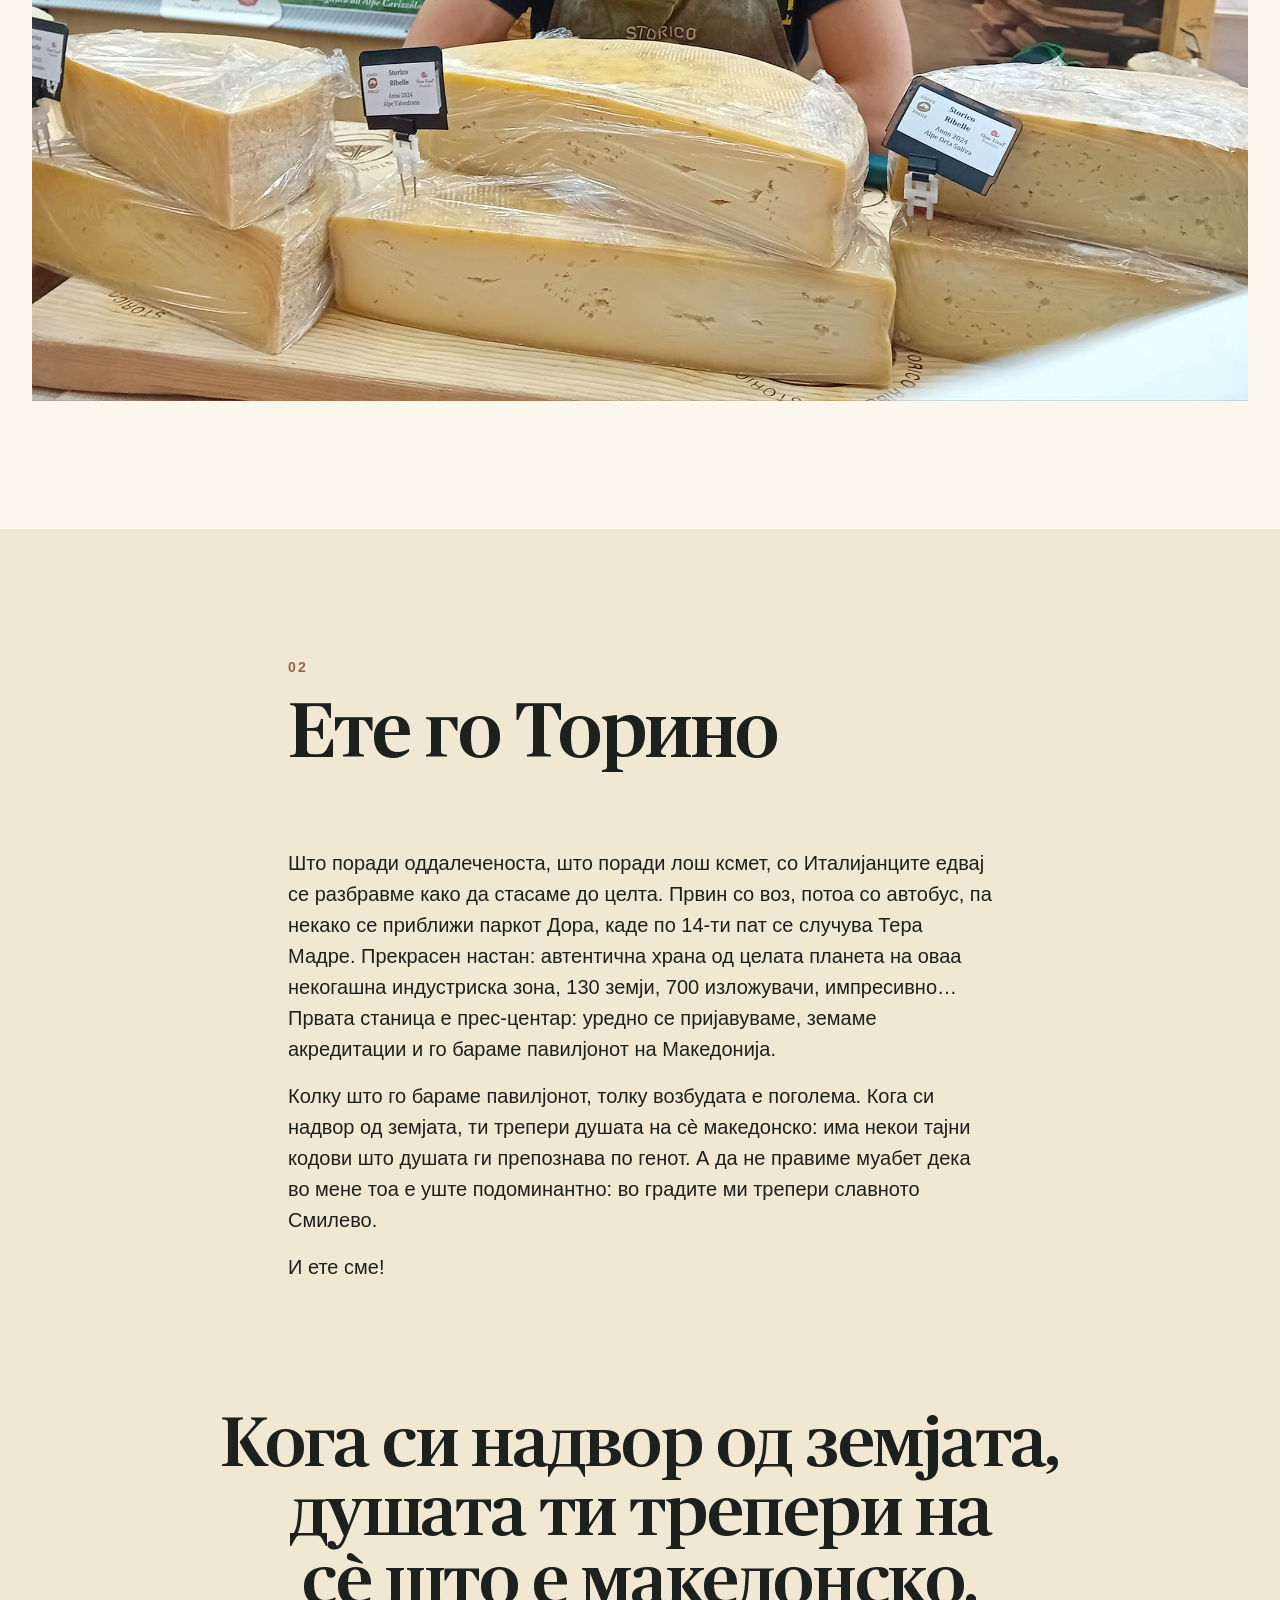
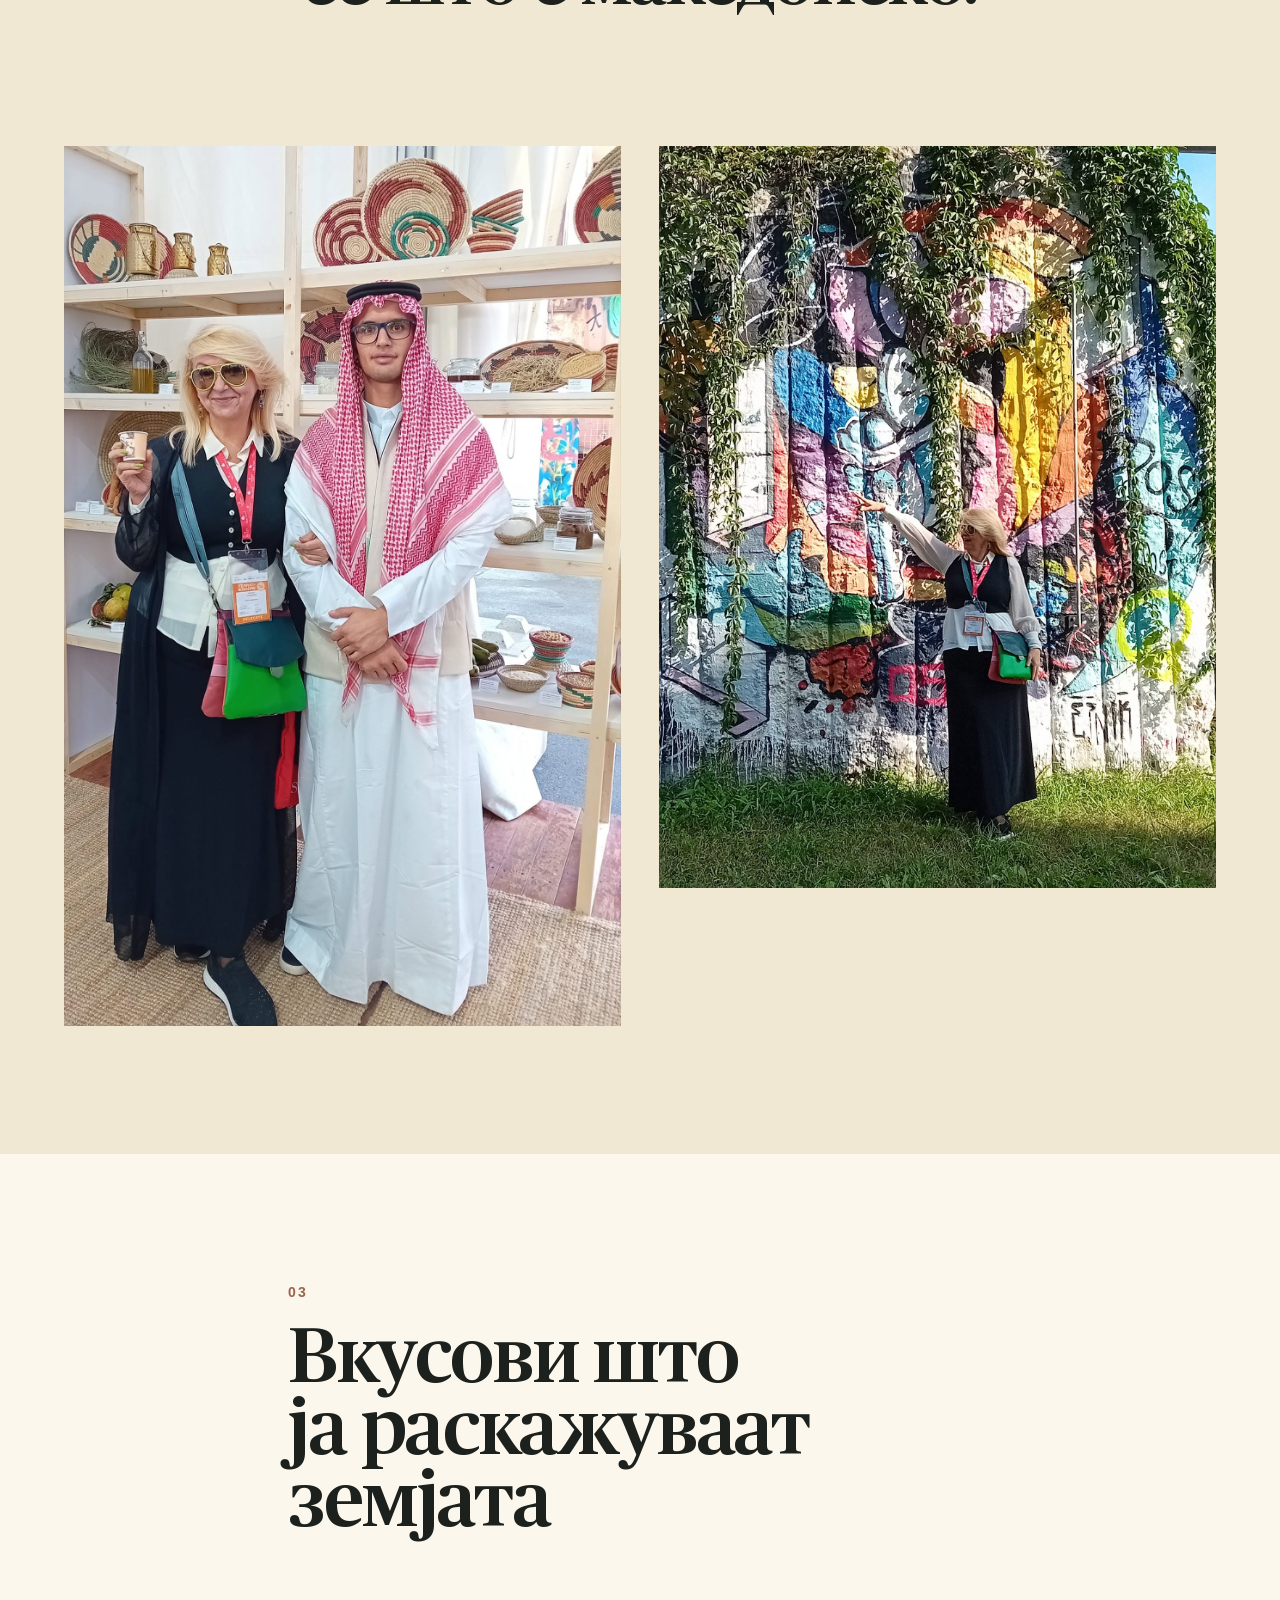
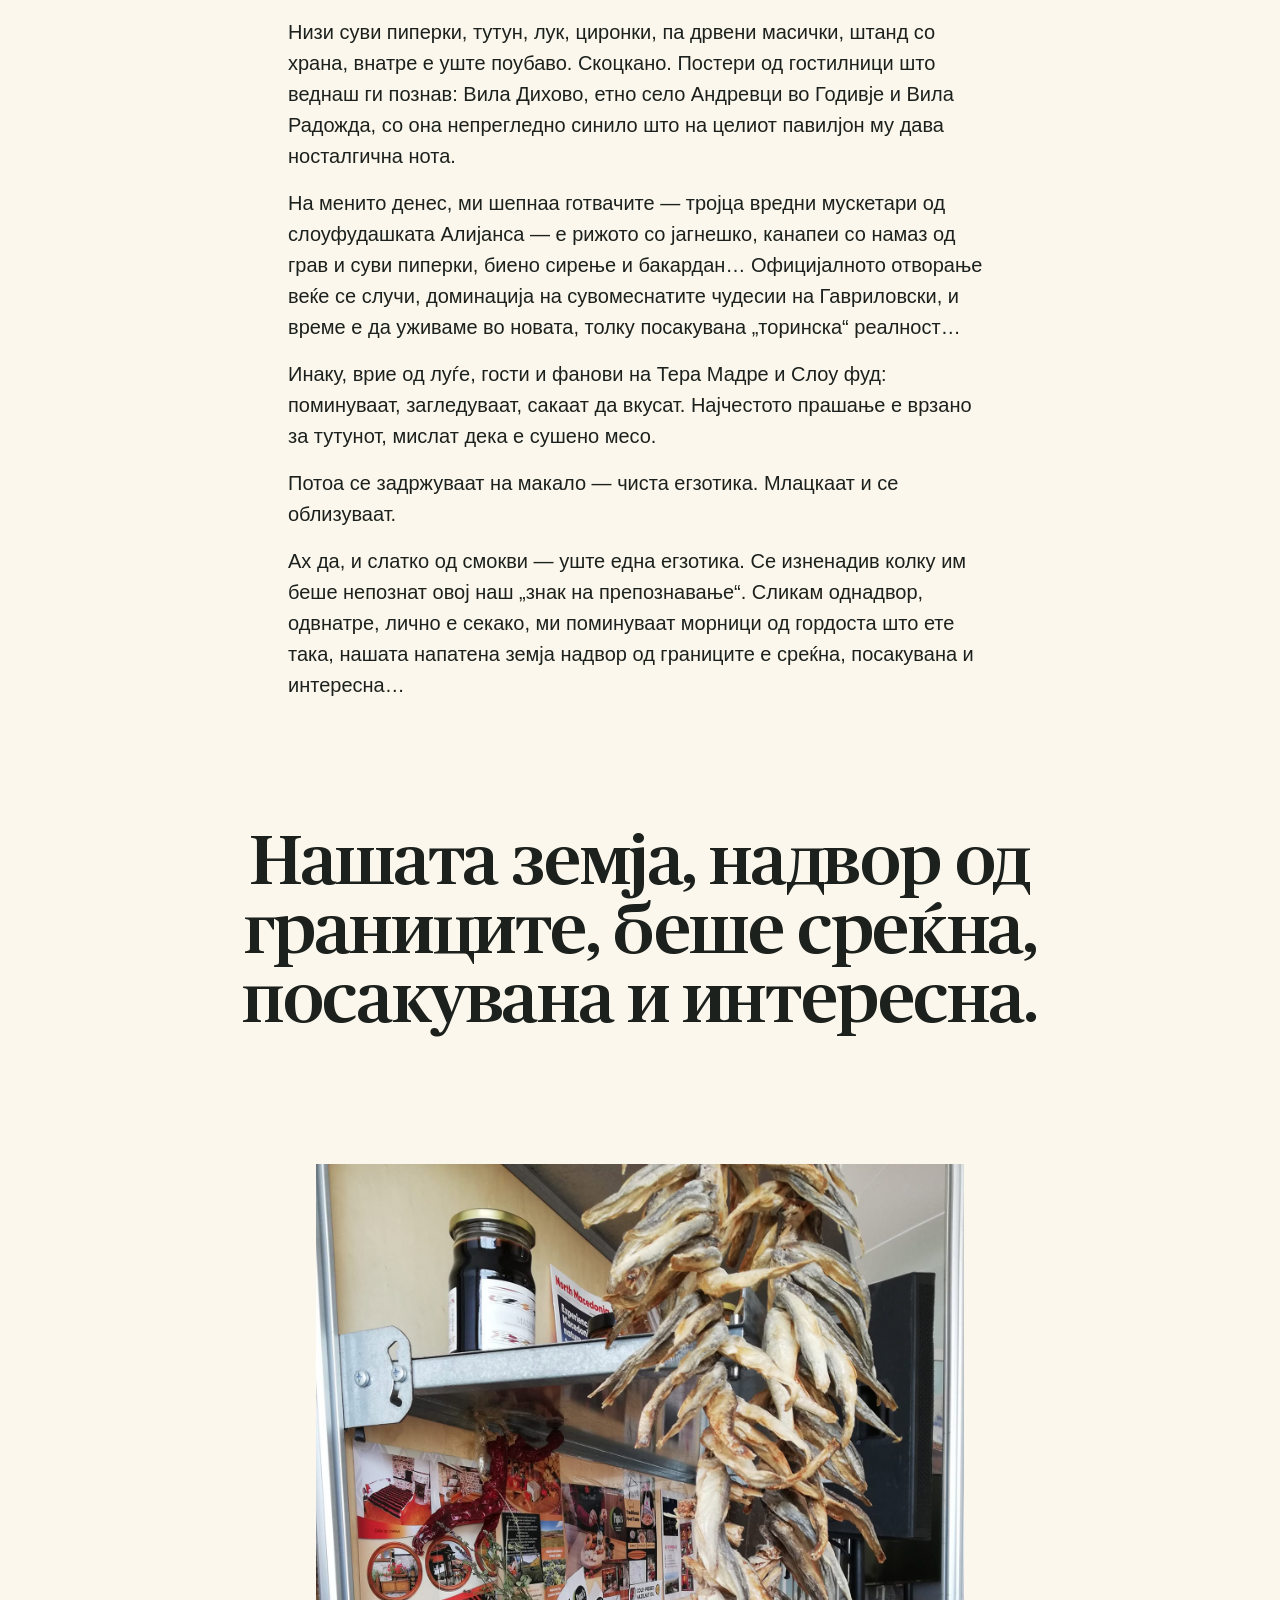
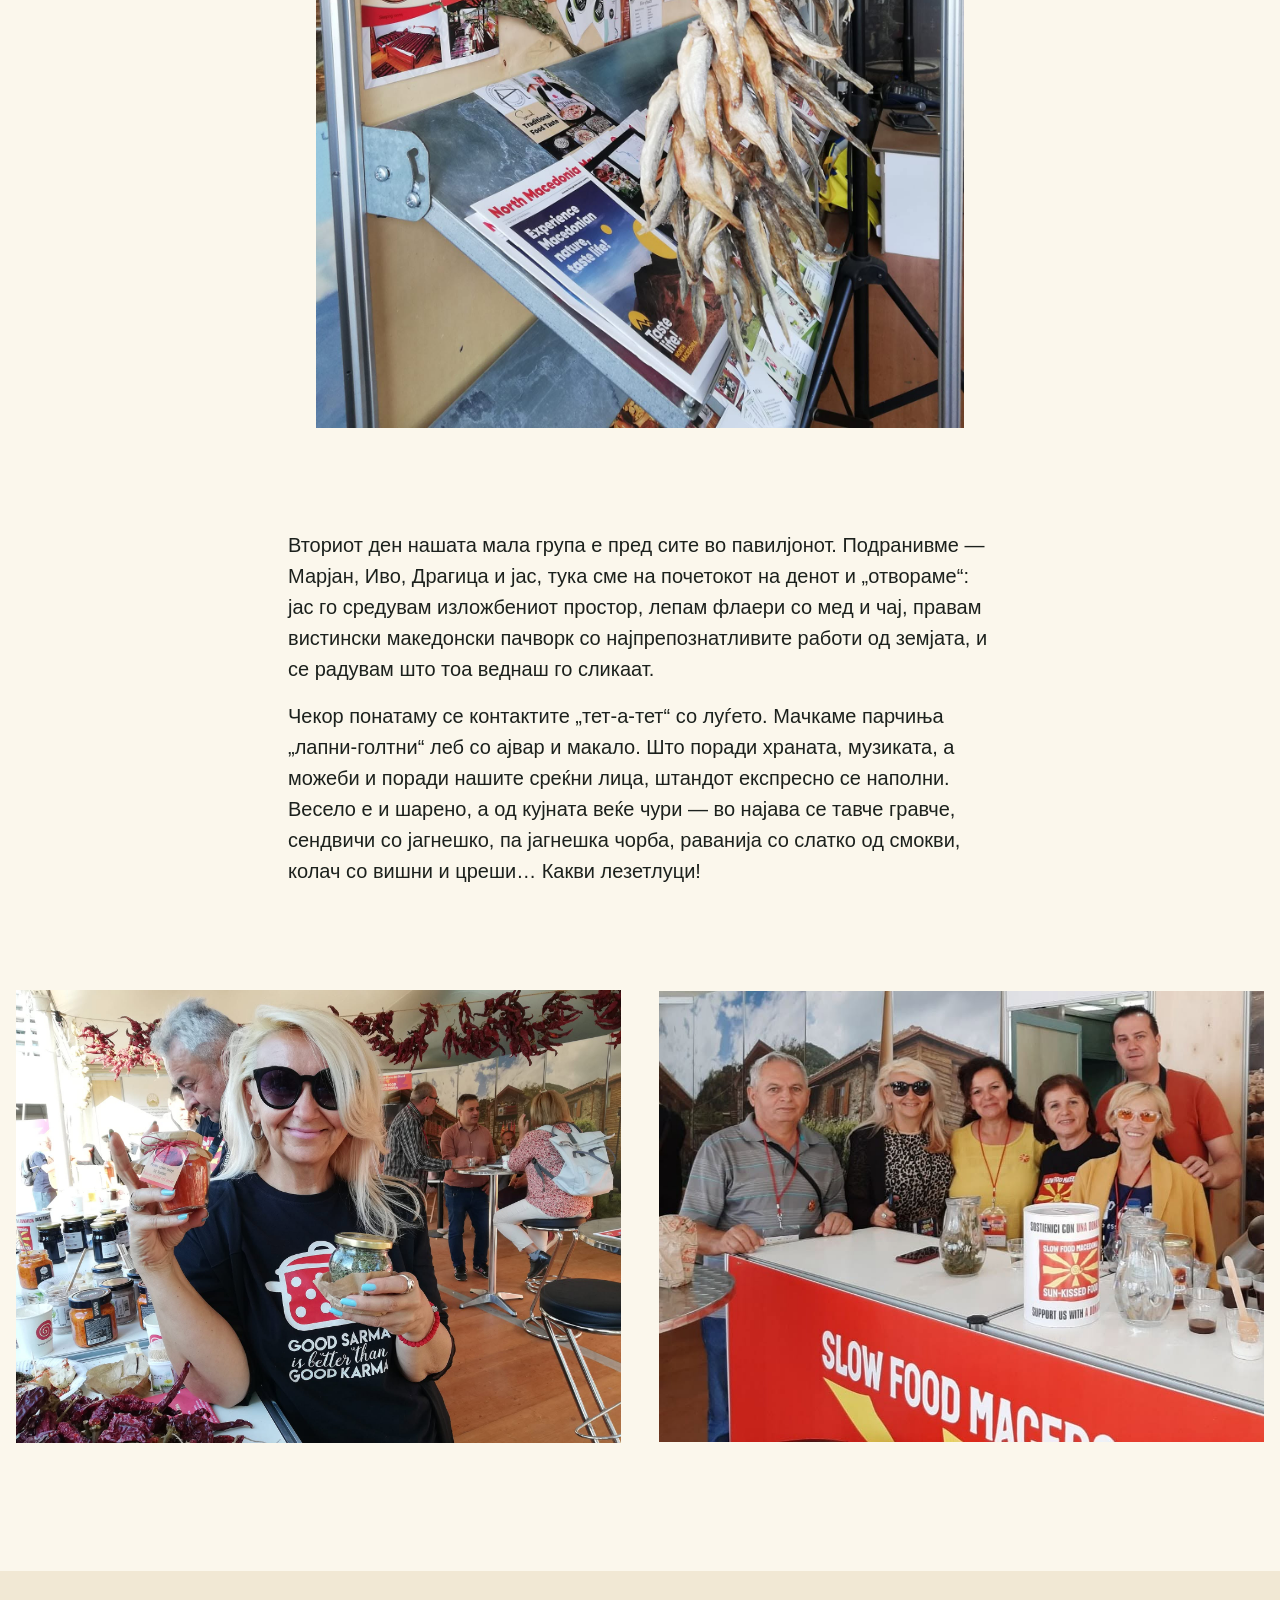
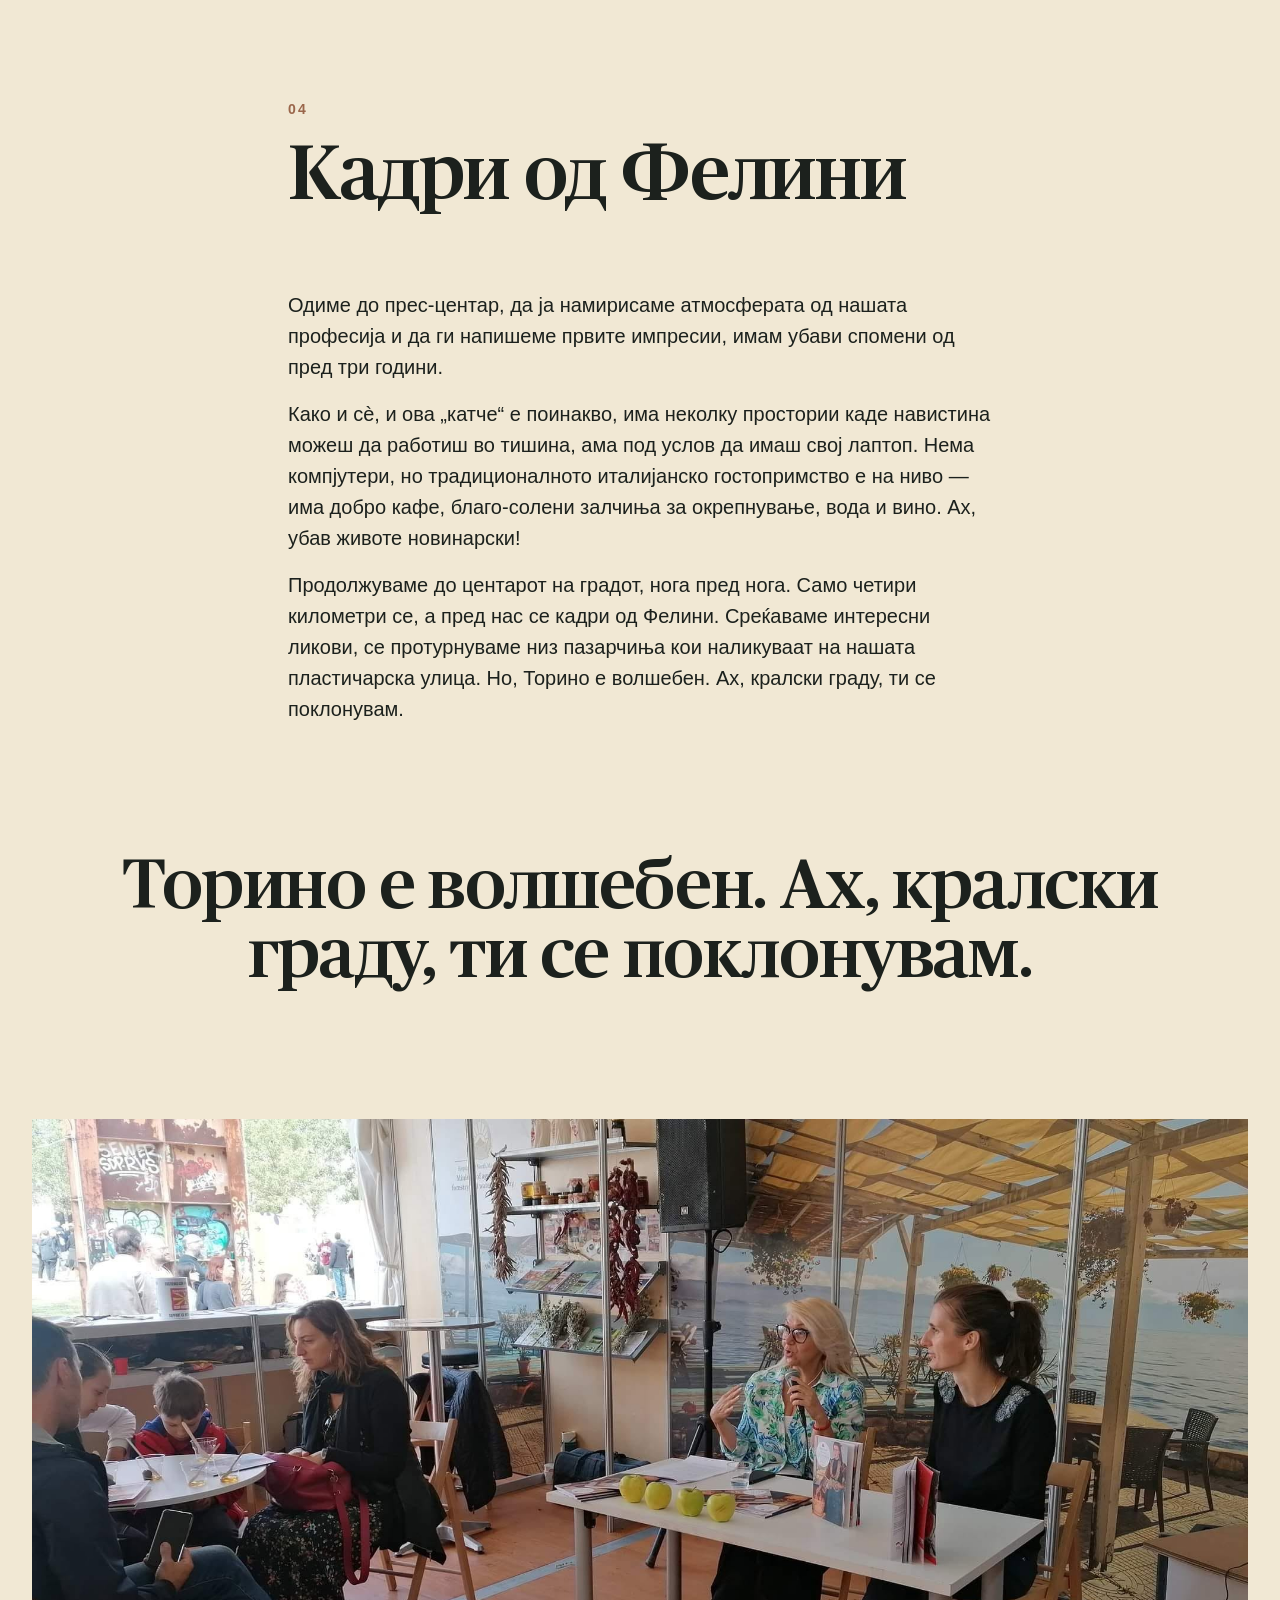
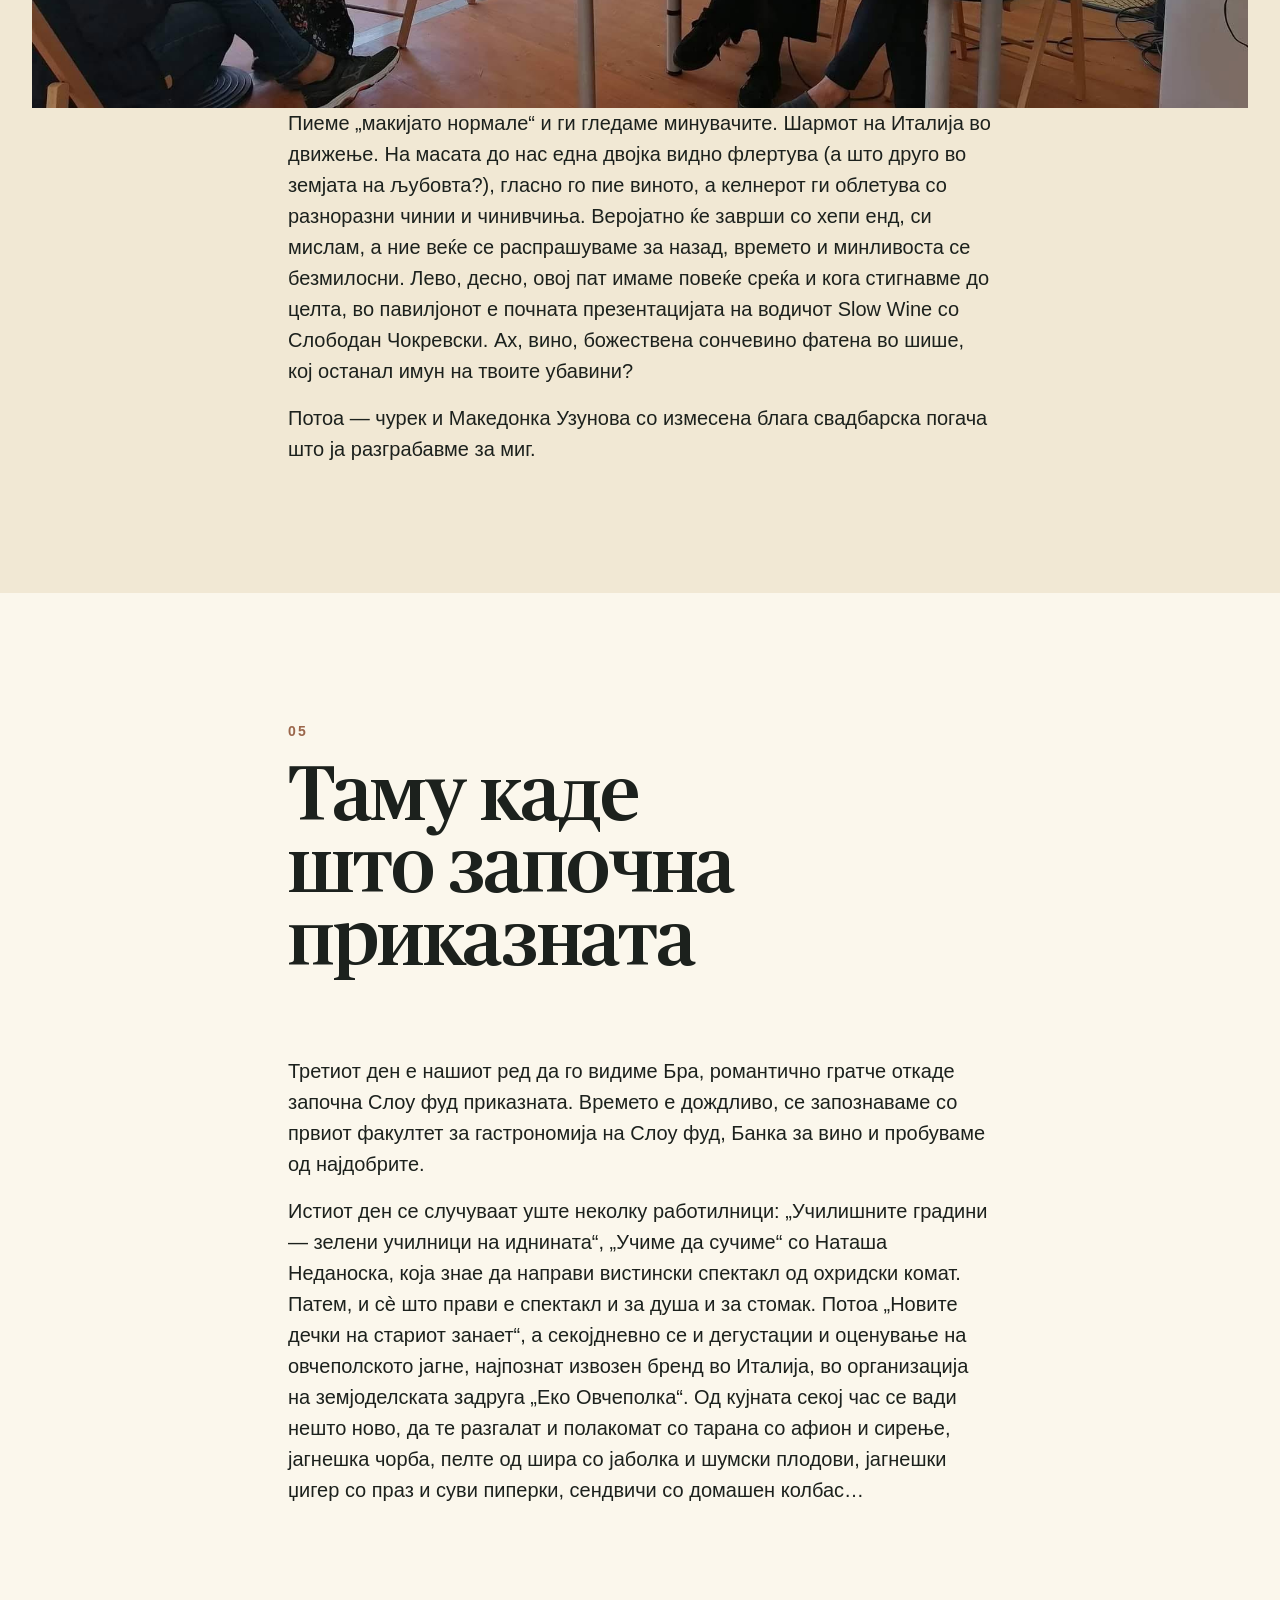
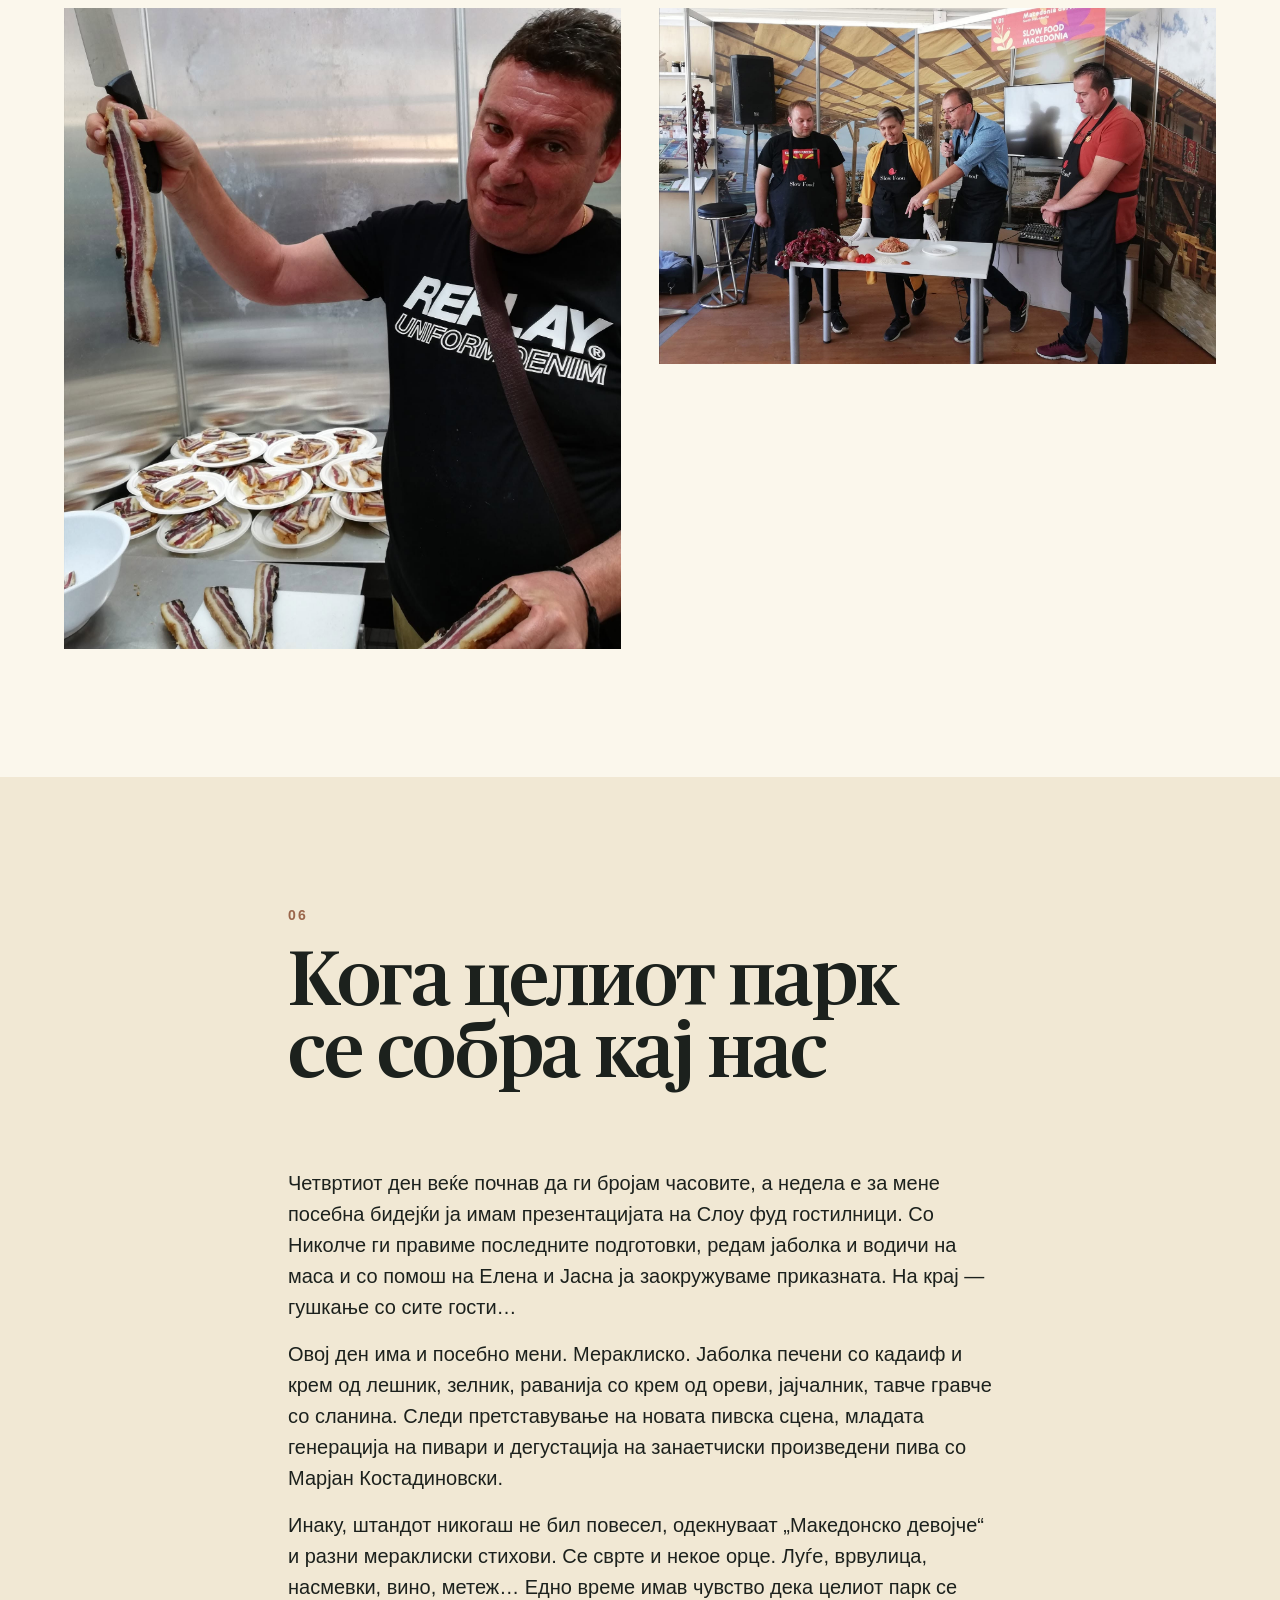
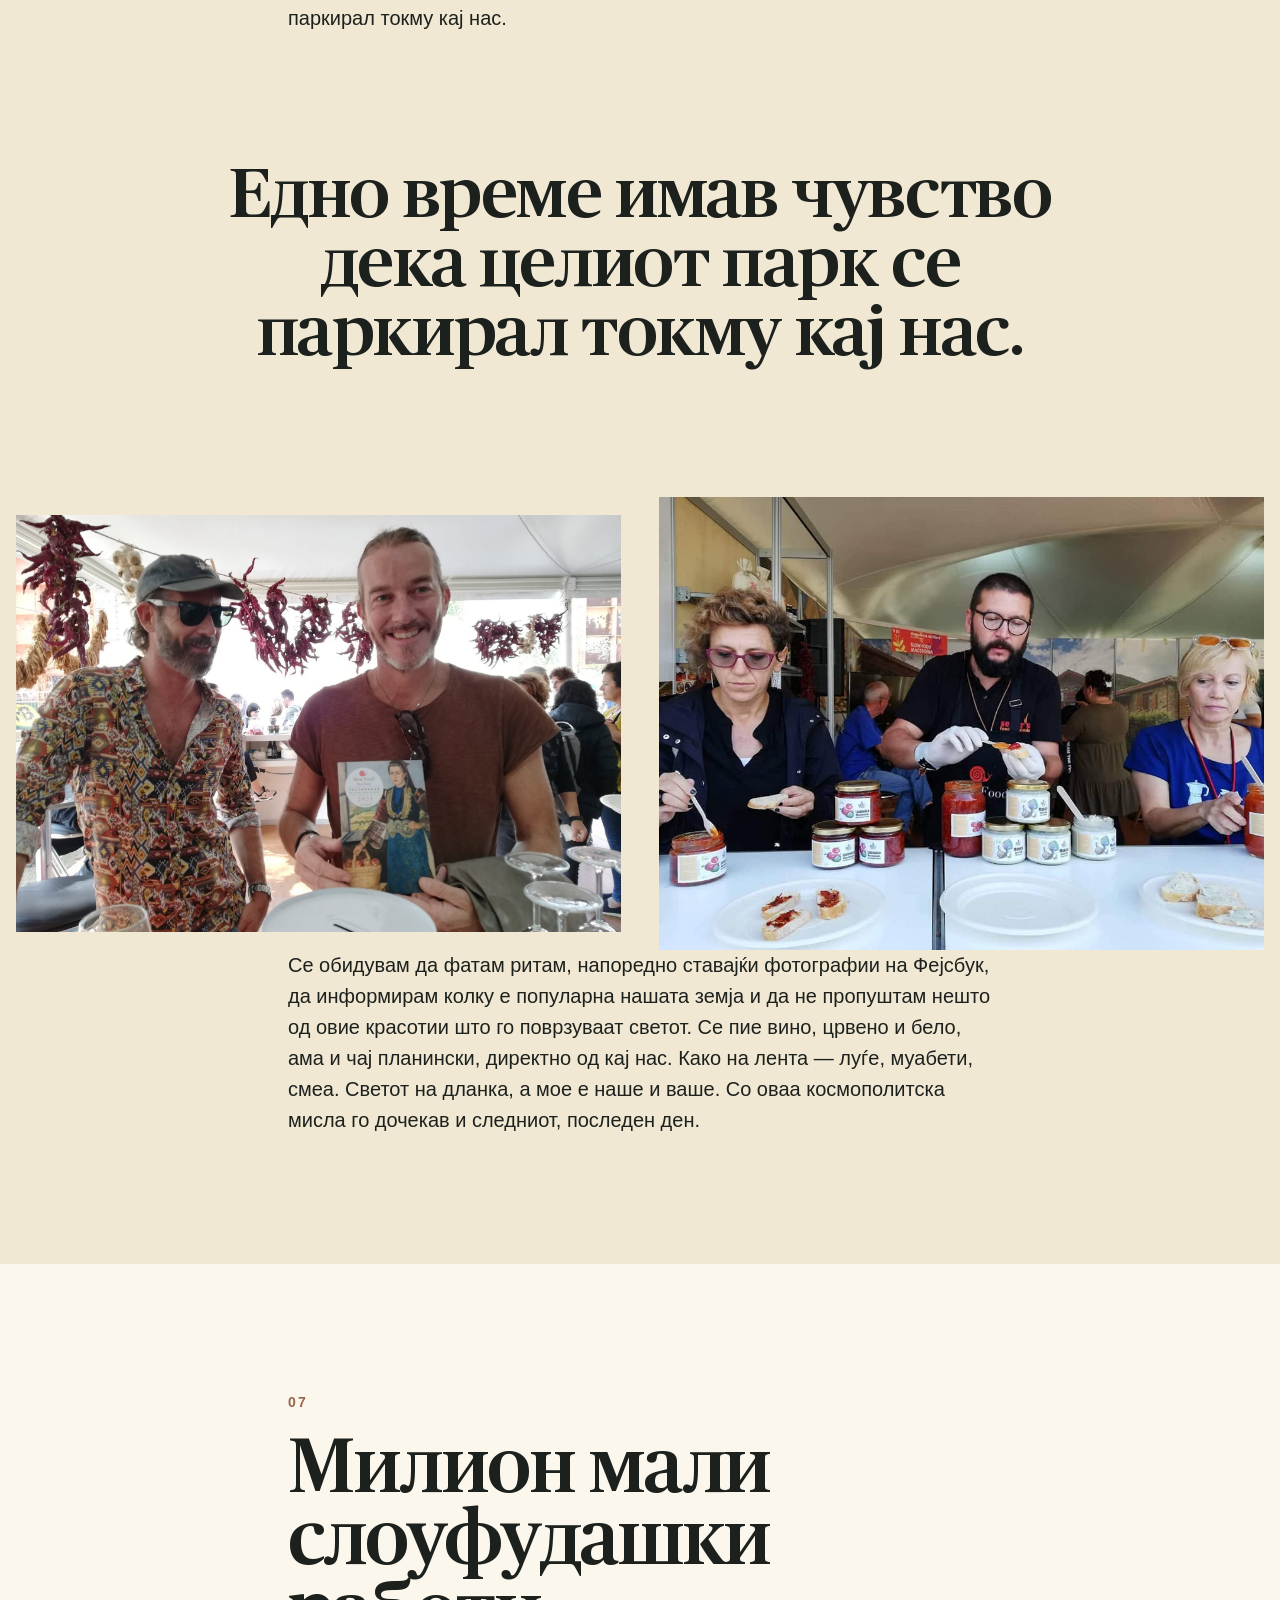
<file: pages/pet-dena-vo-torino-2022.html>
<!doctype html>
<html lang="mk" class="no-js">
<head>
<!-- Google tag (gtag.js) -->
<script async src="https://www.googletagmanager.com/gtag/js?id=G-M9CDMPTJWB"></script>
<script>
  window.dataLayer = window.dataLayer || [];
  function gtag(){dataLayer.push(arguments);}
  gtag('js', new Date());

  gtag('config', 'G-M9CDMPTJWB');
</script>
<script type="text/javascript">
    (function(c,l,a,r,i,t,y){
        c[a]=c[a]||function(){(c[a].q=c[a].q||[]).push(arguments)};
        t=l.createElement(r);t.async=1;t.src="https://www.clarity.ms/tag/"+i;
        y=l.getElementsByTagName(r)[0];y.parentNode.insertBefore(t,y);
    })(window, document, "clarity", "script", "xs8sid5qyp");
</script>
  <meta charset="utf-8">
  <meta name="viewport" content="width=device-width, initial-scale=1">
  <title>Пет дена во Торино: репортажа од Terra Madre 2022 | Terra Madre 2026</title>
  <meta name="description" content="Репортажа на Вања Тодоровска од Terra Madre Salone del Gusto 2022: македонската делегација, вкусовите, луѓето, Торино и пет дена исполнети со храна, пријателства и спомени.">
  <meta name="robots" content="index, follow">
  <meta name="theme-color" content="#102f27">
  <link rel="canonical" href="https://terramadre2026.org/pages/pet-dena-vo-torino-2022.html">
  <link rel="icon" href="../assets/icons/favicon.svg" type="image/svg+xml">

  <meta property="og:title" content="Пет дена во Торино: чиста егзотика од луѓе, храна и спомени">
  <meta property="og:description" content="Репортажа на Вања Тодоровска од Terra Madre Salone del Gusto 2022.">
  <meta property="og:type" content="article">
  <meta property="og:url" content="https://terramadre2026.org/pages/pet-dena-vo-torino-2022.html">
  <meta property="og:locale" content="mk_MK">
  <meta property="og:site_name" content="Terra Madre Salone del Gusto 2026 — Македонија">
  <meta property="article:author" content="Вања Тодоровска">
  <meta property="og:image" content="https://terramadre2026.org/assets/images/og/terramadre2026-og.jpg">
  <meta property="og:image:width" content="1200">
  <meta property="og:image:height" content="630">
  <meta property="og:image:alt" content="Жена со калинка во македонски овоштарник и информации за Terra Madre Salone del Gusto 2026 во Торино.">

  <meta name="twitter:card" content="summary_large_image">
  <meta name="twitter:title" content="Пет дена во Торино: чиста егзотика од луѓе, храна и спомени">
  <meta name="twitter:description" content="Репортажа на Вања Тодоровска од Terra Madre Salone del Gusto 2022.">
  <meta name="twitter:image" content="https://terramadre2026.org/assets/images/og/terramadre2026-og.jpg">
  <meta name="twitter:image:alt" content="Жена со калинка во македонски овоштарник и информации за Terra Madre Salone del Gusto 2026 во Торино.">

  <link rel="preconnect" href="https://fonts.googleapis.com">
  <link rel="preconnect" href="https://fonts.gstatic.com" crossorigin>
  <link rel="stylesheet" href="https://fonts.googleapis.com/css2?family=Google+Sans:wght@400..700&amp;family=Open+Sans:ital,wght@1,400&amp;display=swap">
  <link rel="preload" href="../assets/fonts/publico-headline/PublicoHeadline-Medium-Web.woff2" as="font" type="font/woff2" crossorigin>
  <link rel="preload" as="image" href="../assets/images/editorial/reportage-2022/reportaza-vanja-35.jpg">

  <link href="https://cdn.jsdelivr.net/npm/bootstrap@5.3.8/dist/css/bootstrap.min.css" rel="stylesheet" integrity="sha384-sRIl4kxILFvY47J16cr9ZwB07vP4J8+LH7qKQnuqkuIAvNWLzeN8tE5YBujZqJLB" crossorigin="anonymous">
  <link rel="stylesheet" href="../assets/css/main.css">
  <link rel="stylesheet" href="../assets/css/components.css">
  <script type="application/ld+json">
    {
      "@context": "https://schema.org",
      "@type": "Article",
      "headline": "Пет дена во Торино",
      "description": "Репортажа на Вања Тодоровска од Terra Madre Salone del Gusto 2022.",
      "inLanguage": "mk",
      "author": {
        "@type": "Person",
        "name": "Вања Тодоровска"
      },
      "mainEntityOfPage": "https://terramadre2026.org/pages/pet-dena-vo-torino-2022.html",
      "image": "https://terramadre2026.org/assets/images/editorial/reportage-2022/reportaza-vanja-35.jpg",
      "isPartOf": {
        "@type": "WebSite",
        "name": "Terra Madre Salone del Gusto 2026 — Македонија",
        "url": "https://terramadre2026.org/"
      }
    }
  </script>
</head>
<body class="reportage-page">
  <a class="skip-link" href="#main-content">Прескокни до главната содржина</a>

  <header class="site-header" data-site-header>
    <nav class="site-nav site-shell" aria-label="Главна навигација">
      <a class="site-brand" href="../index.html" aria-label="Terra Madre Salone del Gusto 2026 — почетна страница">
        <span class="site-brand__primary">Terra Madre Salone</span>
        <span class="site-brand__secondary">del Gusto 2026</span>
      </a>

      <button class="nav-toggle" type="button" aria-expanded="false" aria-controls="primary-navigation" hidden>
        <span class="nav-toggle__label">Мени</span>
        <span class="nav-toggle__icon" aria-hidden="true"></span>
      </button>

      <div class="nav-panel" id="primary-navigation">
        <ul class="nav-list">
          <li><a href="../index.html#story">Приказна</a></li>
          <li><a href="../index.html#turin">Торино</a></li>
          <li><a href="../index.html#macedonia">Македонија</a></li>
          <li><a href="../index.html#travel">Патување</a></li>
          <li><a href="../index.html#faq">Прашања</a></li>
        </ul>
        <a class="button button--compact button--light nav-cta" href="../index.html#travel">Пријави интерес</a>
      </div>
    </nav>
  </header>

  <main id="main-content">
    <article class="reportage-longread">
      <header class="reportage-hero">
        <div class="reportage-hero__copy">
          <p class="eyebrow">РЕПОРТАЖА · ТЕРА МАДРЕ 2022</p>
          <h1>Пет дена во Торино</h1>
          <p class="reportage-hero__deck">Чиста егзотика од луѓе, храна и спомени</p>
          <div class="reportage-hero__byline">
            <span>Вања Тодоровска</span>
            <span>Торино · септември 2022</span>
          </div>
        </div>
        <figure class="reportage-hero__image">
          <img
            src="../assets/images/editorial/reportage-2022/reportaza-vanja-35.jpg"
            width="1200"
            height="1600"
            alt="Посетителка стои пред високите индустриски столбови на просторот на Terra Madre во Торино."
            fetchpriority="high"
            decoding="async">
        </figure>
      </header>

      <div class="reportage-intro">
        <p>Се насладувам со мислите што уредно ги преработувам и се подготвувам да ги наречам „спомени од Торино“, поточно од Тера Мадре, или најточно — Слоу фуд Македонија на најголемиот саем на храна, гастрономија и земјоделство. Со доза на автоиронија, бидејќи наслутувам плима од емоции, знам дека секое искуство допрва треба да се изживее. Или — отсонува? Или и едното и другото?</p>
      </div>

      <section class="reportage-chapter" aria-labelledby="reportage-chapter-01">
        <div class="reportage-prose">
          <p class="reportage-chapter__number">01</p>
          <h2 id="reportage-chapter-01">Осумнаесет часа кон една авантура</h2>
          <p>Сè започна и заврши пред Дрво декор, култното место за тргнување на пат. Го наполнивме автобусот, целата (скоро) македонска мрежа на Слоу фуд сме, а нè чека патешествие долго 1.600, пардон, 1.800 километри. Николче, Елена, Матеј, Наско, Дамјан, Билјана, Сашко, Јасна, Анита, Дичо, Македонка, Марјан, Иво, Филип, Наташа Пирустија, Кристијан, Сезер, повторно Елена, Гоце, Владо, Здравко, Драгче, Пеце, Димитар, Дарко, Даме, Тоци, Наташа, Васил… вооружени со планови, насмевки и полни торби грицкалици и сендвичи, тргнавме во авантура.</p>
          <p>Патот беше дооооолг, лека-полека избледеа муабетите, се испразнија кесичињата со кои шушкавме како глувци во потрага по ноќна ужинка, па и кога стигнавме во Венеција, со одмор од неколку часа — време што е потребно автобусот да „одлежи“ — беше повеќе од предизвик. Кога повторно влегов во „реизот“, си реков, ова ќе мора машки да се издржи. Плус, септември ми е омилен: сонцето гали, ама и го најавува заминувањето и токму поради скорешната разделба, секој зрак е уште подрагоцен…</p>
          <p>Во Торино стигнуваме ноќе, времето веќе и не е важно, хотелот е плус 23 километри и е ретро шик од 70-тите. Уморот ни е заеднички именител, па иако не ги сакам родовите поделби, констатирам дека како жена имам помала физичка издржливост. Ха, или обратно беше?</p>
          <p>И што е логично да се случи?</p>
          <p>Успивање, што го нареков „феномен“, затоа што ги фаќам сите зазорувања — утрински, најутрински тип сум. Ама и покрај првичната неверица и изненадување, си рековме: ете го Торино. И се подготвивме за авантура. И навистина беше.</p>
        </div>

        <figure class="reportage-figure reportage-figure--wide">
          <img
            src="../assets/images/editorial/reportage-2022/reportaza-vanja-30.jpg"
            width="2048"
            height="1536"
            alt="Излагач стои зад големи тркала и парчиња сирење на штанд."
            loading="lazy"
            decoding="async">
        </figure>
      </section>

      <section class="reportage-chapter reportage-chapter--cream" aria-labelledby="reportage-chapter-02">
        <div class="reportage-prose">
          <p class="reportage-chapter__number">02</p>
          <h2 id="reportage-chapter-02">Ете го Торино</h2>
          <p>Што поради оддалеченоста, што поради лош ксмет, со Италијанците едвај се разбравме како да стасаме до целта. Првин со воз, потоа со автобус, па некако се приближи паркот Дора, каде по 14-ти пат се случува Тера Мадре. Прекрасен настан: автентична храна од целата планета на оваа некогашна индустриска зона, 130 земји, 700 изложувачи, импресивно… Првата станица е прес-центар: уредно се пријавуваме, земаме акредитации и го бараме павилјонот на Македонија.</p>
          <p>Колку што го бараме павилјонот, толку возбудата е поголема. Кога си надвор од земјата, ти трепери душата на сè македонско: има некои тајни кодови што душата ги препознава по генот. А да не правиме муабет дека во мене тоа е уште подоминантно: во градите ми трепери славното Смилево.</p>
          <p>И ете сме!</p>
        </div>

        <blockquote class="reportage-pullquote">
          <p>Кога си надвор од земјата, душата ти трепери на сè што е македонско.</p>
        </blockquote>

        <div class="reportage-pair">
          <figure class="reportage-figure">
            <img
              src="../assets/images/editorial/reportage-2022/reportaza-vanja-31.jpg"
              width="1295"
              height="2048"
              alt="Две посетителки позираат заедно, едната облечена во традиционална бела облека."
              loading="lazy"
              decoding="async">
          </figure>
          <figure class="reportage-figure">
            <img
              src="../assets/images/editorial/reportage-2022/reportaza-vanja-32.jpg"
              width="1536"
              height="2048"
              alt="Посетителка стои пред шарена уметничка инсталација поставена меѓу дрвја."
              loading="lazy"
              decoding="async">
          </figure>
        </div>
      </section>

      <section class="reportage-chapter" aria-labelledby="reportage-chapter-03">
        <div class="reportage-prose">
          <p class="reportage-chapter__number">03</p>
          <h2 id="reportage-chapter-03">Вкусови што ја раскажуваат земјата</h2>
          <p>Низи суви пиперки, тутун, лук, циронки, па дрвени масички, штанд со храна, внатре е уште поубаво. Скоцкано. Постери од гостилници што веднаш ги познав: Вила Дихово, етно село Андревци во Годивје и Вила Радожда, со она непрегледно синило што на целиот павилјон му дава носталгична нота.</p>
          <p>На менито денес, ми шепнаа готвачите — тројца вредни мускетари од слоуфудашката Алијанса — е рижото со јагнешко, канапеи со намаз од грав и суви пиперки, биено сирење и бакардан… Официјалното отворање веќе се случи, доминација на сувомеснатите чудесии на Гавриловски, и време е да уживаме во новата, толку посакувана „торинска“ реалност…</p>
          <p>Инаку, врие од луѓе, гости и фанови на Тера Мадре и Слоу фуд: поминуваат, загледуваат, сакаат да вкусат. Најчестото прашање е врзано за тутунот, мислат дека е сушено месо.</p>
          <p>Потоа се задржуваат на макало — чиста егзотика. Млацкаат и се облизуваат.</p>
          <p>Ах да, и слатко од смокви — уште една егзотика. Се изненадив колку им беше непознат овој наш „знак на препознавање“. Сликам однадвор, одвнатре, лично е секако, ми поминуваат морници од гордоста што ете така, нашата напатена земја надвор од границите е среќна, посакувана и интересна…</p>
        </div>

        <blockquote class="reportage-pullquote">
          <p>Нашата земја, надвор од границите, беше среќна, посакувана и интересна.</p>
        </blockquote>

        <figure class="reportage-figure reportage-figure--full">
          <img
            src="../assets/images/editorial/reportage-2022/reportaza-vanja-07.jpg"
            width="1536"
            height="2048"
            alt="Низи сушена риба висат покрај полица со тегли и печатени материјали."
            loading="lazy"
            decoding="async">
        </figure>

        <div class="reportage-prose">
          <p>Вториот ден нашата мала група е пред сите во павилјонот. Подранивме — Марјан, Иво, Драгица и јас, тука сме на почетокот на денот и „отвораме“: јас го средувам изложбениот простор, лепам флаери со мед и чај, правам вистински македонски пачворк со најпрепознатливите работи од земјата, и се радувам што тоа веднаш го сликаат.</p>
          <p>Чекор понатаму се контактите „тет-а-тет“ со луѓето. Мачкаме парчиња „лапни-голтни“ леб со ајвар и макало. Што поради храната, музиката, а можеби и поради нашите среќни лица, штандот експресно се наполни. Весело е и шарено, а од кујната веќе чури — во најава се тавче гравче, сендвичи со јагнешко, па јагнешка чорба, раванија со слатко од смокви, колач со вишни и цреши… Какви лезетлуци!</p>
        </div>

        <div class="reportage-pair reportage-pair--landscape">
          <figure class="reportage-figure">
            <img
              src="../assets/images/editorial/reportage-2022/reportaza-vanja-01.jpg"
              width="2048"
              height="1536"
              alt="Посетителка држи тегли со локални производи пред изложбена маса."
              loading="lazy"
              decoding="async">
          </figure>
          <figure class="reportage-figure">
            <img
              src="../assets/images/editorial/reportage-2022/reportaza-vanja-08.jpg"
              width="1118"
              height="833"
              alt="Шест посетители стојат зад пулт со натпис Slow Food Macedonia."
              loading="lazy"
              decoding="async">
          </figure>
        </div>
      </section>

      <section class="reportage-chapter reportage-chapter--cream" aria-labelledby="reportage-chapter-04">
        <div class="reportage-prose">
          <p class="reportage-chapter__number">04</p>
          <h2 id="reportage-chapter-04">Кадри од Фелини</h2>
          <p>Одиме до прес-центар, да ја намирисаме атмосферата од нашата професија и да ги напишеме првите импресии, имам убави спомени од пред три години.</p>
          <p>Како и сè, и ова „катче“ е поинакво, има неколку простории каде навистина можеш да работиш во тишина, ама под услов да имаш свој лаптоп. Нема компјутери, но традиционалното италијанско гостопримство е на ниво — има добро кафе, благо-солени залчиња за окрепнување, вода и вино. Ах, убав животе новинарски!</p>
          <p>Продолжуваме до центарот на градот, нога пред нога. Само четири километри се, а пред нас се кадри од Фелини. Среќаваме интересни ликови, се протурнуваме низ пазарчиња кои наликуваат на нашата пластичарска улица. Но, Торино е волшебен. Ах, кралски граду, ти се поклонувам.</p>
        </div>

        <blockquote class="reportage-pullquote">
          <p>Торино е волшебен. Ах, кралски граду, ти се поклонувам.</p>
        </blockquote>

        <figure class="reportage-figure reportage-figure--wide">
          <img
            src="../assets/images/editorial/reportage-2022/reportaza-vanja-11.jpg"
            width="2048"
            height="991"
            alt="Говорници седат зад маса пред публика во отворен павилјон."
            loading="lazy"
            decoding="async">
        </figure>

        <div class="reportage-prose">
          <p>Пиеме „макијато нормале“ и ги гледаме минувачите. Шармот на Италија во движење. На масата до нас една двојка видно флертува (а што друго во земјата на љубовта?), гласно го пие виното, а келнерот ги облетува со разноразни чинии и чинивчиња. Веројатно ќе заврши со хепи енд, си мислам, а ние веќе се распрашуваме за назад, времето и минливоста се безмилосни. Лево, десно, овој пат имаме повеќе среќа и кога стигнавме до целта, во павилјонот е почната презентацијата на водичот Slow Wine со Слободан Чокревски. Ах, вино, божествена сончевино фатена во шише, кој останал имун на твоите убавини?</p>
          <p>Потоа — чурек и Македонка Узунова со измесена блага свадбарска погача што ја разграбавме за миг.</p>
        </div>
      </section>

      <section class="reportage-chapter" aria-labelledby="reportage-chapter-05">
        <div class="reportage-prose">
          <p class="reportage-chapter__number">05</p>
          <h2 id="reportage-chapter-05">Таму каде што започна приказната</h2>
          <p>Третиот ден е нашиот ред да го видиме Бра, романтично гратче откаде започна Слоу фуд приказната. Времето е дождливо, се запознаваме со првиот факултет за гастрономија на Слоу фуд, Банка за вино и пробуваме од најдобрите.</p>
          <p>Истиот ден се случуваат уште неколку работилници: „Училишните градини — зелени училници на иднината“, „Учиме да сучиме“ со Наташа Неданоска, која знае да направи вистински спектакл од охридски комат. Патем, и сè што прави е спектакл и за душа и за стомак. Потоа „Новите дечки на стариот занает“, а секојдневно се и дегустации и оценување на овчеполското јагне, најпознат извозен бренд во Италија, во организација на земјоделската задруга „Еко Овчеполка“. Од кујната секој час се вади нешто ново, да те разгалат и полакомат со тарана со афион и сирење, јагнешка чорба, пелте од шира со јаболка и шумски плодови, јагнешки џигер со праз и суви пиперки, сендвичи со домашен колбас…</p>
        </div>

        <div class="reportage-pair">
          <figure class="reportage-figure">
            <img
              src="../assets/images/editorial/reportage-2022/reportaza-vanja-12.jpg"
              width="1728"
              height="1989"
              alt="Готвач покажува долго парче храна над ред мали чинии."
              loading="lazy"
              decoding="async">
          </figure>
          <figure class="reportage-figure">
            <img
              src="../assets/images/editorial/reportage-2022/reportaza-vanja-13.jpg"
              width="2048"
              height="1308"
              alt="Четворица учесници подготвуваат храна на маса пред публика."
              loading="lazy"
              decoding="async">
          </figure>
        </div>
      </section>

      <section class="reportage-chapter reportage-chapter--cream" aria-labelledby="reportage-chapter-06">
        <div class="reportage-prose">
          <p class="reportage-chapter__number">06</p>
          <h2 id="reportage-chapter-06">Кога целиот парк се собра кај нас</h2>
          <p>Четвртиот ден веќе почнав да ги бројам часовите, а недела е за мене посебна бидејќи ја имам презентацијата на Слоу фуд гостилници. Со Николче ги правиме последните подготовки, редам јаболка и водичи на маса и со помош на Елена и Јасна ја заокружуваме приказната. На крај — гушкање со сите гости…</p>
          <p>Овој ден има и посебно мени. Мераклиско. Јаболка печени со кадаиф и крем од лешник, зелник, раванија со крем од ореви, јајчалник, тавче гравче со сланина. Следи претставување на новата пивска сцена, младата генерација на пивари и дегустација на занаетчиски произведени пива со Марјан Костадиновски.</p>
          <p>Инаку, штандот никогаш не бил повесел, одекнуваат „Македонско девојче“ и разни мераклиски стихови. Се сврте и некое орце. Луѓе, врвулица, насмевки, вино, метеж… Едно време имав чувство дека целиот парк се паркирал токму кај нас.</p>
        </div>

        <blockquote class="reportage-pullquote">
          <p>Едно време имав чувство дека целиот парк се паркирал токму кај нас.</p>
        </blockquote>

        <div class="reportage-pair reportage-pair--landscape">
          <figure class="reportage-figure">
            <img
              src="../assets/images/editorial/reportage-2022/reportaza-vanja-14.jpg"
              width="2048"
              height="1414"
              alt="Двајца посетители позираат со печатен материјал пред украсен штанд."
              loading="lazy"
              decoding="async">
          </figure>
          <figure class="reportage-figure">
            <img
              src="../assets/images/editorial/reportage-2022/reportaza-vanja-15.jpg"
              width="960"
              height="720"
              alt="Три лица дегустираат производи од мали тегли на изложбена маса."
              loading="lazy"
              decoding="async">
          </figure>
        </div>

        <div class="reportage-prose">
          <p>Се обидувам да фатам ритам, напоредно ставајќи фотографии на Фејсбук, да информирам колку е популарна нашата земја и да не пропуштам нешто од овие красотии што го поврзуваат светот. Се пие вино, црвено и бело, ама и чај планински, директно од кај нас. Како на лента — луѓе, муабети, смеа. Светот на дланка, а мое е наше и ваше. Со оваа космополитска мисла го дочекав и следниот, последен ден.</p>
        </div>
      </section>

      <section class="reportage-chapter" aria-labelledby="reportage-chapter-07">
        <div class="reportage-prose">
          <p class="reportage-chapter__number">07</p>
          <h2 id="reportage-chapter-07">Милион мали слоуфудашки работи</h2>
          <p>Хајлајт на петтиот ден е грав, и тоа чорбест, во две варијанти, со сланина и посен. Потоа е реденка: јуфки, кадаиф, сендвичи со јагнешко… Подготовка на ширден, најпознатиот прилепски специјалитет со членовите на Слоу фуд Прилеп и Алхемија на вкусовите, и нови иновативни производи на млади производители со Пеце Клечкароски и Сезер фарм. Фантастични се, а забележувам и голем интерес за органскиот мед.</p>
          <p>Повторно енергија што крева, многу нови ликови… Како што поминува времето, знам дека крајот на денот ќе значи и довршување на приказната.</p>
          <p>На лице место ја потврдивме тезата дека љубовта низ уста влегува. Браво за готвачите, си велам по стоти пат, цареви сте Мајно, Димитар и Пеце.</p>
          <p>Ама „браво“ и за сите нас. Се сплотивме со некоја заедничка интелигенција наречена татковина. Луѓето ми станаа блиски, како да сме биле заедно, на пример — во војска. Големо искуство и чувство дека бевме на висина на задача и земјата си ја претставивме во најдобро можно светло. Еве ја, уште блеска преку фотографии и доживеаното.</p>
        </div>

        <figure class="reportage-figure reportage-figure--wide">
          <img
            src="../assets/images/editorial/reportage-2022/reportaza-vanja-03.jpg"
            width="2048"
            height="1536"
            alt="Посетителка држи отворена публикација покрај маса во исполнет павилјон."
            loading="lazy"
            decoding="async">
        </figure>

        <div class="reportage-prose">
          <p>Постојат моменти кога потешко се опуштам, оштетена од кусок на времето, фокусирана на „мора“ и „треба“, но сепак се обидувам да фатам парченце од омиленото ми торинско небо, затоа што облаците се тродимензионални, а тоа е естетиката што ја љубам.</p>
          <p>Кога повторно се наредивме во автобусот, секој на своето место, дојдов до интересен заклучок. Не паметам ништо друго освен насмевки. И да, ќе помислувам на сите луѓе со кои го делевме просторот, мислите и желбите.</p>
          <p>Едноставно е.</p>
        </div>

        <blockquote class="reportage-final-quote">
          <p>Да се имаат пријатели не е една голема, туку милион мали слоуфудашки работи.</p>
        </blockquote>
        <p class="reportage-signature">Вања Тодоровска</p>
      </section>

      <footer class="reportage-transition">
        <div class="site-shell reportage-transition__inner">
          <p class="eyebrow">ПРИКАЗНАТА ПРОДОЛЖУВА</p>
          <h2>Terra Madre Salone del Gusto 2026</h2>
          <p>Од спомените од 2022 до новото патување во Торино.</p>
          <a class="button button--light" href="../index.html#join-the-journey">Откријте го патувањето во 2026</a>
        </div>
      </footer>
    </article>
  </main>

  <footer class="site-footer">
    <div class="site-shell site-footer__main">
      <div>
        <strong>Terra Madre Salone del Gusto 2026</strong>
        <p>Македонско учество и комуникација: Slow Food Macedonia<br>Организатор на патувањето: Hera Tours Bitola</p>
      </div>
      <div class="site-footer__contact">
        <a href="tel:+38977500989">077 500 989</a>
        <a href="mailto:t.a-heratours@hotmail.com">t.a-heratours@hotmail.com</a>
        <a href="https://2026.terramadresalonedelgusto.com/en/" target="_blank" rel="noopener noreferrer">Официјална меѓународна веб-страница <span aria-hidden="true">↗</span></a>
      </div>
    </div>
    <div class="site-shell site-footer__legal">
      <p>Ова е независна информативно-промотивна страница за македонската публика и не е официјалната меѓународна веб-страница на Terra Madre Salone del Gusto.</p>
      <p>© 2026</p>
    </div>
  </footer>

  <script src="../assets/js/main.js" defer></script>
</body>
</html>
</file>
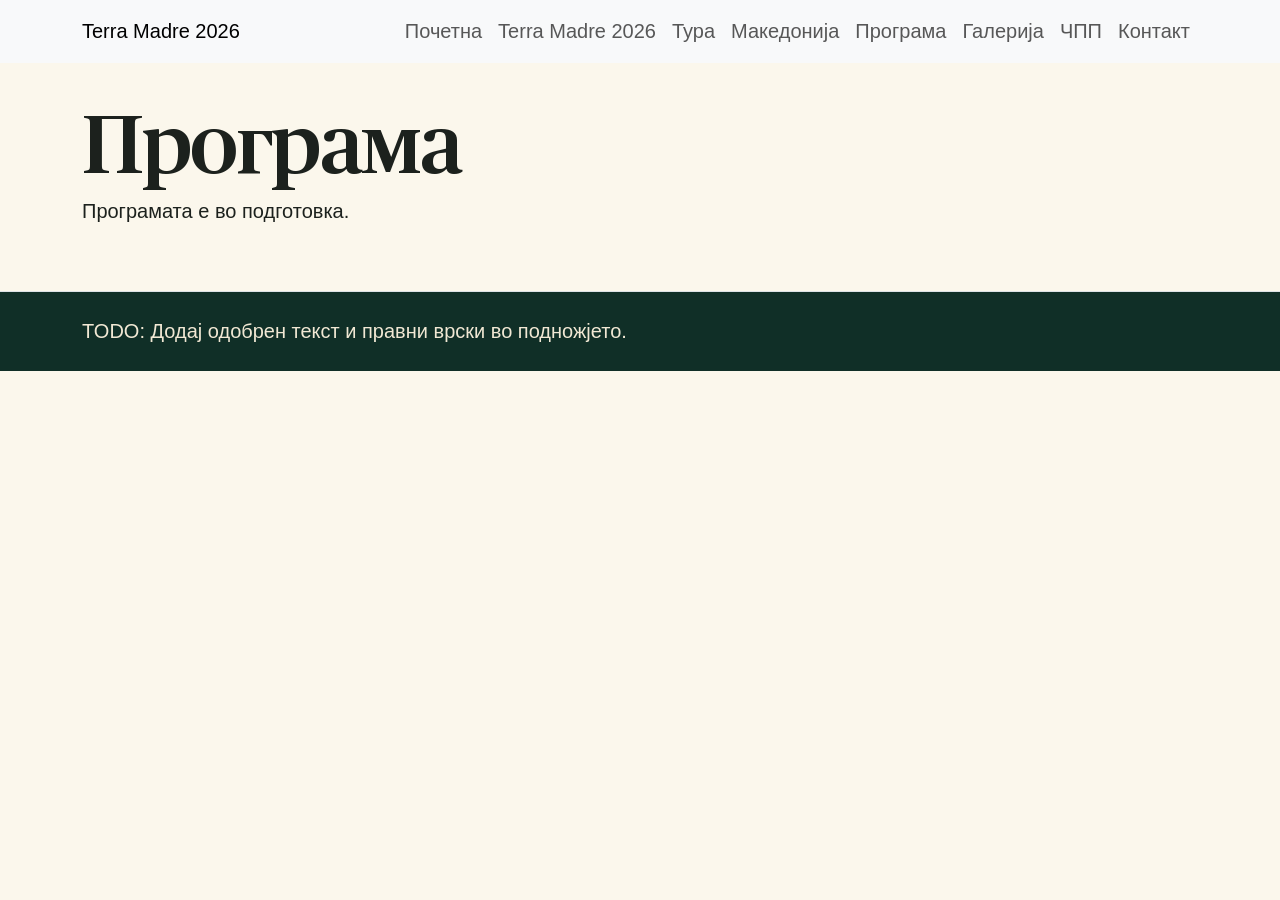
<file: pages/program.html>
<!doctype html>
<html lang="mk">
<head>
<!-- Google tag (gtag.js) -->
<script async src="https://www.googletagmanager.com/gtag/js?id=G-M9CDMPTJWB"></script>
<script>
  window.dataLayer = window.dataLayer || [];
  function gtag(){dataLayer.push(arguments);}
  gtag('js', new Date());

  gtag('config', 'G-M9CDMPTJWB');
</script>
<script type="text/javascript">
    (function(c,l,a,r,i,t,y){
        c[a]=c[a]||function(){(c[a].q=c[a].q||[]).push(arguments)};
        t=l.createElement(r);t.async=1;t.src="https://www.clarity.ms/tag/"+i;
        y=l.getElementsByTagName(r)[0];y.parentNode.insertBefore(t,y);
    })(window, document, "clarity", "script", "xs8sid5qyp");
</script>
  <meta charset="utf-8"><meta name="viewport" content="width=device-width, initial-scale=1">
  <meta name="robots" content="noindex, nofollow">
  <!-- TODO: Finalize metadata. --><title>Програма | Terra Madre 2026</title><meta name="description" content="Привремена програмска страница.">
  <link href="https://cdn.jsdelivr.net/npm/bootstrap@5.3.8/dist/css/bootstrap.min.css" rel="stylesheet" integrity="sha384-sRIl4kxILFvY47J16cr9ZwB07vP4J8+LH7qKQnuqkuIAvNWLzeN8tE5YBujZqJLB" crossorigin="anonymous"><link rel="stylesheet" href="../assets/css/main.css"><link rel="stylesheet" href="../assets/css/components.css">
</head>
<body>
  <a class="skip-link" href="#main-content">Прескокни до главната содржина</a>
  <header><nav class="navbar navbar-expand-lg bg-body-tertiary" aria-label="Главна навигација"><div class="container">
    <a class="navbar-brand" href="../index.html">Terra Madre 2026</a><button class="navbar-toggler" type="button" data-bs-toggle="collapse" data-bs-target="#mainNavigation" aria-controls="mainNavigation" aria-expanded="false" aria-label="Отвори навигација"><span class="navbar-toggler-icon"></span></button>
    <div class="collapse navbar-collapse" id="mainNavigation"><ul class="navbar-nav ms-auto">
      <li class="nav-item"><a class="nav-link" href="../index.html">Почетна</a></li><li class="nav-item"><a class="nav-link" href="../index.html#why-now">Terra Madre 2026</a></li><li class="nav-item"><a class="nav-link" href="../index.html#travel">Тура</a></li><li class="nav-item"><a class="nav-link" href="../index.html#macedonia">Македонија</a></li><li class="nav-item"><a class="nav-link" href="../index.html#travel">Програма</a></li><li class="nav-item"><span class="nav-link">Галерија</span></li><li class="nav-item"><a class="nav-link" href="../index.html#faq">ЧПП</a></li><li class="nav-item"><a class="nav-link" href="../index.html#travel">Контакт</a></li>
    </ul></div>
  </div></nav></header>
  <main id="main-content" class="container py-5"><h1>Програма</h1><!-- TODO: Add the approved schedule and event details. --><p class="lead">Програмата е во подготовка.</p></main>
  <footer class="site-footer border-top py-4"><div class="container"><p class="mb-0">TODO: Додај одобрен текст и правни врски во подножјето.</p></div></footer>
  <script src="https://cdn.jsdelivr.net/npm/bootstrap@5.3.8/dist/js/bootstrap.bundle.min.js" integrity="sha384-FKyoEForCGlyvwx9Hj09JcYn3nv7wiPVlz7YYwJrWVcXK/BmnVDxM+D2scQbITxI" crossorigin="anonymous"></script><script src="../assets/js/main.js"></script>
</body>
</html>
</file>
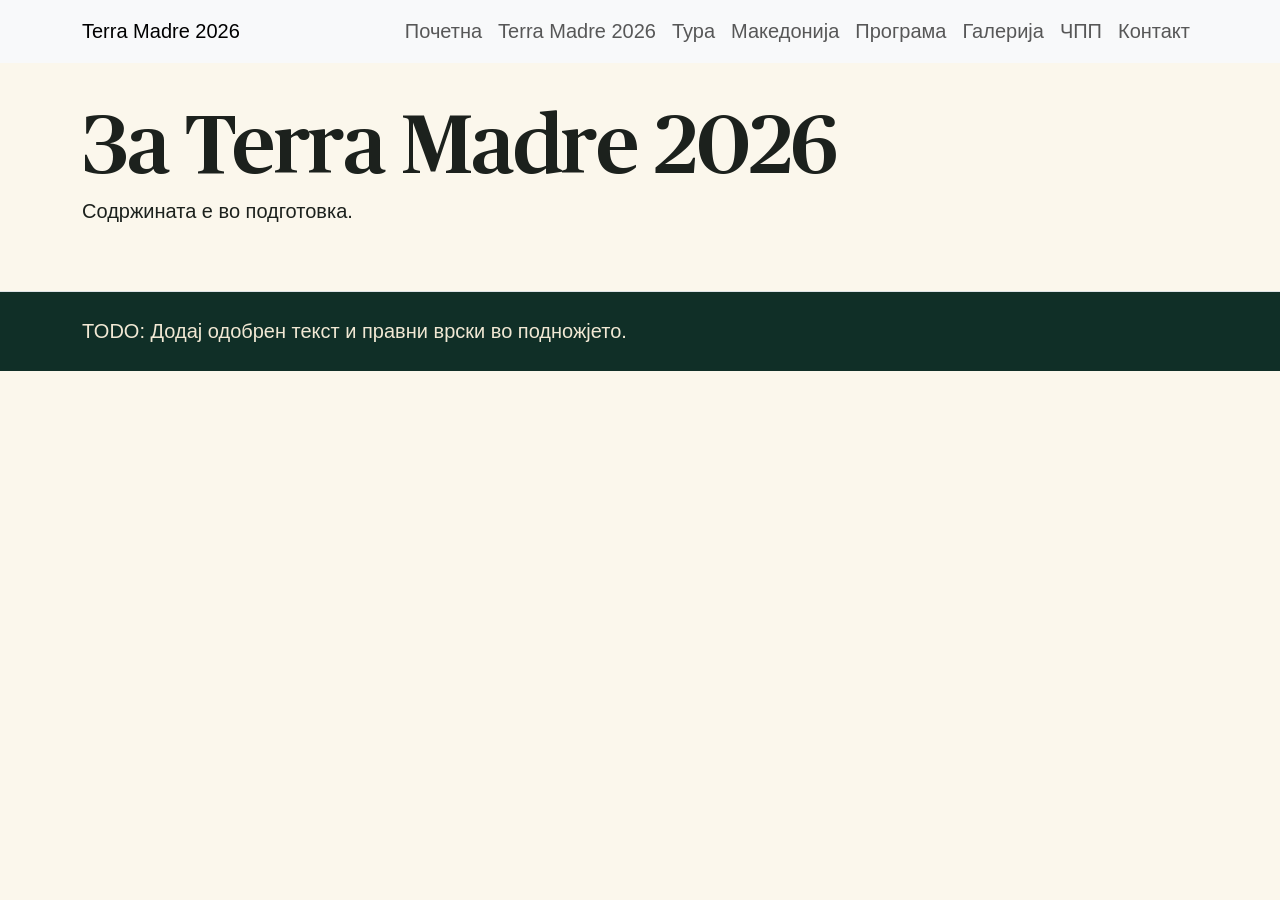
<file: pages/terra-madre-2026.html>
<!doctype html>
<html lang="mk">
<head>
<!-- Google tag (gtag.js) -->
<script async src="https://www.googletagmanager.com/gtag/js?id=G-M9CDMPTJWB"></script>
<script>
  window.dataLayer = window.dataLayer || [];
  function gtag(){dataLayer.push(arguments);}
  gtag('js', new Date());

  gtag('config', 'G-M9CDMPTJWB');
</script>
<script type="text/javascript">
    (function(c,l,a,r,i,t,y){
        c[a]=c[a]||function(){(c[a].q=c[a].q||[]).push(arguments)};
        t=l.createElement(r);t.async=1;t.src="https://www.clarity.ms/tag/"+i;
        y=l.getElementsByTagName(r)[0];y.parentNode.insertBefore(t,y);
    })(window, document, "clarity", "script", "xs8sid5qyp");
</script>
  <meta charset="utf-8">
  <meta name="viewport" content="width=device-width, initial-scale=1">
  <meta name="robots" content="noindex, nofollow">
  <!-- TODO: Finalize metadata. -->
  <title>За Terra Madre 2026</title>
  <meta name="description" content="Привремена страница за Terra Madre 2026.">
  <link href="https://cdn.jsdelivr.net/npm/bootstrap@5.3.8/dist/css/bootstrap.min.css" rel="stylesheet" integrity="sha384-sRIl4kxILFvY47J16cr9ZwB07vP4J8+LH7qKQnuqkuIAvNWLzeN8tE5YBujZqJLB" crossorigin="anonymous">
  <link rel="stylesheet" href="../assets/css/main.css">
  <link rel="stylesheet" href="../assets/css/components.css">
</head>
<body>
  <a class="skip-link" href="#main-content">Прескокни до главната содржина</a>
  <header><nav class="navbar navbar-expand-lg bg-body-tertiary" aria-label="Главна навигација"><div class="container">
    <a class="navbar-brand" href="../index.html">Terra Madre 2026</a>
    <button class="navbar-toggler" type="button" data-bs-toggle="collapse" data-bs-target="#mainNavigation" aria-controls="mainNavigation" aria-expanded="false" aria-label="Отвори навигација"><span class="navbar-toggler-icon"></span></button>
    <div class="collapse navbar-collapse" id="mainNavigation"><ul class="navbar-nav ms-auto">
      <li class="nav-item"><a class="nav-link" href="../index.html">Почетна</a></li><li class="nav-item"><a class="nav-link" href="../index.html#why-now">Terra Madre 2026</a></li><li class="nav-item"><a class="nav-link" href="../index.html#travel">Тура</a></li><li class="nav-item"><a class="nav-link" href="../index.html#macedonia">Македонија</a></li><li class="nav-item"><a class="nav-link" href="../index.html#travel">Програма</a></li><li class="nav-item"><span class="nav-link">Галерија</span></li><li class="nav-item"><a class="nav-link" href="../index.html#faq">ЧПП</a></li><li class="nav-item"><a class="nav-link" href="../index.html#travel">Контакт</a></li>
    </ul></div>
  </div></nav></header>
  <main id="main-content" class="container py-5"><h1>За Terra Madre 2026</h1><!-- TODO: Add reviewed page content. --><p class="lead">Содржината е во подготовка.</p></main>
  <footer class="site-footer border-top py-4"><div class="container"><p class="mb-0">TODO: Додај одобрен текст и правни врски во подножјето.</p></div></footer>
  <script src="https://cdn.jsdelivr.net/npm/bootstrap@5.3.8/dist/js/bootstrap.bundle.min.js" integrity="sha384-FKyoEForCGlyvwx9Hj09JcYn3nv7wiPVlz7YYwJrWVcXK/BmnVDxM+D2scQbITxI" crossorigin="anonymous"></script>
  <script src="../assets/js/main.js"></script>
</body>
</html>
</file>
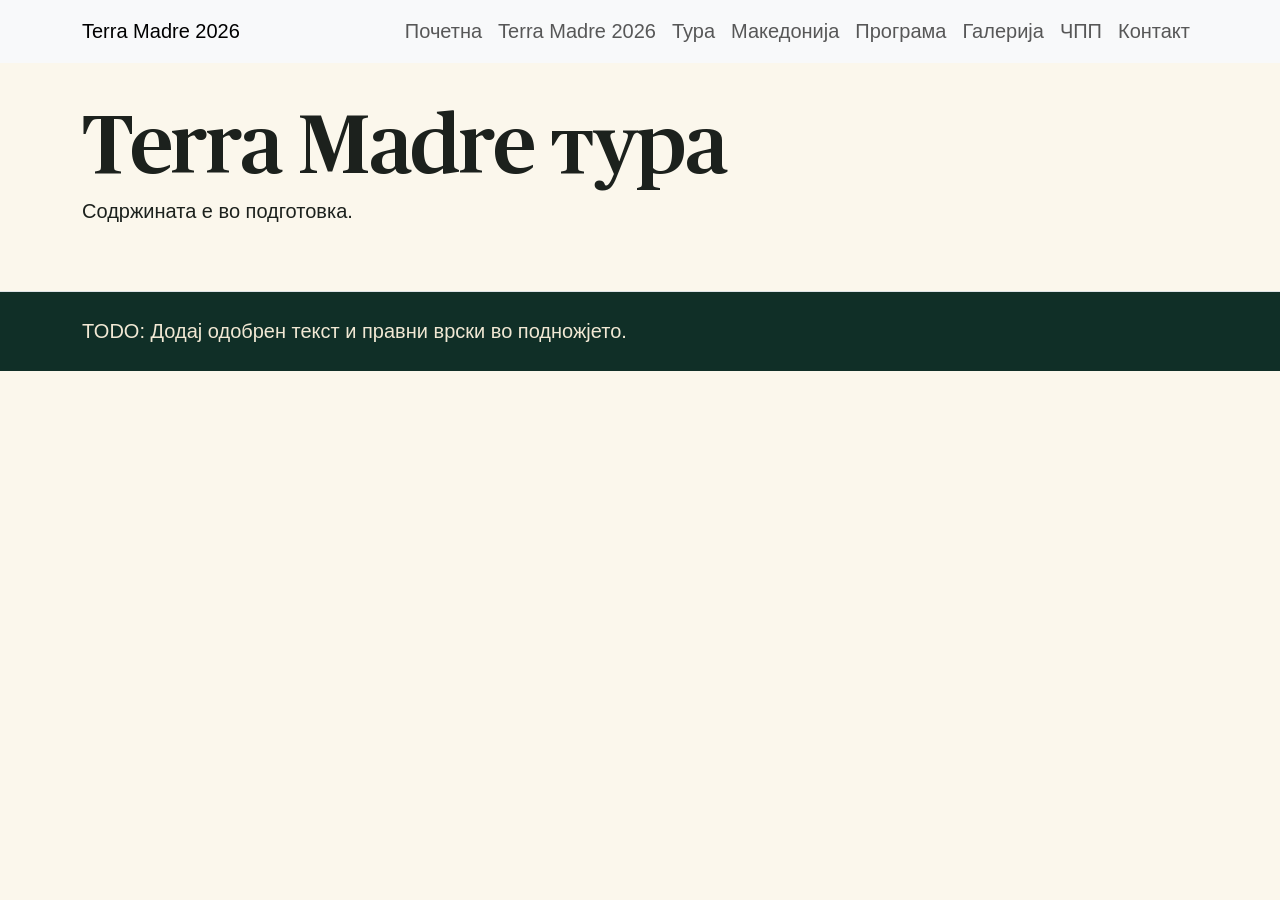
<file: pages/terra-madre-tour.html>
<!doctype html>
<html lang="mk">
<head>
<!-- Google tag (gtag.js) -->
<script async src="https://www.googletagmanager.com/gtag/js?id=G-M9CDMPTJWB"></script>
<script>
  window.dataLayer = window.dataLayer || [];
  function gtag(){dataLayer.push(arguments);}
  gtag('js', new Date());

  gtag('config', 'G-M9CDMPTJWB');
</script>
<script type="text/javascript">
    (function(c,l,a,r,i,t,y){
        c[a]=c[a]||function(){(c[a].q=c[a].q||[]).push(arguments)};
        t=l.createElement(r);t.async=1;t.src="https://www.clarity.ms/tag/"+i;
        y=l.getElementsByTagName(r)[0];y.parentNode.insertBefore(t,y);
    })(window, document, "clarity", "script", "xs8sid5qyp");
</script>
  <meta charset="utf-8">
  <meta name="viewport" content="width=device-width, initial-scale=1">
  <meta name="robots" content="noindex, nofollow">
  <!-- TODO: Finalize metadata. -->
  <title>Terra Madre тура</title>
  <meta name="description" content="Привремена страница за Terra Madre турата.">
  <link href="https://cdn.jsdelivr.net/npm/bootstrap@5.3.8/dist/css/bootstrap.min.css" rel="stylesheet" integrity="sha384-sRIl4kxILFvY47J16cr9ZwB07vP4J8+LH7qKQnuqkuIAvNWLzeN8tE5YBujZqJLB" crossorigin="anonymous">
  <link rel="stylesheet" href="../assets/css/main.css">
  <link rel="stylesheet" href="../assets/css/components.css">
</head>
<body>
  <a class="skip-link" href="#main-content">Прескокни до главната содржина</a>
  <header><nav class="navbar navbar-expand-lg bg-body-tertiary" aria-label="Главна навигација"><div class="container">
    <a class="navbar-brand" href="../index.html">Terra Madre 2026</a><button class="navbar-toggler" type="button" data-bs-toggle="collapse" data-bs-target="#mainNavigation" aria-controls="mainNavigation" aria-expanded="false" aria-label="Отвори навигација"><span class="navbar-toggler-icon"></span></button>
    <div class="collapse navbar-collapse" id="mainNavigation"><ul class="navbar-nav ms-auto">
      <li class="nav-item"><a class="nav-link" href="../index.html">Почетна</a></li><li class="nav-item"><a class="nav-link" href="../index.html#why-now">Terra Madre 2026</a></li><li class="nav-item"><a class="nav-link" href="../index.html#travel">Тура</a></li><li class="nav-item"><a class="nav-link" href="../index.html#macedonia">Македонија</a></li><li class="nav-item"><a class="nav-link" href="../index.html#travel">Програма</a></li><li class="nav-item"><span class="nav-link">Галерија</span></li><li class="nav-item"><a class="nav-link" href="../index.html#faq">ЧПП</a></li><li class="nav-item"><a class="nav-link" href="../index.html#travel">Контакт</a></li>
    </ul></div>
  </div></nav></header>
  <main id="main-content" class="container py-5"><h1>Terra Madre тура</h1><!-- TODO: Add reviewed tour content. --><p class="lead">Содржината е во подготовка.</p></main>
  <footer class="site-footer border-top py-4"><div class="container"><p class="mb-0">TODO: Додај одобрен текст и правни врски во подножјето.</p></div></footer>
  <script src="https://cdn.jsdelivr.net/npm/bootstrap@5.3.8/dist/js/bootstrap.bundle.min.js" integrity="sha384-FKyoEForCGlyvwx9Hj09JcYn3nv7wiPVlz7YYwJrWVcXK/BmnVDxM+D2scQbITxI" crossorigin="anonymous"></script><script src="../assets/js/main.js"></script>
</body>
</html>
</file>
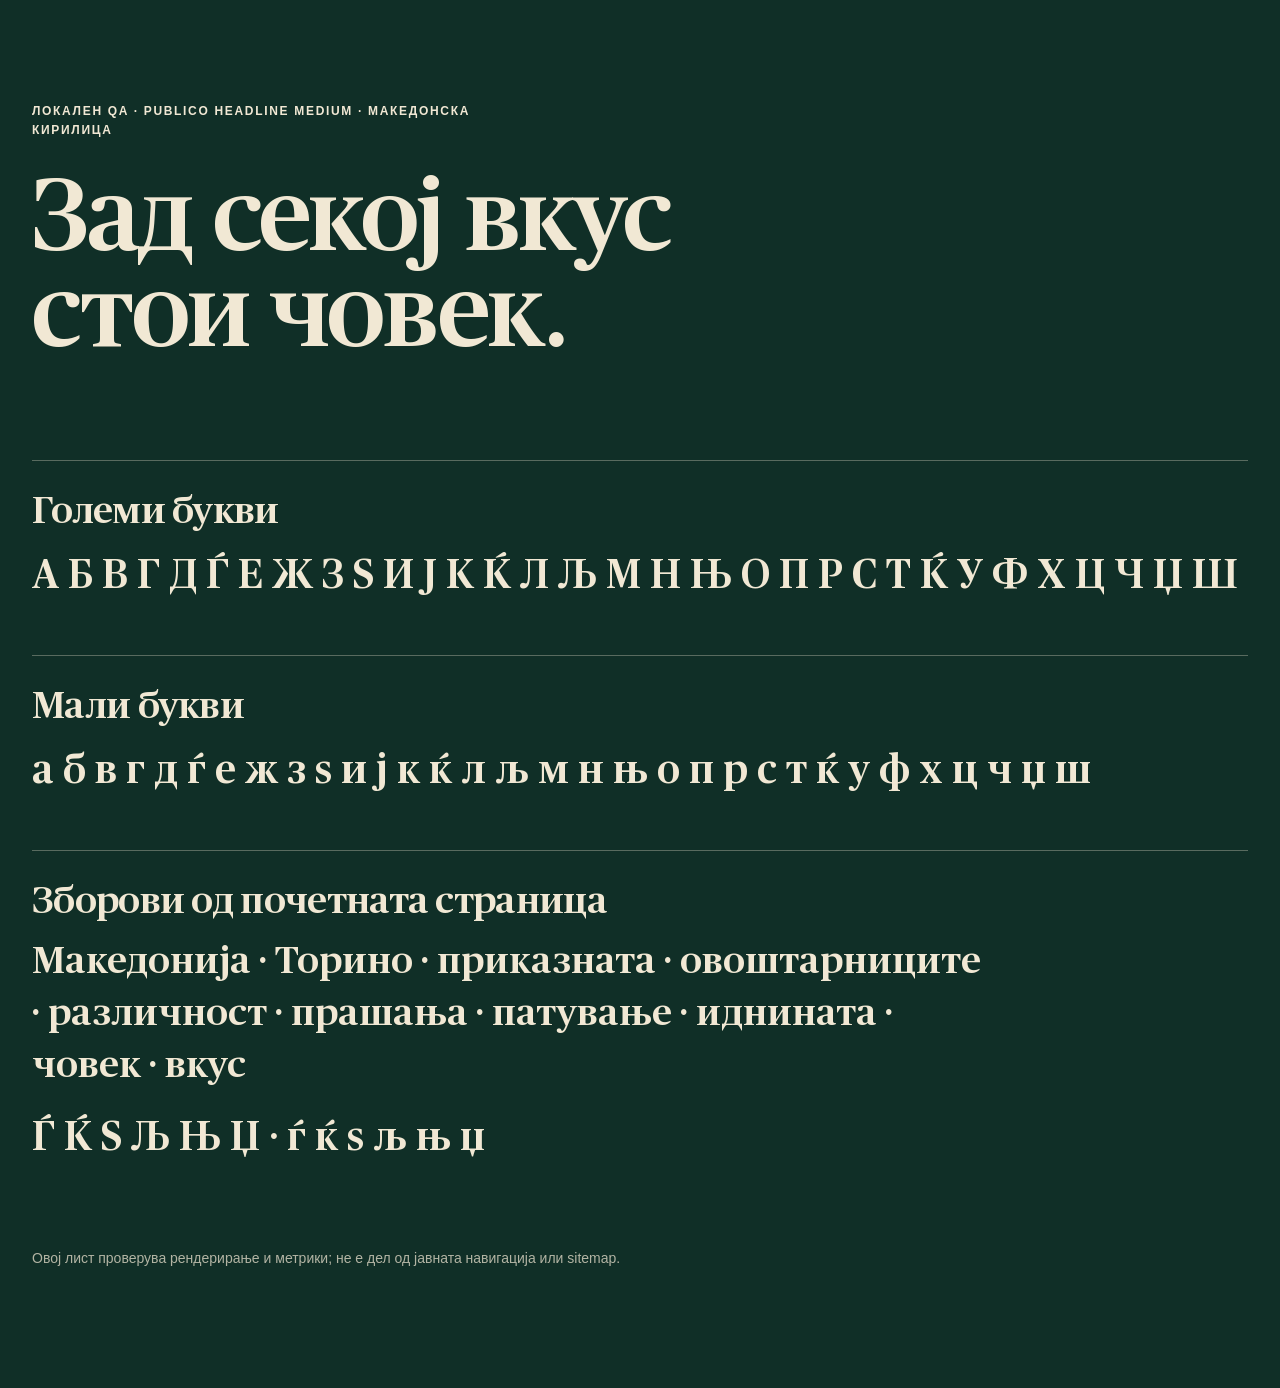
<file: review/typography-v1/cyrillic-specimen.html>
<!doctype html>
<html lang="mk">
<head>
  <meta charset="utf-8">
  <meta name="viewport" content="width=device-width, initial-scale=1">
  <meta name="robots" content="noindex, nofollow">
  <title>Publico Headline — локален кириличен QA</title>
  <link rel="stylesheet" href="../../assets/css/main.css">
  <link rel="stylesheet" href="specimen.css">
</head>
<body class="specimen">
  <main class="specimen__sheet">
    <p class="specimen__label">Локален QA · Publico Headline Medium · Македонска кирилица</p>
    <h1>Зад секој вкус стои човек.</h1>

    <section aria-labelledby="uppercase-title">
      <h2 id="uppercase-title">Големи букви</h2>
      <p class="specimen__glyphs">А Б В Г Д Ѓ Е Ж З Ѕ И Ј К Ќ Л Љ М Н Њ О П Р С Т Ќ У Ф Х Ц Ч Џ Ш</p>
    </section>

    <section aria-labelledby="lowercase-title">
      <h2 id="lowercase-title">Мали букви</h2>
      <p class="specimen__glyphs">а б в г д ѓ е ж з ѕ и ј к ќ л љ м н њ о п р с т ќ у ф х ц ч џ ш</p>
    </section>

    <section aria-labelledby="words-title">
      <h2 id="words-title">Зборови од почетната страница</h2>
      <p class="specimen__words">Македонија · Торино · приказната · овоштарниците · различност · прашања · патување · иднината · човек · вкус</p>
      <p class="specimen__glyphs">Ѓ Ќ Ѕ Љ Њ Џ · ѓ ќ ѕ љ њ џ</p>
    </section>

    <p class="specimen__note">Овој лист проверува рендерирање и метрики; не е дел од јавната навигација или sitemap.</p>
  </main>
</body>
</html>
</file>
<file: assets/css/main.css>
/* ==========================================================================
   Terra Madre Salone del Gusto 2026 — Homepage V2
   Tokens / custom properties
   ========================================================================== */

@font-face {
  font-family: "Publico Headline";
  src:
    url("../fonts/publico-headline/PublicoHeadline-Medium-Web.woff2") format("woff2"),
    url("../fonts/publico-headline/PublicoHeadline-Medium-Web.woff") format("woff");
  font-style: normal;
  font-weight: 500;
  font-display: swap;
}

:root {
  color-scheme: light;

  --color-forest: #214d3d;
  --color-forest-deep: #102f27;
  --color-cream: #f1e8d4;
  --color-paper: #fbf7ec;
  --color-earth: #9a664b;
  --color-terracotta: #b7533f;
  --color-event-red: #c72d32;
  --color-ink: #1c211d;
  --color-muted: #676b63;
  --color-muted-on-cream: #666a62;
  --color-border: #c8c1af;
  --color-white: #fffdf7;

  --font-display: "Publico Headline", Georgia, "Times New Roman", serif;
  --font-body: "Google Sans", Arial, Helvetica, sans-serif;
  --font-ui: "Google Sans", Arial, Helvetica, sans-serif;
  --font-quote: "Open Sans", Arial, Helvetica, sans-serif;

  --text-hero: clamp(5rem, 6.5vw, 6.5rem);
  --text-h2: clamp(2.6rem, calc(4vw + 1.5rem), 4rem);
  --text-h3: clamp(2rem, calc(2vw + 1.4rem), 2.625rem);
  --text-large: clamp(1.25rem, calc(0.8vw + 0.9rem), 1.5rem);
  --text-body: clamp(1.125rem, calc(0.35vw + 1.05rem), 1.25rem);
  --text-small: 1rem;
  --text-meta: 0.875rem;
  --text-button: 1rem;
  --text-nav: 1rem;

  --space-1: 0.25rem;
  --space-2: 0.5rem;
  --space-3: 0.75rem;
  --space-4: 1rem;
  --space-5: 1.5rem;
  --space-6: 2rem;
  --space-7: clamp(2.5rem, 5vw, 4rem);
  --space-8: clamp(4rem, 8vw, 7rem);
  --space-9: clamp(5.5rem, 11vw, 10rem);

  --site-max: 83rem;
  --reading-max: 43rem;
  --header-height: 5.25rem;
  --border-thin: 1px;
  --transition-fast: 180ms ease;
  --transition-medium: 420ms cubic-bezier(0.22, 1, 0.36, 1);
}

/* ==========================================================================
   Reset and base
   ========================================================================== */

*,
*::before,
*::after {
  box-sizing: border-box;
}

html {
  min-height: 100%;
  scroll-behavior: smooth;
  scroll-padding-top: calc(var(--header-height) + 1rem);
}

body {
  min-width: 20rem;
  min-height: 100vh;
  margin: 0;
  overflow-x: clip;
  color: var(--color-ink);
  background: var(--color-paper);
  font-family: var(--font-body);
  font-size: var(--text-body);
  letter-spacing: 0;
  line-height: 1.55;
  text-rendering: optimizeLegibility;
  -webkit-font-smoothing: antialiased;
}

body.nav-open {
  overflow: hidden;
}

img,
svg {
  display: block;
  max-width: 100%;
}

a {
  color: inherit;
  text-decoration-thickness: 0.08em;
  text-underline-offset: 0.18em;
}

button,
input,
textarea,
select {
  font: inherit;
}

button {
  color: inherit;
}

::selection {
  color: var(--color-white);
  background: var(--color-event-red);
}

/* ==========================================================================
   Typography
   ========================================================================== */

h1,
h2,
h3,
p,
blockquote,
figure,
dl,
dd {
  margin-top: 0;
}

h1,
h2 {
  font-family: var(--font-display);
  font-synthesis: none;
  font-weight: 500;
  hyphens: none;
  letter-spacing: -0.018em;
  text-wrap: balance;
}

h3 {
  font-family: var(--font-ui);
  font-weight: 700;
  letter-spacing: -0.015em;
  text-wrap: balance;
}

h1 {
  font-size: var(--text-hero);
  line-height: 0.92;
}

h2 {
  margin-bottom: var(--space-5);
  font-size: var(--text-h2);
  line-height: 0.98;
}

h3 {
  margin-bottom: var(--space-4);
  font-size: var(--text-h3);
  line-height: 1.08;
}

p {
  max-width: 70ch;
  margin-bottom: clamp(1rem, 1.2vw, 1.4rem);
}

.eyebrow {
  margin-bottom: var(--space-4);
  font-family: var(--font-body);
  font-size: var(--text-meta);
  font-weight: 700;
  letter-spacing: 0.12em;
  line-height: 1.35;
  text-transform: uppercase;
}

.chapter-lede {
  max-width: var(--reading-max);
  font-family: var(--font-body);
  font-size: var(--text-large);
  font-weight: 500;
  letter-spacing: 0;
  line-height: 1.55;
}

.source-note {
  max-width: 40rem;
  margin: var(--space-7) auto 0;
  color: color-mix(in srgb, var(--color-cream) 74%, transparent);
  font-size: var(--text-small);
  text-align: center;
}

/* ==========================================================================
   Layout
   ========================================================================== */

.site-shell {
  width: min(calc(100% - clamp(2rem, 6vw, 6rem)), var(--site-max));
  margin-inline: auto;
}

.chapter {
  position: relative;
  padding-block: var(--space-9);
}

.chapter--paper {
  background: var(--color-paper);
}

.chapter-heading {
  margin-bottom: var(--space-8);
}

.chapter-heading--wide {
  max-width: 68rem;
}

.chapter-heading--center {
  max-width: 62rem;
  margin-inline: auto;
  text-align: center;
}

.editorial-split {
  display: grid;
  grid-template-columns: minmax(16rem, 0.82fr) minmax(20rem, 1.18fr);
  gap: clamp(3rem, 9vw, 9rem);
  align-items: center;
}

.editorial-copy {
  max-width: var(--reading-max);
}

.editorial-copy > p:not(.eyebrow, .chapter-lede, .editorial-statement) {
  max-width: 39rem;
}

/* ==========================================================================
   Opening experience
   ========================================================================== */

.opening {
  position: relative;
  min-height: 100vh;
  min-height: 100svh;
  overflow: hidden;
  color: var(--color-white);
  background: var(--color-forest-deep);
  isolation: isolate;
}

.opening__visual {
  position: absolute;
  inset: 0;
  z-index: -3;
  display: block;
  background: var(--color-forest-deep);
}

.opening__visual img {
  display: block;
  width: 100%;
  height: 100%;
  object-fit: cover;
  object-position: 60% center;
}

.opening__overlay {
  position: absolute;
  inset: 0;
  z-index: -2;
  background: linear-gradient(
    90deg,
    rgba(18, 30, 24, 0.68) 0%,
    rgba(18, 30, 24, 0.32) 42%,
    transparent 72%
  );
  pointer-events: none;
}

.opening__content {
  display: flex;
  min-height: 100vh;
  min-height: 100svh;
  padding-top: calc(var(--header-height) + clamp(2rem, 5vh, 4rem));
  padding-bottom: clamp(4.5rem, 8vh, 7rem);
  flex-direction: column;
  justify-content: center;
}

.opening__eyebrow {
  margin-bottom: clamp(1.25rem, 2.5vh, 2.25rem);
  letter-spacing: 0.12em;
}

.opening h1 {
  max-width: 9.2ch;
  margin-bottom: clamp(1.6rem, 2.7vh, 2.4rem);
  font-size: clamp(5rem, min(6.5vw, 11.5vh), 6.5rem);
  font-weight: 500;
  line-height: 0.91;
  letter-spacing: -0.018em;
}

.opening h1 span {
  display: block;
  white-space: nowrap;
}

.opening__focus {
  padding-left: clamp(0.3rem, 3vw, 3.25rem);
  color: var(--color-cream);
  font-size: 1.13em;
}

.opening__description {
  max-width: 32.5rem;
  margin: 0;
  color: rgba(255, 253, 247, 0.9);
  font-family: var(--font-body);
  font-size: var(--text-body);
  font-weight: 400;
  line-height: 1.55;
}

.opening__description span {
  display: block;
}

.opening__actions {
  display: flex;
  margin-top: clamp(1.75rem, 3.5vh, 3rem);
  gap: clamp(1.25rem, 2.5vw, 2.5rem);
  align-items: center;
}

.opening__primary {
  border: 2px solid var(--color-cream);
  color: var(--color-forest-deep);
  background: var(--color-cream);
}

.opening__primary:hover,
.opening__primary:focus-visible {
  border-color: var(--color-forest);
  color: var(--color-cream);
  background: var(--color-forest);
}

.opening__secondary {
  display: inline-flex;
  min-height: 2.75rem;
  gap: 0.55rem;
  align-items: center;
  color: var(--color-cream);
  font-weight: 700;
  text-decoration: none;
}

.opening__secondary:hover,
.opening__secondary:focus-visible {
  color: var(--color-white);
  text-decoration: underline;
  text-underline-offset: 0.35em;
}

.opening__scroll-cue {
  position: absolute;
  bottom: clamp(1rem, 2.5vh, 2rem);
  left: 50%;
  display: grid;
  width: 2.75rem;
  height: 4rem;
  place-items: center;
  color: var(--color-white);
  text-decoration: none;
  transform: translateX(-50%);
}

.opening__scroll-line {
  position: relative;
  display: block;
  width: 1px;
  height: 3.5rem;
  background: rgba(255, 253, 247, 0.48);
}

.opening__scroll-dot {
  position: absolute;
  top: 0.65rem;
  left: 50%;
  width: 0.3rem;
  height: 0.3rem;
  border-radius: 50%;
  background: var(--color-cream);
  opacity: 0.35;
  transform: translateX(-50%);
  animation: opening-dot 1.8s ease-in-out infinite;
}

@keyframes opening-dot {
  0%,
  100% {
    opacity: 0.25;
  }

  50% {
    opacity: 1;
  }
}

.js .opening [data-hero-reveal] {
  opacity: 0;
  transform: translateY(1rem);
  transition:
    opacity 520ms var(--transition-medium),
    transform 520ms var(--transition-medium);
}

.js .opening.is-hero-ready [data-hero-reveal] {
  opacity: 1;
  transform: none;
}

.js .opening [data-hero-reveal]:nth-child(2) {
  transition-delay: 60ms;
}

.js .opening [data-hero-reveal]:nth-child(3) {
  transition-delay: 110ms;
}

.js .opening [data-hero-reveal]:nth-child(4) {
  transition-delay: 150ms;
}

/* ==========================================================================
   Editorial interlude
   ========================================================================== */

.editorial-interlude {
  display: grid;
  min-height: 80vh;
  min-height: 80svh;
  padding: clamp(5rem, 10vw, 9rem) clamp(1.5rem, 6vw, 6rem);
  place-items: center;
  background: var(--color-paper);
  text-align: center;
}

.editorial-interlude__inner {
  width: min(100%, 43.75rem);
}

.editorial-interlude__statement {
  max-width: 43.75rem;
  margin: 0;
  color: var(--color-forest);
  font-family: var(--font-display);
  font-size: clamp(4rem, 6vw, 5.75rem);
  font-synthesis: none;
  font-weight: 500;
  letter-spacing: -0.018em;
  line-height: 0.96;
}

.editorial-interlude__statement span {
  display: block;
}

.editorial-interlude__principle {
  max-width: none;
  margin: clamp(3rem, 5vw, 4.5rem) 0 0;
  color: var(--color-muted);
  font-family: var(--font-ui);
  font-size: 0.7rem;
  font-weight: 600;
  letter-spacing: 0.18em;
  line-height: 1.4;
  text-transform: uppercase;
}

.reveal-ready .editorial-interlude [data-reveal] {
  opacity: 0;
  transform: none;
  transition: opacity 560ms cubic-bezier(0.22, 1, 0.36, 1);
}

.reveal-ready .editorial-interlude [data-reveal].is-visible {
  opacity: 1;
  transform: none;
}

/* ==========================================================================
   Editorial chapters
   ========================================================================== */

.chapter.why-now {
  padding-block: clamp(7rem, 11vw, 11rem);
}

.why-now__spread {
  display: grid;
  grid-template-columns: minmax(0, 1.22fr) minmax(18rem, 1fr);
  gap: clamp(3rem, 4.5vw, 5rem);
  align-items: center;
}

.why-now__copy {
  max-width: 45rem;
}

.why-now__copy .eyebrow {
  margin-bottom: clamp(1.5rem, 2.5vw, 2.5rem);
}

.why-now__copy h2 {
  max-width: 10ch;
  margin-bottom: clamp(4.5rem, 7vw, 7rem);
}

.why-now__copy h2 span,
.why-now__closing span,
.campaign-exhibit__caption span {
  display: block;
}

.why-now__body {
  display: grid;
  max-width: 35rem;
  gap: clamp(1.75rem, 2.5vw, 2.5rem);
}

.why-now__body p {
  margin: 0;
}

.campaign-exhibit {
  width: min(100%, 35.75rem);
  margin: 0;
  justify-self: center;
}

.campaign-exhibit > picture,
.people-scene__image > picture,
.city-scene__image > picture,
.macedonia-scene__image > picture {
  display: contents;
}

.campaign-exhibit img {
  display: block;
  width: 100%;
  height: auto;
}

.campaign-exhibit__caption {
  margin-top: var(--space-3);
  color: var(--color-muted);
  font-family: var(--font-ui);
  font-size: 0.75rem;
  font-weight: 400;
  letter-spacing: 0;
  line-height: 1.5;
}

.why-now__closing {
  max-width: 14ch;
  margin: clamp(9rem, 15vw, 15rem) auto 0;
  color: var(--color-forest);
  font-family: var(--font-display);
  font-size: clamp(4rem, 6vw, 5.5rem);
  font-synthesis: none;
  font-weight: 500;
  letter-spacing: -0.018em;
  line-height: 0.94;
  text-align: center;
}

.editorial-visual {
  position: relative;
  min-height: clamp(29rem, 50vw, 44rem);
  overflow: hidden;
  color: var(--color-cream);
  background: var(--color-forest);
}

.editorial-photo img {
  width: 100%;
  height: 100%;
  min-height: inherit;
  object-fit: cover;
  object-position: 54% center;
}

.editorial-visual__number {
  position: absolute;
  top: var(--space-5);
  left: var(--space-5);
  z-index: 1;
  padding: 0.45rem 0.65rem;
  color: var(--color-forest-deep);
  background: var(--color-cream);
  font-size: var(--text-meta);
  font-weight: 700;
  letter-spacing: 0.12em;
}

.editorial-statement {
  position: relative;
  margin-top: var(--space-7);
  padding: var(--space-4) 0 var(--space-4) clamp(1.5rem, 3vw, 2.75rem);
  border-left: 0.3rem solid var(--color-forest);
  color: var(--color-forest);
  font-family: var(--font-quote);
  font-size: clamp(1.5rem, 2.2vw, 2rem);
  font-style: italic;
  font-weight: 400;
  letter-spacing: 0;
  line-height: 1.6;
}

.quote {
  position: relative;
  padding-left: clamp(1.5rem, 3vw, 2.75rem);
  border-left: 0.3rem solid currentColor;
  font-family: var(--font-quote);
  font-size: var(--text-large);
  font-style: italic;
  font-weight: 400;
  letter-spacing: 0;
  line-height: 1.6;
}

.quote::before,
.editorial-statement::before {
  position: absolute;
  top: -0.35em;
  left: 0.12em;
  font-family: var(--font-quote);
  font-size: 2.4em;
  font-style: italic;
  line-height: 1;
  opacity: 0.32;
  content: "“";
  pointer-events: none;
}

/* Biodiversity */

.biodiversity {
  color: var(--color-cream);
  background: var(--color-forest-deep);
}

.biodiversity .chapter-lede {
  color: color-mix(in srgb, var(--color-cream) 84%, transparent);
}

.biodiversity-panels {
  display: grid;
  grid-template-columns: repeat(3, minmax(0, 1fr));
  gap: var(--space-4);
}

.biodiversity-panel {
  position: relative;
  min-height: clamp(28rem, 48vw, 43rem);
  overflow: hidden;
}

.biodiversity-panel::after {
  position: absolute;
  right: 0;
  bottom: 0;
  left: 0;
  z-index: 1;
  height: 68%;
  background: rgba(16, 47, 39, 0.88);
  content: "";
}

.biodiversity-panel__image {
  position: absolute;
  inset: 0;
  width: 100%;
  height: 100%;
  object-fit: cover;
}

.biodiversity-panel--forest .biodiversity-panel__image {
  object-position: center 38%;
}

.biodiversity-panel--earth .biodiversity-panel__image {
  object-position: center 24%;
}

.biodiversity-panel--red .biodiversity-panel__image {
  object-position: 44% center;
}

.biodiversity-panel__content {
  position: absolute;
  right: 0;
  bottom: 0;
  left: 0;
  z-index: 2;
  padding: clamp(1.5rem, 3.2vw, 3rem);
}

.biodiversity-panel h3 {
  max-width: 12ch;
  font-family: var(--font-display);
  font-synthesis: none;
  font-weight: 500;
  hyphens: none;
  letter-spacing: -0.012em;
}

.biodiversity-panel p:last-child {
  max-width: 29rem;
  margin-bottom: 0;
}

.biodiversity-panel__index {
  position: absolute;
  top: calc(-1 * var(--space-6));
  right: var(--space-5);
  font-family: var(--font-ui);
  font-size: clamp(4rem, 8vw, 8rem);
  font-style: normal;
  font-weight: 700;
  line-height: 1;
  opacity: 0.36;
}

.biodiversity-panel--forest {
  color: var(--color-cream);
  background: var(--color-forest);
}

.biodiversity-panel--earth {
  color: var(--color-white);
  background: var(--color-earth);
}

.biodiversity-panel--earth::after {
  background: rgba(104, 66, 47, 0.9);
}

.biodiversity-panel--red {
  color: var(--color-white);
  background: var(--color-event-red);
}

.biodiversity-panel--red::after {
  background: rgba(132, 29, 34, 0.9);
}

/* Statistics */

.event-scale {
  color: var(--color-cream);
  background: var(--color-event-red);
}

.stats {
  display: grid;
  margin: 0;
  grid-template-columns: repeat(4, minmax(0, 1fr));
  border-block: var(--border-thin) solid rgba(241, 232, 212, 0.42);
}

.stat {
  padding: var(--space-7) var(--space-5);
  border-right: var(--border-thin) solid rgba(241, 232, 212, 0.42);
}

.stat:last-child {
  border-right: 0;
}

.stat__value {
  margin-bottom: var(--space-5);
  font-family: var(--font-ui);
  font-size: clamp(3.4rem, 7vw, 7.5rem);
  font-weight: 700;
  letter-spacing: -0.035em;
  line-height: 0.86;
}

.stat dd {
  max-width: 16rem;
  margin-bottom: 0;
  font-size: var(--text-small);
  line-height: 1.55;
}

/* Turin */

.turin {
  color: var(--color-cream);
  background: var(--color-forest);
}

.turin-layout {
  display: grid;
  grid-template-columns: minmax(20rem, 0.88fr) minmax(24rem, 1.12fr);
  gap: clamp(3rem, 10vw, 10rem);
  align-items: start;
}

.turin-intro {
  position: sticky;
  top: calc(var(--header-height) + 2rem);
  grid-row: 1 / 3;
  max-width: var(--reading-max);
}

.turin-intro p:not(.eyebrow, .chapter-lede) {
  max-width: 38rem;
  color: color-mix(in srgb, var(--color-cream) 78%, transparent);
}

.turin-media {
  display: grid;
  grid-column: 2;
  gap: var(--space-3);
}

.turin-media img {
  width: 100%;
  object-fit: cover;
}

.turin-media__lead {
  aspect-ratio: 16 / 9;
}

.turin-media__pair {
  display: grid;
  grid-template-columns: repeat(2, minmax(0, 1fr));
  gap: var(--space-3);
}

.turin-media__pair img {
  aspect-ratio: 4 / 3;
}

.turin-media p {
  max-width: 42rem;
  margin: var(--space-2) 0 var(--space-5);
  color: color-mix(in srgb, var(--color-cream) 68%, transparent);
  font-size: var(--text-small);
}

.turin-route {
  grid-column: 2;
}

.turin-route ol {
  margin: 0;
  padding: 0;
  border-top: var(--border-thin) solid rgba(241, 232, 212, 0.44);
  list-style: none;
}

.turin-route li {
  display: grid;
  padding-block: clamp(1.25rem, 3vw, 2.25rem);
  grid-template-columns: 3.5rem 1fr;
  border-bottom: var(--border-thin) solid rgba(241, 232, 212, 0.44);
  align-items: baseline;
}

.turin-route li span {
  font-size: var(--text-meta);
  letter-spacing: 0.12em;
  opacity: 0.68;
}

.turin-route li strong {
  font-family: var(--font-ui);
  font-size: clamp(1.8rem, 4vw, 3.5rem);
  font-weight: 700;
  letter-spacing: -0.025em;
  line-height: 1;
}

/* Macedonia */

.macedonia {
  color: var(--color-ink);
  background: var(--color-cream);
}

.macedonia-layout {
  display: grid;
  grid-template-columns: minmax(16rem, 0.78fr) minmax(20rem, 1.22fr);
  gap: clamp(3rem, 10vw, 10rem);
  align-items: center;
}

.macedonia-media {
  position: relative;
  display: grid;
  min-height: clamp(25rem, 45vw, 40rem);
  margin: 0;
  grid-template-rows: minmax(18rem, 1.25fr) minmax(11rem, 0.75fr) auto;
  gap: var(--space-3);
}

.macedonia-media img {
  width: 100%;
  height: 100%;
  object-fit: cover;
}

.macedonia-media__lead {
  object-position: center 44%;
}

.macedonia-media__secondary {
  object-position: center 42%;
}

.macedonia-media figcaption {
  max-width: 34rem;
  margin-top: var(--space-2);
  color: var(--color-muted);
  font-size: var(--text-small);
}

/* Editorial Chapter 02 — People of Slow Food Macedonia */

.people-catalogue {
  padding-block: clamp(7rem, 10vw, 10rem);
  overflow: hidden;
  color: var(--color-ink);
  background: var(--color-paper);
}

.people-catalogue__intro {
  max-width: 64rem;
}

.people-catalogue__intro h2 {
  max-width: 12ch;
  margin-bottom: clamp(2.25rem, 4vw, 3.5rem);
}

.people-catalogue__themes {
  max-width: 48rem;
  margin: 0;
  color: var(--color-muted);
  font-family: var(--font-body);
  font-size: var(--text-small);
  font-weight: 500;
  letter-spacing: 0.08em;
  line-height: 1.55;
  text-transform: uppercase;
}

.people-catalogue__scenes {
  display: flex;
  margin-top: clamp(7rem, 10vw, 10rem);
  flex-direction: column;
  gap: clamp(5rem, 8vw, 8rem);
}

.people-scene {
  display: flex;
  width: min(calc(100% - clamp(2rem, 6vw, 6rem)), var(--site-max));
  min-height: clamp(43.75rem, 55vw, 48rem);
  margin-inline: auto;
  padding-block: clamp(2.5rem, 4vw, 4rem);
  gap: clamp(3rem, 7vw, 7rem);
  align-items: center;
}

.people-scene__image {
  display: flex;
  width: 56%;
  margin: 0;
  flex: 0 1 56%;
  justify-content: flex-start;
}

.people-scene--right .people-scene__image {
  order: 2;
  justify-content: flex-end;
}

.people-scene--center .people-scene__image {
  width: 48%;
  flex-basis: 48%;
  justify-content: center;
}

.people-scene__image img {
  display: block;
  width: auto;
  max-width: 100%;
  height: auto;
  max-height: 40rem;
}

.people-scene__copy {
  width: auto;
  margin: 0;
  flex: 1 1 44%;
}

.people-scene__meta {
  max-width: 34rem;
  margin-bottom: clamp(1.5rem, 3vw, 2.5rem);
  color: var(--color-muted);
  font-family: var(--font-body);
  font-size: var(--text-meta);
  font-weight: 700;
  letter-spacing: 0.12em;
  line-height: 1.5;
  text-transform: uppercase;
}

.people-scene__meta span {
  margin-right: 1.25em;
}

.people-scene__copy h3 {
  max-width: 14ch;
  margin: 0;
  font-family: var(--font-display);
  font-size: clamp(3.25rem, 5.7vw, 5.75rem);
  font-weight: 500;
  letter-spacing: -0.025em;
  line-height: 0.96;
}

.people-scene--left .people-scene__copy > * {
  margin-left: auto;
}

.people-scene--right .people-scene__copy > * {
  margin-right: auto;
}

.people-scene--center .people-scene__copy > * {
  margin-inline: auto;
  text-align: center;
}

.people-catalogue__closing {
  padding-top: clamp(6rem, 10vw, 10rem);
}

.people-catalogue__closing p {
  max-width: 15ch;
  margin: 0 auto;
  font-family: var(--font-display);
  font-size: clamp(3.75rem, 7vw, 7rem);
  font-weight: 500;
  letter-spacing: -0.03em;
  line-height: 0.92;
  text-align: center;
}

/* Editorial Chapter 03 — The City That Welcomes the World */

.city-catalogue {
  padding-block: clamp(7rem, 10vw, 10rem);
  overflow: hidden;
  color: var(--color-ink);
  background: var(--color-paper);
}

.city-catalogue__intro {
  max-width: 64rem;
}

.city-catalogue__intro h2 {
  max-width: 12ch;
  margin-bottom: clamp(2.25rem, 4vw, 3.5rem);
}

.city-catalogue__themes {
  max-width: 48rem;
  margin: 0;
  color: var(--color-muted);
  font-family: var(--font-body);
  font-size: var(--text-small);
  font-weight: 500;
  letter-spacing: 0.08em;
  line-height: 1.55;
  text-transform: uppercase;
}

.city-catalogue__scenes {
  display: flex;
  margin-top: clamp(7rem, 10vw, 10rem);
  flex-direction: column;
  gap: clamp(5rem, 8vw, 8rem);
}

.city-scene {
  display: flex;
  width: min(calc(100% - clamp(2rem, 6vw, 6rem)), var(--site-max));
  min-height: clamp(43.75rem, 55vw, 48rem);
  margin-inline: auto;
  padding-block: clamp(2.5rem, 4vw, 4rem);
  gap: clamp(3rem, 7vw, 7rem);
  align-items: center;
}

.city-scene--emphasis {
  min-height: clamp(46rem, 57vw, 50rem);
}

.city-scene__image {
  display: flex;
  width: 56%;
  margin: 0;
  flex: 0 1 56%;
  justify-content: flex-start;
}

.city-scene--emphasis .city-scene__image {
  width: 60%;
  flex-basis: 60%;
}

.city-scene--right .city-scene__image {
  order: 2;
  justify-content: flex-end;
}

.city-scene__image img {
  display: block;
  width: auto;
  max-width: 100%;
  height: auto;
  max-height: 42.5rem;
}

.city-scene__copy {
  width: auto;
  margin: 0;
  flex: 1 1 44%;
}

.city-scene__meta {
  max-width: 34rem;
  margin-bottom: clamp(1.5rem, 3vw, 2.5rem);
  color: var(--color-muted);
  font-family: var(--font-body);
  font-size: var(--text-meta);
  font-weight: 700;
  letter-spacing: 0.12em;
  line-height: 1.5;
  text-transform: uppercase;
}

.city-scene__meta span {
  margin-right: 1.25em;
}

.city-scene__copy h3 {
  max-width: 14ch;
  margin: 0;
  font-family: var(--font-display);
  font-size: clamp(3.25rem, 5.7vw, 5.75rem);
  font-weight: 500;
  letter-spacing: -0.025em;
  line-height: 0.96;
}

.city-scene--left .city-scene__copy > * {
  margin-left: auto;
}

.city-scene--right .city-scene__copy > * {
  margin-right: auto;
}

.city-catalogue__closing {
  padding-top: clamp(6rem, 10vw, 10rem);
}

.city-catalogue__closing p {
  max-width: 15ch;
  margin: 0 auto;
  font-family: var(--font-display);
  font-size: clamp(3.75rem, 7vw, 7rem);
  font-weight: 500;
  letter-spacing: -0.03em;
  line-height: 0.92;
  text-align: center;
}

/* Editorial Chapter 04 — Macedonia at Terra Madre */

.macedonia-catalogue {
  padding-block: clamp(7rem, 10vw, 10rem);
  overflow: hidden;
  --color-muted: var(--color-muted-on-cream);
}

.macedonia-catalogue__intro {
  max-width: 64rem;
}

.macedonia-catalogue__intro h2 {
  max-width: 12ch;
  margin-bottom: clamp(2.25rem, 4vw, 3.5rem);
}

.macedonia-catalogue__subtitle {
  max-width: 38rem;
  margin: 0;
  color: var(--color-muted);
  font-family: var(--font-body);
  font-size: var(--text-body);
  line-height: 1.55;
}

.macedonia-catalogue__introduction {
  max-width: 70ch;
  color: var(--color-muted);
  font-family: var(--font-body);
  font-size: var(--text-body);
  line-height: 1.55;
}

.macedonia-catalogue__introduction p {
  margin: 0 0 1.25em;
}

.macedonia-catalogue__introduction p:last-child {
  margin-bottom: 0;
}

.macedonia-catalogue__scenes {
  display: flex;
  margin-top: clamp(6rem, 9vw, 9rem);
  flex-direction: column;
  gap: clamp(5rem, 8vw, 8rem);
}

.macedonia-scene {
  display: flex;
  width: min(calc(100% - clamp(2rem, 6vw, 6rem)), var(--site-max));
  min-height: clamp(43.75rem, 55vw, 48rem);
  margin-inline: auto;
  padding-block: clamp(2.5rem, 4vw, 4rem);
  gap: clamp(3rem, 7vw, 7rem);
  align-items: center;
}

.macedonia-scene--emphasis {
  min-height: clamp(43.75rem, 54vw, 48rem);
}

.macedonia-scene__image {
  display: flex;
  width: 56%;
  margin: 0;
  flex: 0 1 56%;
  flex-direction: column;
  align-items: flex-start;
  justify-content: flex-start;
}

.macedonia-scene--emphasis .macedonia-scene__image {
  width: 54%;
  flex-basis: 54%;
}

.macedonia-scene:last-child .macedonia-scene__image {
  width: 42%;
  flex-basis: 42%;
}

.macedonia-scene--right .macedonia-scene__image {
  order: 2;
  align-items: flex-end;
  justify-content: flex-end;
}

.macedonia-scene__image img {
  display: block;
  width: auto;
  max-width: 100%;
  height: auto;
  max-height: 42.5rem;
}

.macedonia-scene__image figcaption {
  width: 100%;
  max-width: 44rem;
  margin-top: 0.875rem;
  color: var(--color-muted);
  font-family: var(--font-body);
  font-size: var(--text-meta);
  line-height: 1.55;
}

.macedonia-scene__copy {
  width: auto;
  margin: 0;
  flex: 1 1 44%;
}

.macedonia-scene__meta {
  max-width: 34rem;
  margin-bottom: clamp(1.5rem, 3vw, 2.5rem);
  color: var(--color-muted);
  font-family: var(--font-body);
  font-size: var(--text-meta);
  font-weight: 700;
  letter-spacing: 0.12em;
  line-height: 1.5;
  text-transform: uppercase;
}

.macedonia-scene__meta span {
  margin-right: 1.25em;
}

.macedonia-scene__copy h3 {
  max-width: 14ch;
  margin: 0;
  font-family: var(--font-display);
  font-size: clamp(3.25rem, 5.7vw, 5.75rem);
  font-weight: 500;
  letter-spacing: -0.025em;
  line-height: 0.96;
}

.macedonia-scene--left .macedonia-scene__copy > * {
  margin-left: auto;
}

.macedonia-scene--right .macedonia-scene__copy > * {
  margin-right: auto;
}

.macedonia-catalogue__closing {
  padding-top: clamp(6rem, 10vw, 10rem);
}

.macedonia-catalogue__closing p {
  max-width: 15ch;
  margin: 0 auto;
  font-family: var(--font-display);
  font-size: clamp(3.75rem, 7vw, 7rem);
  font-weight: 500;
  letter-spacing: -0.03em;
  line-height: 0.92;
  text-align: center;
}

/* Travel */

.travel {
  background: var(--color-paper);
}

.travel-heading {
  display: grid;
  margin-bottom: var(--space-7);
  grid-template-columns: 1fr auto;
  gap: var(--space-7);
  align-items: end;
}

.travel-heading h2 {
  max-width: 12ch;
  margin-bottom: 0;
}

.travel-price {
  display: flex;
  padding-bottom: var(--space-3);
  gap: var(--space-3);
  align-items: flex-end;
  color: var(--color-event-red);
}

.travel-price strong {
  font-family: var(--font-ui);
  font-size: clamp(5rem, 10vw, 9rem);
  font-weight: 700;
  letter-spacing: -0.055em;
  line-height: 0.68;
}

.travel-price span {
  font-size: var(--text-small);
  font-weight: 700;
  letter-spacing: 0.08em;
  line-height: 1.2;
  text-transform: uppercase;
}

.travel-facts {
  display: grid;
  margin-bottom: var(--space-8);
  grid-template-columns: repeat(4, minmax(0, 1fr));
  border-block: var(--border-thin) solid var(--color-border);
}

.travel-facts > div {
  padding: var(--space-5);
  border-right: var(--border-thin) solid var(--color-border);
}

.travel-facts > div:last-child {
  border-right: 0;
}

.travel-facts span,
.travel-facts strong {
  display: block;
}

.travel-facts span {
  margin-bottom: var(--space-2);
  color: var(--color-muted);
  font-size: var(--text-meta);
  font-weight: 700;
  letter-spacing: 0.09em;
  text-transform: uppercase;
}

.travel-facts strong {
  font-family: var(--font-ui);
  font-size: clamp(1.25rem, 2vw, 1.75rem);
  font-weight: 700;
  line-height: 1.2;
}

.travel-details {
  display: grid;
  grid-template-columns: minmax(22rem, 1.15fr) minmax(20rem, 0.85fr);
  gap: clamp(3rem, 8vw, 8rem);
}

.travel-inclusions {
  display: grid;
  grid-template-columns: repeat(2, minmax(0, 1fr));
  gap: var(--space-7);
}

.travel-inclusions h3,
.itinerary h3 {
  font-size: clamp(1.5rem, 2.5vw, 2.15rem);
}

.travel-inclusions ul {
  margin: 0;
  padding: 0;
  list-style: none;
}

.travel-inclusions li {
  position: relative;
  margin-bottom: var(--space-3);
  padding-left: 1.5rem;
}

.check-list li::before {
  position: absolute;
  top: 0;
  left: 0;
  color: var(--color-forest);
  content: "✓";
  font-weight: 700;
}

.plain-list li::before {
  position: absolute;
  top: 0.66em;
  left: 0.2rem;
  width: 0.42rem;
  height: 1px;
  background: var(--color-event-red);
  content: "";
}

.travel-notice {
  grid-column: 1 / -1;
  padding: var(--space-5);
  border-left: 0.25rem solid var(--color-event-red);
  background: var(--color-cream);
  font-size: var(--text-small);
}

.travel-notice p:last-child {
  margin-bottom: 0;
}

.itinerary {
  padding-left: clamp(0rem, 3vw, 3rem);
  border-left: var(--border-thin) solid var(--color-border);
}

.itinerary ol {
  margin: 0 0 var(--space-6);
  padding: 0;
  list-style: none;
}

.itinerary li {
  display: grid;
  padding-block: var(--space-3);
  grid-template-columns: 5.5rem 1fr;
  border-bottom: var(--border-thin) solid var(--color-border);
  gap: var(--space-4);
}

.itinerary time {
  color: var(--color-event-red);
  font-size: var(--text-small);
  font-weight: 700;
}

.travel-actions {
  display: flex;
  margin-top: var(--space-8);
  gap: var(--space-4);
  flex-wrap: wrap;
}

/* Join the Journey */

.journey__inner {
  max-width: 72rem;
}

.journey__intro {
  max-width: 60rem;
  margin-bottom: clamp(5rem, 8vw, 8rem);
}

.journey__intro h2 {
  max-width: 14ch;
}

.journey__intro > p:last-child {
  max-width: 70ch;
  margin-bottom: 0;
  color: var(--color-muted);
  line-height: 1.55;
}

.journey h3,
.journey h4 {
  font-family: var(--font-display);
  font-synthesis: none;
  font-weight: 500;
  letter-spacing: -0.02em;
}

.journey h4 {
  font-size: var(--text-large);
  line-height: 1.1;
}

.journey-block {
  padding-block: clamp(4rem, 7vw, 6.5rem);
  border-top: var(--border-thin) solid var(--color-border);
}

.journey-block > h3 {
  margin-bottom: clamp(2.75rem, 5vw, 4.5rem);
}

.journey-timeline {
  margin: 0;
  padding: 0;
  list-style: none;
}

.journey-timeline li {
  display: grid;
  padding-block: clamp(1.5rem, 3vw, 2.25rem);
  border-bottom: var(--border-thin) solid var(--color-border);
  grid-template-columns: minmax(8.5rem, 0.3fr) minmax(0, 1fr);
  gap: clamp(2rem, 6vw, 5rem);
}

.journey-timeline li:last-child {
  border-bottom: 0;
}

.journey-timeline time {
  color: var(--color-muted);
  font-family: var(--font-body);
  font-size: var(--text-small);
  font-weight: 700;
  letter-spacing: 0.08em;
  line-height: 1.4;
  text-transform: uppercase;
}

.journey-timeline time strong {
  display: block;
  color: var(--color-ink);
  font-size: var(--text-large);
  line-height: 1;
}

.journey-timeline__entry {
  min-height: 100%;
  padding-left: clamp(1.5rem, 3vw, 2.5rem);
  border-left: var(--border-thin) solid var(--color-border);
}

.journey-timeline__entry p {
  margin-bottom: 0.35rem;
}

.journey-timeline__entry p:last-child {
  margin-bottom: 0;
}

.journey-inclusions {
  display: grid;
  grid-template-columns: repeat(2, minmax(0, 1fr));
  gap: 0;
}

.journey-inclusions__column {
  padding-right: clamp(2rem, 5vw, 4.5rem);
}

.journey-inclusions__column + .journey-inclusions__column {
  padding-right: 0;
  padding-left: clamp(2rem, 5vw, 4.5rem);
  border-left: var(--border-thin) solid var(--color-border);
}

.journey-inclusions ul {
  margin: 0;
  padding-left: 1.25rem;
}

.journey-inclusions li {
  margin-bottom: 0.75rem;
  padding-left: 0.35rem;
}

.journey-price {
  display: flex;
  margin: clamp(3.5rem, 6vw, 5.5rem) 0 0;
  padding-top: clamp(2rem, 4vw, 3rem);
  border-top: var(--border-thin) solid var(--color-border);
  align-items: baseline;
  justify-content: space-between;
  gap: var(--space-5);
}

.journey-price span {
  color: var(--color-muted);
  font-weight: 700;
  letter-spacing: 0.08em;
  text-transform: uppercase;
}

.journey-price strong {
  font-family: var(--font-ui);
  font-size: var(--text-h2);
  font-weight: 700;
  letter-spacing: -0.04em;
  line-height: 1;
}

.journey-facts {
  display: grid;
  margin: 0;
  border-top: var(--border-thin) solid var(--color-border);
  border-bottom: var(--border-thin) solid var(--color-border);
  grid-template-columns: repeat(3, minmax(0, 1fr));
}

.journey-facts > div {
  padding: clamp(1.75rem, 4vw, 3rem);
  border-right: var(--border-thin) solid var(--color-border);
}

.journey-facts > div:last-child {
  border-right: 0;
}

.journey-facts dt,
.journey-contact dt {
  margin-bottom: 0.65rem;
  color: var(--color-muted);
  font-size: var(--text-meta);
  font-weight: 700;
  letter-spacing: 0.08em;
  line-height: 1.45;
  text-transform: uppercase;
}

.journey-facts dd,
.journey-contact dd {
  margin: 0;
  font-family: var(--font-body);
  font-size: var(--text-large);
  font-weight: 700;
  line-height: 1.3;
}

.journey-contact__details {
  display: grid;
  margin: 0;
  grid-template-columns: repeat(2, minmax(0, 1fr));
  gap: clamp(2rem, 6vw, 5rem);
}

.journey-contact a {
  overflow-wrap: anywhere;
}

.journey-cta {
  padding: clamp(5rem, 9vw, 8rem) 0 0;
  border-top: var(--border-thin) solid var(--color-border);
  text-align: center;
}

.journey-cta h3 {
  max-width: 18ch;
  margin: 0 auto var(--space-6);
}

.journey-cta__action {
  color: var(--color-white);
  background: var(--color-forest);
}

.journey-cta__action:hover {
  color: var(--color-white);
  background: var(--color-forest-deep);
}

/* FAQ */

.faq {
  --color-muted: var(--color-muted-on-cream);
  background: var(--color-cream);
}

.faq-layout {
  display: grid;
  grid-template-columns: minmax(18rem, 0.7fr) minmax(24rem, 1.3fr);
  gap: clamp(3rem, 10vw, 10rem);
  align-items: start;
}

.faq-intro {
  position: sticky;
  top: calc(var(--header-height) + 2rem);
}

.faq-intro p:not(.eyebrow) {
  max-width: 27rem;
}

/* Final CTA */

.final-cta {
  padding-block: var(--space-9);
  color: var(--color-cream);
  background: var(--color-event-red);
}

.final-cta__layout {
  display: grid;
  grid-template-columns: minmax(20rem, 1.2fr) minmax(18rem, 0.8fr);
  gap: clamp(3rem, 10vw, 10rem);
  align-items: end;
}

.final-cta h2 {
  max-width: 12ch;
}

.final-cta__layout > div:first-child > p:last-child {
  max-width: 43rem;
  font-size: var(--text-large);
}

.final-cta__action {
  display: flex;
  flex-direction: column;
  align-items: flex-start;
}

.final-cta__phone {
  display: inline-block;
  margin-block: var(--space-5) var(--space-3);
  font-family: var(--font-ui);
  font-size: clamp(2rem, 4vw, 3.5rem);
  font-weight: 700;
  line-height: 1;
  text-decoration: none;
}

.final-cta__action p {
  margin-bottom: 0;
  font-size: var(--text-small);
}

/* ==========================================================================
   Progressive reveal
   ========================================================================== */

.reveal-ready [data-reveal] {
  opacity: 0;
  transform: translateY(1.75rem);
  transition:
    opacity 700ms var(--transition-medium),
    transform 700ms var(--transition-medium);
}

.reveal-ready [data-reveal].is-visible {
  opacity: 1;
  transform: none;
}

/* ==========================================================================
   Responsive rules
   ========================================================================== */

@media (max-width: 74.99rem) {
  .stats {
    grid-template-columns: repeat(2, minmax(0, 1fr));
  }

  .stat:nth-child(2) {
    border-right: 0;
  }

  .stat:nth-child(-n + 2) {
    border-bottom: var(--border-thin) solid rgba(241, 232, 212, 0.42);
  }

  .travel-facts {
    grid-template-columns: repeat(2, minmax(0, 1fr));
  }

  .travel-facts > div:nth-child(2) {
    border-right: 0;
  }

  .travel-facts > div:nth-child(-n + 2) {
    border-bottom: var(--border-thin) solid var(--color-border);
  }

}

@media (min-width: 48rem) and (max-height: 50rem) {
  .opening__content {
    padding-top: calc(var(--header-height) + 1.25rem);
    padding-bottom: 4rem;
  }

  .opening__eyebrow {
    margin-bottom: 1rem;
  }

  .opening h1 {
    margin-bottom: 1rem;
  }

  .opening__actions {
    margin-top: 1.25rem;
  }
}

@media (max-width: 61.99rem) {
  :root {
    --header-height: 4.75rem;
  }

  .editorial-split,
  .macedonia-layout,
  .travel-details,
  .faq-layout,
  .final-cta__layout {
    grid-template-columns: 1fr;
  }

  .editorial-visual,
  .macedonia-media {
    min-height: 28rem;
  }

  .biodiversity-panels {
    grid-template-columns: 1fr;
  }

  .biodiversity-panel {
    min-height: 25rem;
  }

  .turin-layout {
    grid-template-columns: 1fr;
  }

  .turin-intro,
  .faq-intro {
    position: static;
  }

  .turin-intro {
    grid-row: auto;
  }

  .turin-media,
  .turin-route {
    grid-column: 1;
  }

  .travel-heading {
    grid-template-columns: 1fr;
  }

  .travel-price {
    margin-top: var(--space-5);
  }

  .itinerary {
    padding-top: var(--space-7);
    padding-left: 0;
    border-top: var(--border-thin) solid var(--color-border);
    border-left: 0;
  }

  .final-cta__layout {
    align-items: start;
  }

  .people-catalogue__scenes {
    gap: clamp(5rem, 10vw, 7rem);
  }

  .people-scene {
    display: block;
    min-height: 0;
    padding-block: 2rem;
  }

  .people-scene__image,
  .people-scene--center .people-scene__image {
    width: min(100%, 48rem);
  }

  .people-scene--right .people-scene__image {
    margin-left: auto;
  }

  .people-scene__image img {
    max-height: 38rem;
  }

  .people-scene__copy {
    width: 100%;
    margin-top: 2.75rem;
  }

  .city-catalogue__scenes {
    gap: clamp(5rem, 10vw, 7rem);
  }

  .city-scene {
    display: block;
    min-height: 0;
    padding-block: 2rem;
  }

  .city-scene__image,
  .city-scene--emphasis .city-scene__image {
    width: min(100%, 48rem);
  }

  .city-scene--right .city-scene__image {
    margin-left: auto;
  }

  .city-scene__image img {
    max-height: 38rem;
  }

  .city-scene__copy {
    width: 100%;
    margin-top: 2.75rem;
  }

  .macedonia-catalogue__scenes {
    gap: clamp(5rem, 10vw, 7rem);
  }

  .macedonia-scene {
    display: block;
    min-height: 0;
    padding-block: 2rem;
  }

  .macedonia-scene__image,
  .macedonia-scene--emphasis .macedonia-scene__image,
  .macedonia-scene:last-child .macedonia-scene__image {
    width: min(100%, 48rem);
  }

  .macedonia-scene--right .macedonia-scene__image {
    margin-left: auto;
  }

  .macedonia-scene__image img {
    max-height: 38rem;
  }

  .macedonia-scene__copy {
    width: 100%;
    margin-top: 2.75rem;
  }
}

@media (max-width: 47.99rem) {
  :root {
    --text-h2: clamp(2.6rem, 11vw, 3.4rem);
    --text-h3: clamp(2rem, 8vw, 2.45rem);
  }

  .site-shell {
    width: min(calc(100% - 2rem), var(--site-max));
  }

  .chapter {
    padding-block: var(--space-8);
  }

  .editorial-interlude {
    min-height: 82vh;
    min-height: 82svh;
    padding-inline: 1rem;
  }

  .editorial-interlude__statement {
    font-size: clamp(2.125rem, 9.5vw, 2.5rem);
    line-height: 0.98;
  }

  .editorial-interlude__principle {
    margin-top: clamp(2.5rem, 12vw, 3.75rem);
  }

  .chapter.why-now {
    padding-block: clamp(5.5rem, 18vw, 7rem);
  }

  .why-now__spread {
    grid-template-columns: 1fr;
    gap: clamp(4rem, 14vw, 6rem);
  }

  .why-now__copy h2 {
    margin-bottom: clamp(4rem, 18vw, 5.5rem);
  }

  .campaign-exhibit {
    width: min(100%, 30rem);
  }

  .why-now__closing {
    margin-top: clamp(7rem, 24vw, 10rem);
    font-size: clamp(2rem, 9vw, 2.5rem);
  }

  .opening {
    min-height: 100vh;
    min-height: 100svh;
  }

  .opening__visual {
    background: #14251d;
    background-position: center center;
    background-repeat: no-repeat;
    background-size: cover;
  }

  .opening__visual img {
    object-fit: cover;
    object-position: center center;
  }

  .opening__content {
    min-height: 100vh;
    min-height: 100svh;
    padding-top: calc(var(--header-height) + 1.5rem);
    padding-bottom: 4.75rem;
    justify-content: flex-start;
  }

  .opening__eyebrow {
    margin-bottom: 1rem;
  }

  .opening h1 {
    max-width: 8.2ch;
    margin-bottom: 0;
    font-size: clamp(2.2rem, 9.5vw, 2.75rem);
    line-height: 0.95;
    letter-spacing: -0.008em;
  }

  .opening__focus {
    padding-left: clamp(0.2rem, 3vw, 0.75rem);
    font-size: 1.16em;
  }

  .opening__description {
    margin-top: auto;
    font-size: clamp(1rem, 4.25vw, 1.1rem);
    line-height: 1.55;
  }

  .opening__actions {
    margin-top: 1.4rem;
    gap: 0.9rem;
    align-items: flex-start;
    flex-direction: column;
  }

  .opening__primary {
    padding: 0.82rem 1.05rem;
  }

  .opening__scroll-cue {
    bottom: 0.6rem;
    height: 3.4rem;
  }

  .opening__scroll-line {
    height: 2.9rem;
  }

  .editorial-visual,
  .macedonia-media {
    min-height: 22rem;
  }

  .macedonia-media {
    grid-template-rows: minmax(18rem, 1.15fr) minmax(13rem, 0.85fr) auto;
  }

  .stats {
    grid-template-columns: 1fr;
  }

  .stat,
  .stat:nth-child(2) {
    border-right: 0;
  }

  .stat,
  .stat:nth-child(-n + 2) {
    border-bottom: var(--border-thin) solid rgba(241, 232, 212, 0.42);
  }

  .stat:last-child {
    border-bottom: 0;
  }

  .turin-route li {
    grid-template-columns: 2.5rem 1fr;
  }

  .turin-media__pair {
    grid-template-columns: 1fr;
  }

  .travel-heading {
    gap: var(--space-5);
  }

  .travel-facts {
    grid-template-columns: 1fr;
  }

  .travel-facts > div,
  .travel-facts > div:nth-child(2) {
    border-right: 0;
    border-bottom: var(--border-thin) solid var(--color-border);
  }

  .travel-facts > div:last-child {
    border-bottom: 0;
  }

  .travel-inclusions {
    grid-template-columns: 1fr;
    gap: var(--space-6);
  }

  .travel-actions {
    align-items: stretch;
    flex-direction: column;
  }

  .travel-actions .button {
    width: 100%;
  }

  .itinerary li {
    grid-template-columns: 4.8rem 1fr;
    gap: var(--space-3);
  }

  .journey__intro {
    margin-bottom: clamp(4rem, 18vw, 6rem);
  }

  .journey-block {
    padding-block: clamp(3.5rem, 16vw, 5rem);
  }

  .journey-block > h3 {
    margin-bottom: 2.5rem;
  }

  .journey-timeline li {
    grid-template-columns: 1fr;
    gap: 1.25rem;
  }

  .journey-timeline time strong {
    display: inline;
    margin-right: 0.35em;
  }

  .journey-timeline__entry {
    padding-left: 1.25rem;
  }

  .journey-inclusions {
    grid-template-columns: 1fr;
  }

  .journey-inclusions__column {
    padding-right: 0;
  }

  .journey-inclusions__column + .journey-inclusions__column {
    margin-top: 2.75rem;
    padding-top: 2.75rem;
    padding-left: 0;
    border-top: var(--border-thin) solid var(--color-border);
    border-left: 0;
  }

  .journey-price {
    align-items: flex-start;
    flex-direction: column;
    gap: 1rem;
  }

  .journey-facts {
    grid-template-columns: 1fr;
  }

  .journey-facts > div {
    border-right: 0;
    border-bottom: var(--border-thin) solid var(--color-border);
  }

  .journey-facts > div:last-child {
    border-bottom: 0;
  }

  .journey-contact__details {
    grid-template-columns: 1fr;
    gap: 2.5rem;
  }

  .journey-cta__action {
    width: 100%;
  }

  .people-catalogue {
    padding-block: clamp(6rem, 24vw, 9rem);
  }

  .people-catalogue__intro h2 {
    margin-bottom: 2.5rem;
  }

  .people-catalogue__themes {
    max-width: 27rem;
    letter-spacing: 0.06em;
  }

  .people-catalogue__scenes {
    margin-top: clamp(6rem, 24vw, 8rem);
    gap: clamp(6rem, 24vw, 8rem);
  }

  .people-scene {
    padding-block: 0;
  }

  .people-scene__image,
  .people-scene--center .people-scene__image {
    width: 100%;
  }

  .people-scene__copy {
    margin-top: clamp(2.25rem, 10vw, 3.5rem);
  }

  .people-scene__image img {
    width: 100%;
    max-height: 30rem;
    object-fit: contain;
    object-position: left center;
  }

  .people-scene__copy h3 {
    max-width: 15ch;
    font-size: clamp(2.75rem, 12vw, 4.25rem);
  }

  .people-scene--left .people-scene__copy > *,
  .people-scene--right .people-scene__copy > *,
  .people-scene--center .people-scene__copy > * {
    margin-right: 0;
    margin-left: 0;
    text-align: left;
  }

  .people-catalogue__closing p {
    max-width: 14ch;
  }

  .city-catalogue {
    padding-block: clamp(6rem, 24vw, 9rem);
  }

  .city-catalogue__intro h2 {
    margin-bottom: 2.5rem;
  }

  .city-catalogue__themes {
    max-width: 27rem;
    letter-spacing: 0.06em;
  }

  .city-catalogue__scenes {
    margin-top: clamp(6rem, 24vw, 8rem);
    gap: clamp(6rem, 24vw, 8rem);
  }

  .city-scene {
    padding-block: 0;
  }

  .city-scene__image,
  .city-scene--emphasis .city-scene__image {
    width: 100%;
  }

  .city-scene__copy {
    margin-top: clamp(2.25rem, 10vw, 3.5rem);
  }

  .city-scene__image img {
    width: 100%;
    max-height: 30rem;
    object-fit: contain;
    object-position: left center;
  }

  .city-scene__copy h3 {
    max-width: 15ch;
    font-size: clamp(2.75rem, 12vw, 4.25rem);
  }

  .city-scene--left .city-scene__copy > *,
  .city-scene--right .city-scene__copy > *,
  .city-scene--emphasis .city-scene__copy > * {
    margin-right: 0;
    margin-left: 0;
    text-align: left;
  }

  .city-catalogue__closing p {
    max-width: 14ch;
  }

  .macedonia-catalogue {
    padding-block: clamp(6rem, 24vw, 9rem);
  }

  .macedonia-catalogue__intro h2 {
    margin-bottom: 2.5rem;
  }

  .macedonia-catalogue__subtitle {
    max-width: 27rem;
  }

  .macedonia-catalogue__scenes {
    margin-top: clamp(6rem, 24vw, 8rem);
    gap: clamp(6rem, 24vw, 8rem);
  }

  .macedonia-scene {
    padding-block: 0;
  }

  .macedonia-scene__image,
  .macedonia-scene--emphasis .macedonia-scene__image,
  .macedonia-scene:last-child .macedonia-scene__image {
    width: 100%;
  }

  .macedonia-scene__copy {
    margin-top: clamp(2.25rem, 10vw, 3.5rem);
  }

  .macedonia-scene__image img {
    width: 100%;
    max-height: 30rem;
    object-fit: contain;
    object-position: left center;
  }

  .macedonia-scene__copy h3 {
    max-width: 15ch;
    font-size: clamp(2.75rem, 12vw, 4.25rem);
  }

  .macedonia-scene--left .macedonia-scene__copy > *,
  .macedonia-scene--right .macedonia-scene__copy > *,
  .macedonia-scene--emphasis .macedonia-scene__copy > * {
    margin-right: 0;
    margin-left: 0;
    text-align: left;
  }

  .macedonia-catalogue__closing p {
    max-width: 14ch;
  }
}

/* ==========================================================================
   Reduced motion and print
   ========================================================================== */

@media (prefers-reduced-motion: reduce) {
  html {
    scroll-behavior: auto;
  }

  *,
  *::before,
  *::after {
    scroll-behavior: auto;
    transition-duration: 0.01ms;
    animation-duration: 0.01ms;
    animation-iteration-count: 1;
  }

  .reveal-ready [data-reveal] {
    opacity: 1;
    transform: none;
  }

  .js .opening [data-hero-reveal] {
    opacity: 1;
    transform: none;
  }

  .opening__scroll-dot {
    animation: none;
    opacity: 1;
  }
}

@media print {
  .site-header,
  .opening__scroll-cue,
  .opening__visual,
  .opening__overlay,
  .nav-toggle {
    display: none;
  }

  .opening,
  .chapter,
  .final-cta,
  .site-footer {
    min-height: 0;
    padding-block: 2rem;
    color: #000;
    background: #fff;
  }

  a {
    text-decoration: underline;
  }
}

/* ==========================================================================
   Editorial reportage teaser
   ========================================================================== */

.reportage-teaser {
  padding-block: clamp(6rem, 10vw, 10rem);
  background: var(--color-cream);
}

.reportage-teaser__inner {
  display: grid;
  grid-template-columns: repeat(2, minmax(0, 1fr));
  gap: clamp(3rem, 8vw, 8rem);
  align-items: center;
}

.reportage-teaser__copy {
  max-width: 35rem;
}

.reportage-teaser__copy h2 {
  max-width: none;
  margin-bottom: clamp(2rem, 4vw, 3.5rem);
  font-size: clamp(3.5rem, 5.4vw, 5.5rem);
  line-height: 0.94;
}

.reportage-teaser__copy h2 span {
  display: block;
  white-space: nowrap;
}

.reportage-teaser__copy > p:not(.eyebrow) {
  max-width: 58ch;
  margin-bottom: 1.75rem;
}

.reportage-teaser__image {
  margin: 0;
}

.reportage-teaser__image img {
  display: block;
  width: 100%;
  max-width: 100%;
  height: auto;
  max-height: 50rem;
  object-fit: contain;
  object-position: center;
}

@media (max-width: 61.99rem) {
  .reportage-teaser__inner {
    grid-template-columns: 1fr;
    gap: clamp(3.5rem, 7vw, 5rem);
  }

  .reportage-teaser__copy {
    max-width: 46rem;
  }

  .reportage-teaser__image {
    width: min(100%, 40rem);
    justify-self: end;
  }
}

@media (max-width: 47.99rem) {
  .reportage-teaser {
    padding-block: 5.5rem;
  }

  .reportage-teaser__inner {
    box-sizing: border-box;
    width: 100%;
    max-width: 100%;
    min-width: 0;
    margin-inline: 0;
    padding-inline: 1rem;
    grid-template-columns: 1fr;
    gap: 3.5rem;
  }

  .reportage-teaser__copy,
  .reportage-teaser__image {
    width: 100%;
    max-width: 100%;
    min-width: 0;
  }

  .reportage-teaser__copy {
    max-width: none;
  }

  .reportage-teaser__copy h2 {
    font-size: clamp(3.2rem, 14vw, 4.5rem);
  }

  .reportage-teaser__copy h2 span {
    white-space: normal;
  }

  .reportage-teaser__image img {
    max-height: none;
  }
}

/* ==========================================================================
   Editorial long read — Terra Madre 2022
   ========================================================================== */

.reportage-page {
  background: var(--color-paper);
}

.reportage-hero {
  display: grid;
  height: clamp(45rem, 88svh, 58rem);
  grid-template-columns: minmax(22rem, 0.78fr) minmax(28rem, 1.22fr);
  color: var(--color-cream);
  background: var(--color-forest-deep);
}

.reportage-hero__copy {
  display: flex;
  min-height: 0;
  max-width: 43rem;
  padding: calc(var(--header-height) + clamp(4rem, 8vw, 8rem)) clamp(2rem, 5vw, 6rem) clamp(4rem, 7vw, 7rem);
  flex-direction: column;
  justify-content: flex-end;
}

.reportage-hero__copy .eyebrow {
  color: color-mix(in srgb, var(--color-cream) 76%, transparent);
}

.reportage-hero h1 {
  max-width: 8ch;
  margin-bottom: clamp(1.75rem, 3vw, 3rem);
  font-size: clamp(4.3rem, 7.5vw, 7.4rem);
}

.reportage-hero__deck {
  max-width: 25ch;
  margin-bottom: clamp(2rem, 4vw, 3.5rem);
  color: var(--color-cream);
  font-family: var(--font-display);
  font-size: clamp(1.7rem, 2.5vw, 2.7rem);
  letter-spacing: -0.015em;
  line-height: 1.08;
}

.reportage-hero__byline {
  display: flex;
  flex-wrap: wrap;
  gap: 0.45rem 1.4rem;
  color: color-mix(in srgb, var(--color-cream) 72%, transparent);
  font-size: var(--text-meta);
  font-weight: 600;
  letter-spacing: 0.08em;
  text-transform: uppercase;
}

.reportage-hero__byline span:first-child {
  color: var(--color-cream);
}

.reportage-hero__image {
  display: grid;
  min-width: 0;
  min-height: 0;
  margin: 0;
  overflow: hidden;
  background: #0a241d;
  grid-template-rows: minmax(0, 1fr) auto;
}

.reportage-hero__image img {
  width: 100%;
  height: 100%;
  min-height: 0;
  object-fit: contain;
  object-position: center bottom;
}

.reportage-intro,
.reportage-prose {
  width: min(calc(100% - 2rem), 44rem);
  margin-inline: auto;
}

.reportage-intro {
  padding-block: clamp(6rem, 11vw, 11rem);
}

.reportage-intro p {
  max-width: 68ch;
  margin: 0;
  font-size: clamp(1.35rem, 2vw, 1.7rem);
  line-height: 1.58;
}

.reportage-chapter {
  padding-block: clamp(5.5rem, 10vw, 10rem);
}

.reportage-chapter--cream {
  background: var(--color-cream);
}

.reportage-chapter__number {
  margin-bottom: 1.25rem;
  color: var(--color-earth);
  font-size: var(--text-meta);
  font-weight: 700;
  letter-spacing: 0.15em;
}

.reportage-prose h2 {
  max-width: 13ch;
  margin-bottom: clamp(3rem, 6vw, 5.5rem);
  font-size: clamp(3.2rem, 6vw, 5.8rem);
  line-height: 0.94;
}

.reportage-prose p:not(.reportage-chapter__number) {
  max-width: 70ch;
}

.reportage-prose p:last-child {
  margin-bottom: 0;
}

.reportage-figure {
  margin: 0;
}

.reportage-figure img {
  width: 100%;
  height: auto;
}

.reportage-figure--wide {
  width: min(calc(100% - 2rem), 76rem);
  margin: clamp(4.5rem, 8vw, 8rem) auto 0;
}

.reportage-figure--full {
  width: min(calc(100% - 2rem), 44rem);
  margin: clamp(4.5rem, 8vw, 8rem) auto;
}

.reportage-figure--full img {
  max-height: 54rem;
  object-fit: contain;
  object-position: center;
}

.reportage-pair {
  display: grid;
  width: min(calc(100% - 2rem), 72rem);
  margin: clamp(4.5rem, 8vw, 8rem) auto 0;
  grid-template-columns: repeat(2, minmax(0, 1fr));
  gap: clamp(1.25rem, 3vw, 3rem);
  align-items: start;
}

.reportage-pair--landscape {
  width: min(calc(100% - 2rem), 80rem);
  align-items: center;
}

.reportage-pullquote,
.reportage-final-quote {
  width: min(calc(100% - 2rem), 65rem);
  margin: clamp(5rem, 10vw, 10rem) auto;
  text-align: center;
}

.reportage-pullquote p,
.reportage-final-quote p {
  max-width: none;
  margin: 0;
  font-family: var(--font-display);
  font-size: clamp(2.8rem, 5.5vw, 5.6rem);
  font-weight: 500;
  letter-spacing: -0.02em;
  line-height: 0.98;
  text-wrap: balance;
}

.reportage-final-quote {
  width: min(calc(100% - 2rem), 72rem);
  margin-top: clamp(6rem, 12vw, 12rem);
}

.reportage-final-quote p {
  font-size: clamp(3.3rem, 7vw, 7rem);
}

.reportage-signature {
  margin: clamp(2rem, 4vw, 3.5rem) auto 0;
  color: var(--color-muted);
  font-family: var(--font-quote);
  font-size: var(--text-small);
  font-style: italic;
  text-align: center;
}

.reportage-transition {
  padding-block: clamp(7rem, 12vw, 12rem);
  color: var(--color-cream);
  background: var(--color-forest);
  text-align: center;
}

.reportage-transition__inner {
  display: flex;
  flex-direction: column;
  align-items: center;
}

.reportage-transition .eyebrow {
  color: color-mix(in srgb, var(--color-cream) 72%, transparent);
}

.reportage-transition h2 {
  max-width: 15ch;
  margin-inline: auto;
}

.reportage-transition p:not(.eyebrow) {
  margin-bottom: 2rem;
  color: color-mix(in srgb, var(--color-cream) 78%, transparent);
}

.macedonia-scene__reportage-link {
  margin-top: 1.25rem;
}

#join-the-journey {
  scroll-margin-top: calc(var(--header-height) + 1rem);
}

@media (max-width: 61.99rem) {
  .reportage-hero {
    height: auto;
    grid-template-columns: 1fr;
  }

  .reportage-hero__copy {
    max-width: 46rem;
    padding-top: calc(var(--header-height) + 5rem);
    padding-bottom: 5rem;
  }

  .reportage-hero__image {
    grid-template-rows: auto auto;
  }

  .reportage-hero__image img {
    width: min(100%, 48rem);
    height: auto;
    max-height: 54rem;
    margin-inline: auto;
  }
}

@media (max-width: 47.99rem) {
  .reportage-hero__copy {
    padding-top: calc(var(--header-height) + 6.25rem);
    padding-right: 1rem;
    padding-left: 1rem;
  }

  .reportage-hero h1 {
    font-size: clamp(3rem, 13vw, 3.5rem);
  }

  .reportage-hero__byline {
    flex-direction: column;
  }

  .reportage-intro,
  .reportage-prose {
    width: min(calc(100% - 2rem), 44rem);
  }

  .reportage-intro {
    padding-block: 5.5rem;
  }

  .reportage-chapter {
    padding-block: 5.5rem;
  }

  .reportage-prose h2 {
    margin-bottom: 3rem;
    font-size: clamp(3rem, 14vw, 4.25rem);
  }

  .reportage-pair {
    grid-template-columns: 1fr;
    gap: 3.5rem;
  }

  .reportage-pair .reportage-figure {
    width: 100%;
  }

  .reportage-pullquote,
  .reportage-final-quote {
    margin-block: 5rem;
  }

  .reportage-pullquote p {
    font-size: clamp(2.6rem, 11vw, 3.8rem);
  }

  .reportage-final-quote p {
    font-size: clamp(3.1rem, 13vw, 4.5rem);
  }
}

@media print {
  .reportage-hero {
    min-height: 0;
    color: #000;
    background: #fff;
    grid-template-columns: 1fr;
  }

  .reportage-hero__copy,
  .reportage-intro,
  .reportage-chapter,
  .reportage-transition {
    padding-block: 2rem;
  }

  .reportage-hero__image {
    display: none;
  }
}
</file>
<file: assets/css/components.css>
/* ==========================================================================
   Navigation
   ========================================================================== */

.skip-link {
  position: fixed;
  top: 0.5rem;
  left: 0.5rem;
  z-index: 1200;
  padding: 0.75rem 1rem;
  color: var(--color-white);
  background: var(--color-ink);
  font-size: var(--text-small);
  font-weight: 700;
  text-decoration: none;
  transform: translateY(-160%);
  transition: transform var(--transition-fast);
}

.skip-link:focus {
  transform: translateY(0);
}

.site-header {
  position: fixed;
  top: 0;
  right: 0;
  left: 0;
  z-index: 1000;
  height: var(--header-height);
  border-bottom: 1px solid transparent;
  color: var(--color-white);
  background: transparent;
  box-shadow: none;
  backdrop-filter: none;
  transition:
    color var(--transition-fast),
    background-color var(--transition-fast),
    border-color var(--transition-fast);
}

.site-header.is-scrolled,
.site-header.is-open {
  border-bottom-color: rgba(28, 33, 29, 0.15);
  color: var(--color-ink);
  background: rgba(251, 247, 236, 0.94);
  box-shadow: none;
  backdrop-filter: blur(0.8rem);
}

.home-page .site-header:not(.is-scrolled):not(.is-open) .nav-list a,
.home-page .site-header:not(.is-scrolled):not(.is-open) .nav-toggle {
  color: var(--color-forest-deep);
}

.site-nav {
  display: flex;
  height: 100%;
  gap: var(--space-6);
  align-items: center;
  justify-content: space-between;
}

.site-brand {
  display: inline-flex;
  min-height: 2.75rem;
  flex-direction: column;
  justify-content: center;
  font-family: var(--font-ui);
  line-height: 0.96;
  text-decoration: none;
}

.site-brand__primary {
  font-size: 1.34rem;
  font-weight: 700;
  letter-spacing: -0.025em;
}

.site-brand__secondary {
  font-family: var(--font-body);
  font-size: var(--text-meta);
  font-weight: 700;
  letter-spacing: 0.12em;
  text-transform: uppercase;
}

.nav-panel {
  display: flex;
  gap: clamp(1.25rem, 3vw, 2.5rem);
  align-items: center;
}

.nav-list {
  display: flex;
  margin: 0;
  padding: 0;
  gap: clamp(1rem, 2vw, 1.75rem);
  align-items: center;
  list-style: none;
}

.nav-list a {
  position: relative;
  display: inline-flex;
  min-height: 2.75rem;
  align-items: center;
  font-size: var(--text-nav);
  font-weight: 600;
  letter-spacing: 0.02em;
  text-decoration: none;
}

.nav-list a::after {
  position: absolute;
  right: 0;
  bottom: 0.35rem;
  left: 0;
  height: 1px;
  background: currentColor;
  content: "";
  transform: scaleX(0);
  transform-origin: right;
  transition: transform var(--transition-fast);
}

.nav-list a:hover::after,
.nav-list a:focus-visible::after {
  transform: scaleX(1);
  transform-origin: left;
}

.nav-toggle {
  display: none;
  min-width: 3.25rem;
  min-height: 2.75rem;
  padding: 0;
  border: 0;
  background: transparent;
}

.nav-toggle__label {
  font-size: var(--text-meta);
  font-weight: 700;
  letter-spacing: 0.12em;
  text-transform: uppercase;
}

.nav-toggle__icon {
  position: relative;
  width: 1.25rem;
  height: 0.75rem;
}

.nav-toggle__icon::before,
.nav-toggle__icon::after {
  position: absolute;
  right: 0;
  left: 0;
  height: 1px;
  background: currentColor;
  content: "";
  transition: transform var(--transition-fast);
}

.nav-toggle__icon::before {
  top: 0.15rem;
}

.nav-toggle__icon::after {
  bottom: 0.15rem;
}

.nav-toggle[aria-expanded="true"] .nav-toggle__icon::before {
  top: 50%;
  transform: rotate(45deg);
}

.nav-toggle[aria-expanded="true"] .nav-toggle__icon::after {
  bottom: auto;
  top: 50%;
  transform: rotate(-45deg);
}

/* ==========================================================================
   Buttons and links
   ========================================================================== */

.button {
  display: inline-flex;
  min-height: 3rem;
  padding: 0.76rem 1.3rem;
  border: var(--border-thin) solid transparent;
  align-items: center;
  justify-content: center;
  font-size: var(--text-button);
  font-weight: 700;
  letter-spacing: 0.015em;
  line-height: 1.2;
  text-align: center;
  text-decoration: none;
  transition:
    color var(--transition-fast),
    background-color var(--transition-fast),
    border-color var(--transition-fast),
    transform var(--transition-fast);
}

.button:hover {
  transform: translateY(-0.12rem);
}

.button--compact {
  min-height: 2.75rem;
  padding: 0.62rem 1rem;
}

.button--primary {
  color: var(--color-white);
  background: var(--color-event-red);
}

.button--primary:hover {
  color: var(--color-white);
  background: #a91f27;
}

.button--light {
  color: var(--color-forest-deep);
  background: var(--color-cream);
}

.site-header.is-scrolled .button--light,
.site-header.is-open .button--light {
  color: var(--color-white);
  background: var(--color-forest);
}

.button--outline {
  border-color: var(--color-forest);
  color: var(--color-forest);
  background: transparent;
}

.button--outline:hover {
  color: var(--color-white);
  background: var(--color-forest);
}

.button--cream {
  color: var(--color-event-red);
  background: var(--color-cream);
}

.button--cream:hover {
  color: var(--color-white);
  background: var(--color-forest-deep);
}

.text-link {
  display: inline-flex;
  min-height: 2.75rem;
  gap: 0.65rem;
  align-items: center;
  color: var(--color-forest);
  font-size: var(--text-button);
  font-weight: 700;
  text-decoration: none;
}

.text-link::after {
  content: "→";
  transition: transform var(--transition-fast);
}

.text-link:hover::after {
  transform: translateX(0.28rem);
}

.text-link--light {
  color: var(--color-white);
}

.turin .text-link,
.reportage .text-link {
  color: var(--color-cream);
}

:where(a, button, summary):focus-visible {
  outline: 0.2rem solid #f3bd34;
  outline-offset: 0.16rem;
  box-shadow: 0 0 0 0.38rem var(--color-ink);
}

/* ==========================================================================
   FAQ
   ========================================================================== */

.faq-list {
  border-top: var(--border-thin) solid var(--color-border);
}

.faq-item {
  border-bottom: var(--border-thin) solid var(--color-border);
}

.faq-item h3 {
  margin: 0;
  font-family: var(--font-ui);
}

.faq-question {
  display: grid;
  width: 100%;
  min-height: 4.75rem;
  padding: 1.2rem 0;
  border: 0;
  grid-template-columns: 1fr 1.75rem;
  gap: var(--space-5);
  align-items: center;
  color: var(--color-ink);
  background: transparent;
  font-size: var(--text-body);
  font-weight: 600;
  line-height: 1.55;
  text-align: left;
  cursor: pointer;
}

.faq-question__icon {
  position: relative;
  display: block;
  width: 1.4rem;
  height: 1.4rem;
}

.faq-question__icon::before,
.faq-question__icon::after {
  position: absolute;
  top: 50%;
  right: 0;
  left: 0;
  height: 1px;
  background: currentColor;
  content: "";
  transition: transform var(--transition-fast);
}

.faq-question__icon::after {
  transform: rotate(90deg);
}

.faq-question[aria-expanded="true"] .faq-question__icon::after {
  transform: rotate(0);
}

.faq-answer {
  max-width: 44rem;
  padding: 0 3.5rem 1.5rem 0;
  color: var(--color-muted);
}

.faq-answer p:last-child {
  margin-bottom: 0;
}

.faq-answer[hidden] {
  display: none;
}

/* ==========================================================================
   Editorial principle statement
   ========================================================================== */

.editorial-triad {
  max-width: 35rem;
  margin-top: clamp(4.5rem, 7vw, 7rem);
  text-align: center;
}

.editorial-triad__terms {
  max-width: none;
  margin: 0;
  color: var(--color-forest);
  font-family: var(--font-display);
  font-size: clamp(1.75rem, 3.4vw, 3rem);
  font-synthesis: none;
  font-weight: 500;
  letter-spacing: -0.012em;
  line-height: 0.95;
  white-space: nowrap;
}

.editorial-triad__note {
  max-width: 45ch;
  margin: var(--space-5) auto 0;
  color: var(--color-muted);
  font-size: var(--text-small);
  line-height: 1.55;
}

/* ==========================================================================
   Footer
   ========================================================================== */

.site-footer {
  padding-block: var(--space-7) var(--space-5);
  color: var(--color-cream);
  background: var(--color-forest-deep);
}

.site-footer__main {
  display: grid;
  padding-bottom: var(--space-6);
  grid-template-columns: 1fr auto;
  gap: var(--space-7);
  border-bottom: var(--border-thin) solid rgba(241, 232, 212, 0.28);
}

.site-footer__main strong {
  font-family: var(--font-ui);
  font-size: 1.35rem;
}

.site-footer__main p {
  margin: var(--space-2) 0 0;
  color: color-mix(in srgb, var(--color-cream) 70%, transparent);
  font-size: var(--text-small);
}

.site-footer__contact {
  display: flex;
  flex-direction: column;
  align-items: flex-end;
}

.site-footer__contact a {
  min-height: 2rem;
  font-size: var(--text-small);
}

.site-footer__legal {
  display: grid;
  padding-top: var(--space-5);
  grid-template-columns: 1fr auto;
  gap: var(--space-6);
  color: color-mix(in srgb, var(--color-cream) 62%, transparent);
  font-size: 0.76rem;
  line-height: 1.5;
}

.site-footer__legal p {
  max-width: 58rem;
  margin: 0;
}

/* ==========================================================================
   Responsive navigation and components
   ========================================================================== */

@media (max-width: 61.99rem) {
  .js .nav-toggle {
    display: flex;
    gap: 0.65rem;
    align-items: center;
    justify-content: flex-end;
    cursor: pointer;
  }

  .js .nav-panel {
    position: fixed;
    top: var(--header-height);
    right: 0;
    left: 0;
    display: grid;
    max-height: calc(100vh - var(--header-height));
    max-height: calc(100svh - var(--header-height));
    padding: 1.25rem max(1rem, calc((100vw - min(calc(100vw - 2rem), var(--site-max))) / 2));
    overflow-y: auto;
    gap: var(--space-5);
    color: var(--color-ink);
    background: rgba(251, 247, 236, 0.98);
    box-shadow: 0 1rem 2rem rgba(16, 47, 39, 0.14);
    opacity: 0;
    pointer-events: none;
    transform: translateY(-0.75rem);
    transition:
      opacity var(--transition-fast),
      transform var(--transition-fast);
  }

  .js .site-header.is-open .nav-panel {
    opacity: 1;
    pointer-events: auto;
    transform: none;
  }

  .js .nav-list {
    display: grid;
    gap: 0;
  }

  .js .nav-list li {
    border-bottom: var(--border-thin) solid var(--color-border);
  }

  .js .nav-list a {
    width: 100%;
    min-height: 3.25rem;
    font-family: var(--font-ui);
    font-size: var(--text-nav);
    font-weight: 700;
  }

  .js .nav-list a::after {
    display: none;
  }

  .js .nav-cta {
    width: max-content;
    color: var(--color-white);
    background: var(--color-forest);
  }

  .site-footer__main,
  .site-footer__legal {
    grid-template-columns: 1fr;
  }

  .site-footer__contact {
    align-items: flex-start;
  }

  .no-js .site-header {
    position: relative;
    height: auto;
    color: var(--color-ink);
    background: var(--color-paper);
  }

  .no-js .site-nav {
    padding-block: var(--space-4);
    flex-wrap: wrap;
  }

  .no-js .nav-panel {
    display: grid;
    width: 100%;
    gap: var(--space-4);
  }

  .no-js .nav-list {
    display: grid;
    grid-template-columns: repeat(2, minmax(0, 1fr));
    gap: var(--space-2) var(--space-5);
  }

  .no-js .nav-list a {
    min-height: 2.75rem;
  }

  .no-js .nav-cta {
    width: max-content;
    color: var(--color-white);
    background: var(--color-forest);
  }
}

@media (max-width: 47.99rem) {
  .button {
    min-height: 3.25rem;
  }

  .site-brand__primary {
    font-size: 1.18rem;
  }

  .site-brand__secondary {
    font-size: 0.56rem;
  }

  .nav-toggle {
    min-height: 3rem;
  }

  .faq-question {
    min-height: 4.25rem;
    grid-template-columns: 1fr 1.5rem;
    gap: var(--space-4);
  }

  .faq-answer {
    padding-right: 2.5rem;
  }
}

@media (prefers-reduced-motion: reduce) {
  .button:hover,
  .text-link:hover::after {
    transform: none;
  }
}
</file>
<file: review/typography-v1/specimen.css>
.specimen {
  min-width: 0;
  color: #f1e8d4;
  background: #102f27;
}

.specimen__sheet {
  width: min(calc(100% - 4rem), 82rem);
  margin-inline: auto;
  padding-block: clamp(3rem, 8vw, 7rem);
}

.specimen__label,
.specimen__note {
  font-family: var(--font-ui);
}

.specimen__label {
  margin-bottom: 2rem;
  font-size: 0.75rem;
  font-weight: 750;
  letter-spacing: 0.14em;
  text-transform: uppercase;
}

.specimen h1 {
  max-width: 12ch;
  margin-bottom: clamp(3rem, 8vw, 6rem);
  font-size: clamp(4rem, 8vw, 8rem);
  font-weight: 500;
  line-height: 0.94;
}

.specimen section {
  padding-block: 2rem;
  border-top: 1px solid rgba(241, 232, 212, 0.32);
}

.specimen h2 {
  margin-bottom: 1rem;
  font-size: clamp(1.8rem, 3vw, 3rem);
  font-weight: 500;
  line-height: 1;
}

.specimen__glyphs,
.specimen__words {
  font-family: var(--font-display);
  font-synthesis: none;
  font-weight: 500;
}

.specimen__glyphs {
  font-size: clamp(1.7rem, 3.2vw, 3.25rem);
  line-height: 1.45;
}

.specimen__words {
  max-width: 38ch;
  font-size: clamp(1.6rem, 3vw, 3rem);
  line-height: 1.35;
}

.specimen__note {
  max-width: 48rem;
  margin-top: 2rem;
  color: rgba(241, 232, 212, 0.72);
  font-size: 0.875rem;
}
</file>
